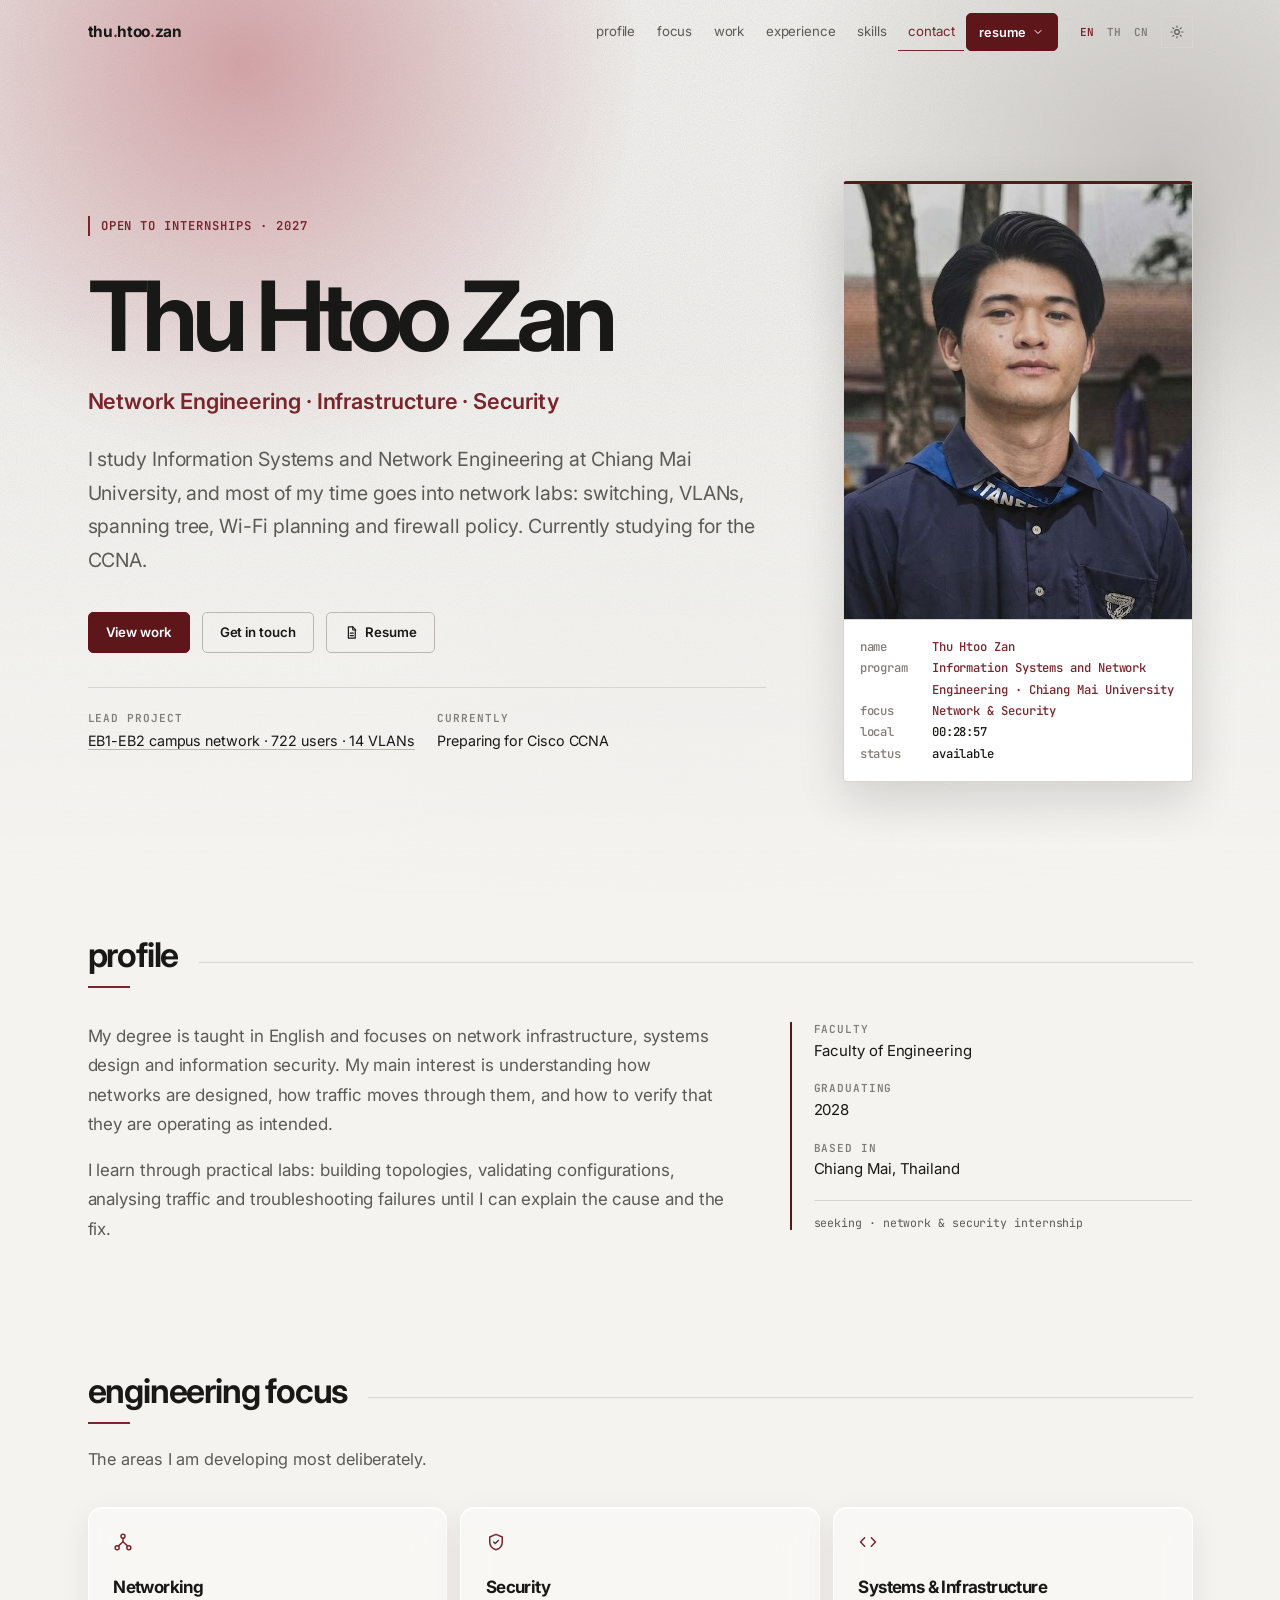
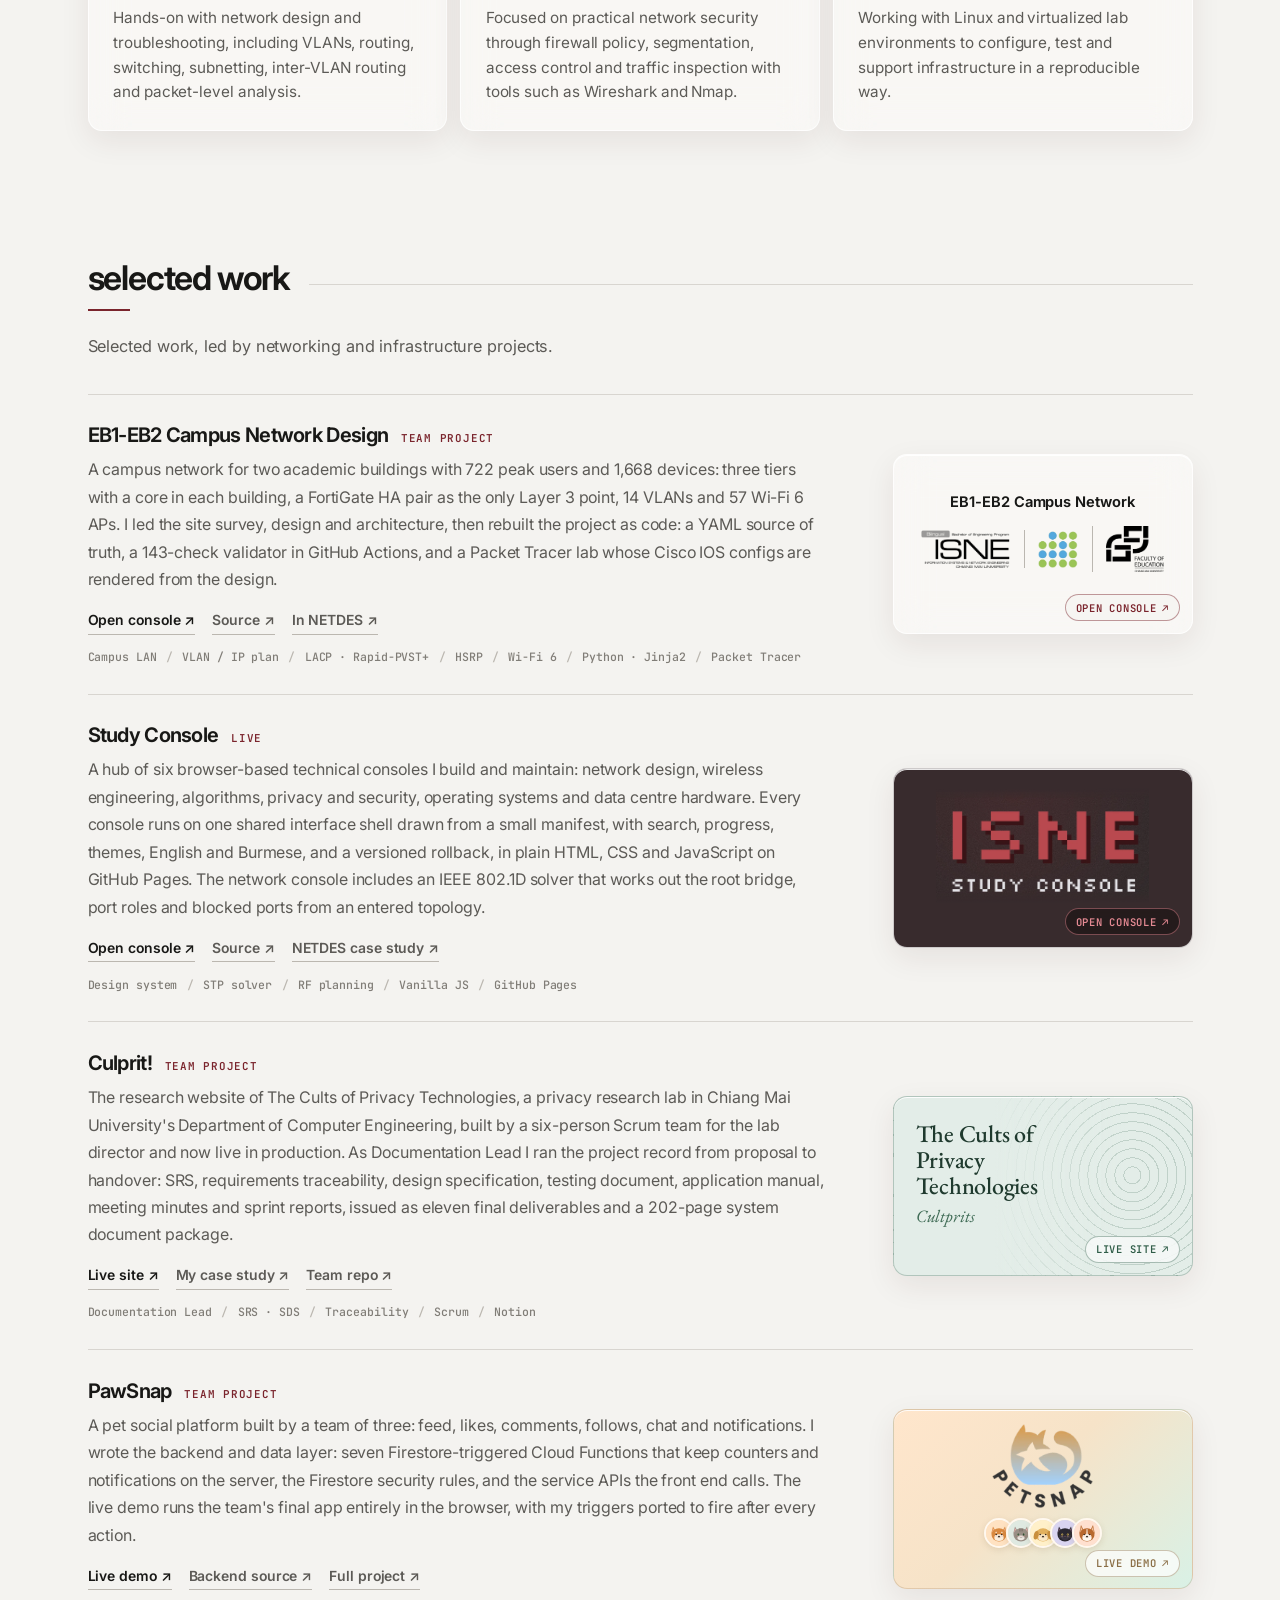
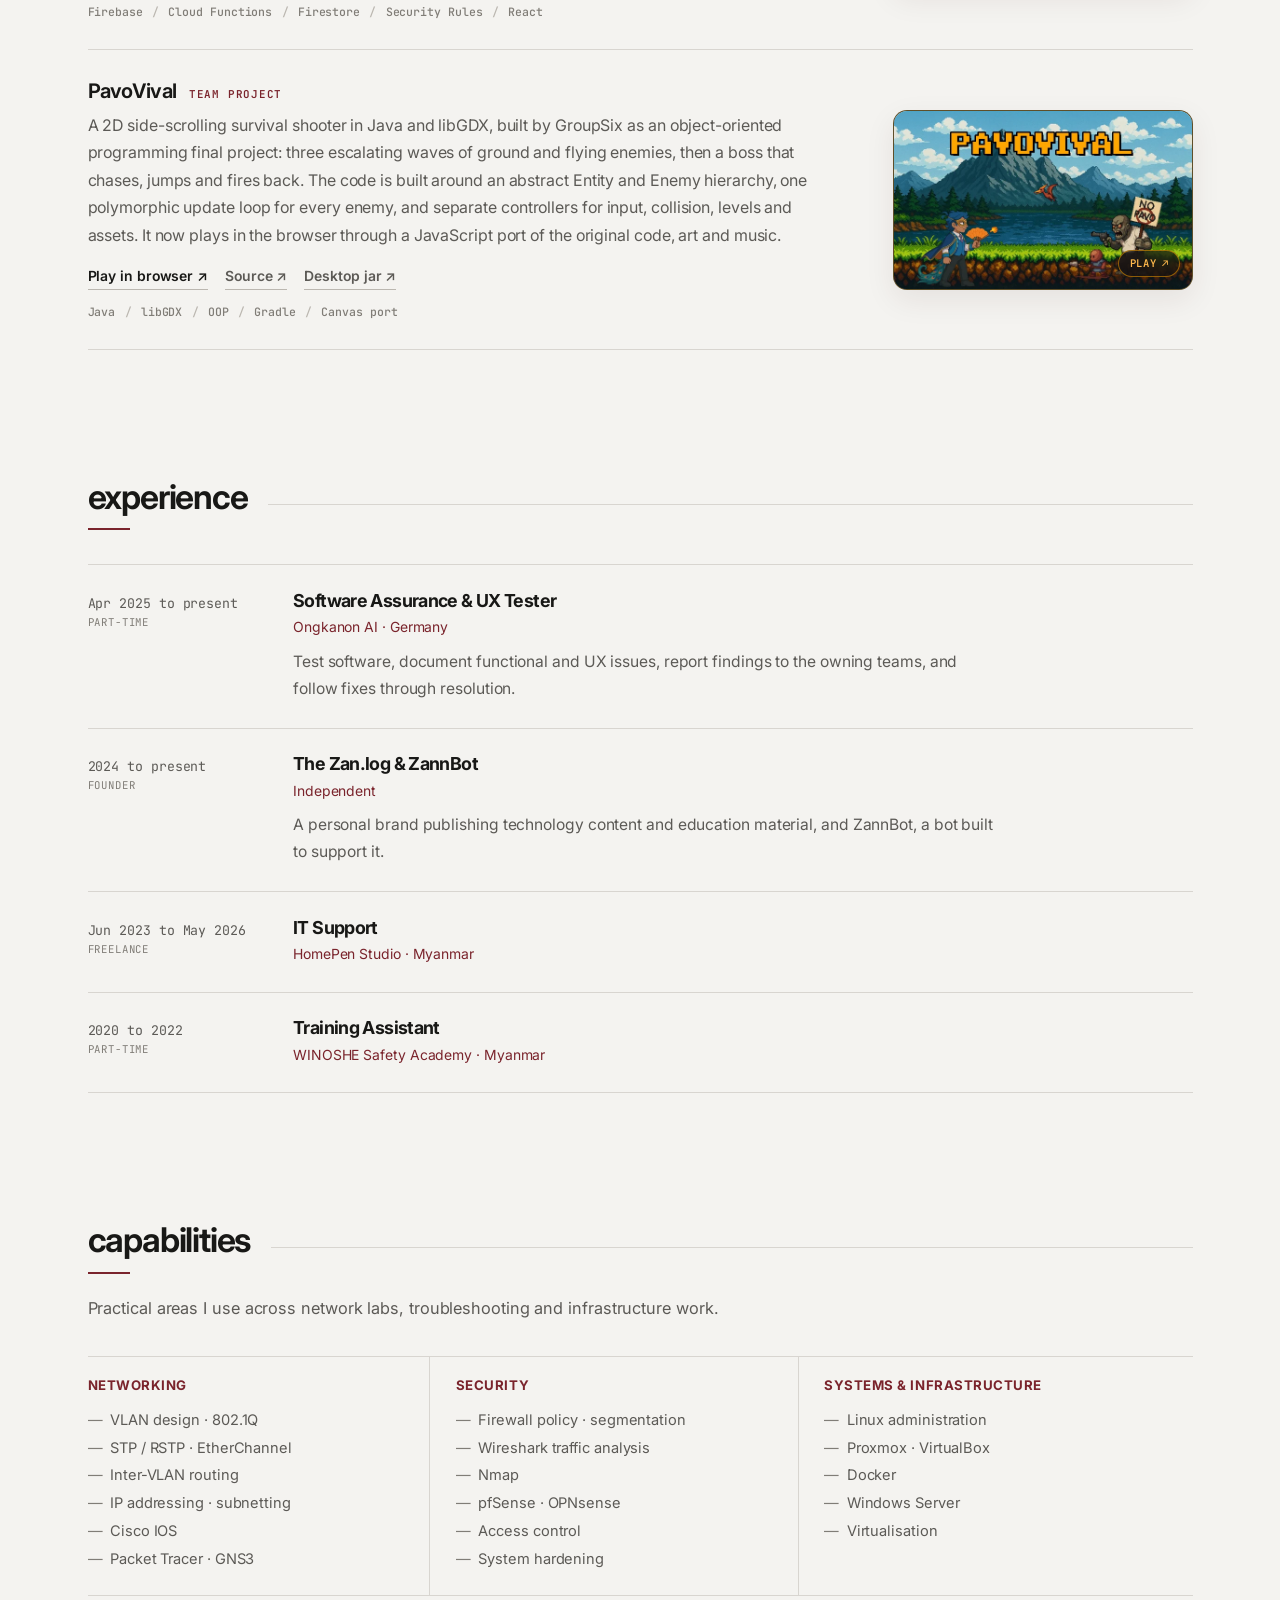
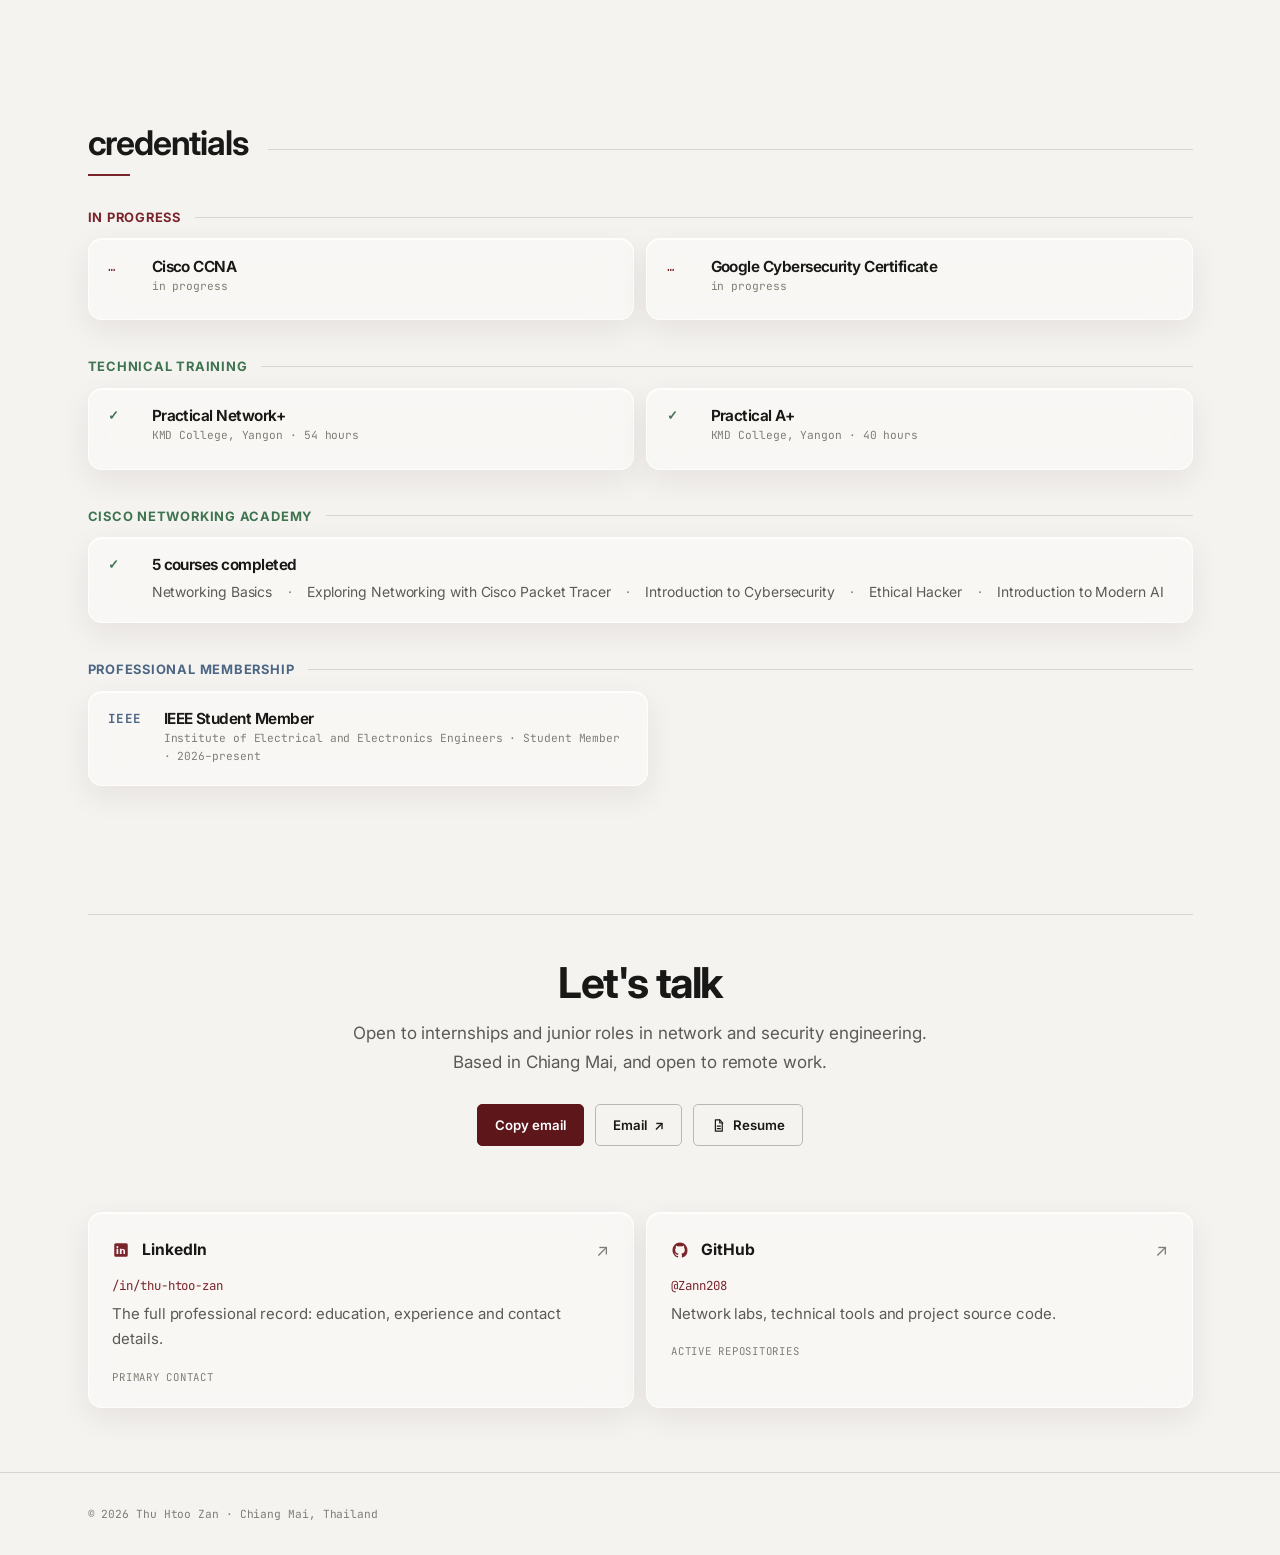
<file: index.html>
<!DOCTYPE html>
<html lang="en" data-theme="dark">
<head>
<meta charset="utf-8">
<meta name="viewport" content="width=device-width, initial-scale=1, viewport-fit=cover">

<title>Thu Htoo Zan — Network Engineering &amp; Infrastructure</title>
<meta name="description" content="Thu Htoo Zan — Information Systems &amp; Network Engineering student at Chiang Mai University focused on network design, infrastructure, troubleshooting and security. Open to internships.">
<meta name="author" content="Thu Htoo Zan">
<meta name="theme-color" content="#080808">
<meta name="color-scheme" content="dark light">

<meta property="og:type" content="profile">
<meta property="og:title" content="Thu Htoo Zan — Network Engineering &amp; Infrastructure">
<meta property="og:description" content="Network engineering student at Chiang Mai University building and troubleshooting network, infrastructure and security projects.">
<meta property="og:url" content="https://zann208.github.io/">
<meta property="og:image" content="https://zann208.github.io/og-image.jpg">
<meta property="og:image:type" content="image/jpeg">
<meta property="og:image:width" content="1200">
<meta property="og:image:height" content="630">
<meta property="og:image:alt" content="thu.htoo.zan portfolio: Network Engineering, Infrastructure, Security">
<meta name="twitter:card" content="summary_large_image">
<meta name="twitter:image" content="https://zann208.github.io/og-image.jpg">

<link rel="canonical" href="https://zann208.github.io/">
<link rel="icon" href="data:image/svg+xml,<svg xmlns='http://www.w3.org/2000/svg' viewBox='0 0 100 100'><rect width='100' height='100' rx='20' fill='%23080808'/><text y='.87em' x='50%25' text-anchor='middle' font-size='58' font-family='monospace' font-weight='bold' fill='%23ffffff'>z</text></svg>">

<link rel="preconnect" href="https://fonts.googleapis.com">
<link rel="preconnect" href="https://fonts.gstatic.com" crossorigin>
<link href="https://fonts.googleapis.com/css2?family=JetBrains+Mono:wght@400;500;600;700&family=Inter:wght@400;450;500;600&family=Noto+Sans+Thai:wght@400;500;600&family=Noto+Sans+SC:wght@400;500&family=EB+Garamond:ital,wght@0,500;1,400&display=swap" rel="stylesheet">

<script type="application/ld+json">
{
  "@context":"https://schema.org","@type":"Person",
  "name":"Thu Htoo Zan","url":"https://zann208.github.io/",
  "email":"mailto:thuhtoozan_1@cmu.ac.th",
  "jobTitle":"Information Systems & Network Engineering Student",
  "alumniOf":{"@type":"CollegeOrUniversity","name":"Chiang Mai University",
    "department":"Chiang Mai International Engineering School — Information Systems and Network Engineering"},
  "address":{"@type":"PostalAddress","addressLocality":"Chiang Mai","addressCountry":"TH"},
  "knowsAbout":["Network Engineering","Computer Networking","Routing and Switching","VLAN Segmentation","Spanning Tree Protocol","Wireless Networking","Network Troubleshooting","Network Security","Traffic Analysis","Firewall Configuration","Linux Systems Administration","Virtualization"],
  "memberOf":{"@type":"Organization","name":"IEEE — Institute of Electrical and Electronics Engineers"},
  "sameAs":["https://github.com/Zann208","https://www.linkedin.com/in/thu-htoo-zan-8866ab377/","https://www.instagram.com/the_zan.log/"]
}
</script>

<style>
/* PORTFOLIO_SYSTEM_V3 — Infrastructure Dossier */
:root{
  --bg:#080808;--surface:#0d0d0d;--surface-2:#131313;
  --line:#242424;--line-strong:#3a3a3a;
  --text:#f2f2f0;--muted:#b0b0ad;--quiet:#777773;
  --accent:#b34d56;--accent-strong:#7a242c;--accent-soft:rgba(179,77,86,.10);
  --hover:rgba(179,77,86,.075);--success:#86a28d;--progress:#cf6972;--planned:#b9a06a;--member:#8da3bd;
  --mono:"JetBrains Mono",ui-monospace,"SFMono-Regular",Menlo,Consolas,monospace;
  --sans:"Inter","Noto Sans Thai","Noto Sans SC",system-ui,-apple-system,"Segoe UI",Roboto,sans-serif;
  --max:1120px;--radius:5px;--ease:cubic-bezier(.22,1,.36,1);
}
[data-theme="light"]{
  --bg:#f4f3f0;--surface:#fff;--surface-2:#eceae6;
  --line:#d8d5d0;--line-strong:#bbb7b0;
  --text:#181816;--muted:#5c5a56;--quiet:#807d77;
  --accent:#7a242c;--accent-strong:#5d171b;--accent-soft:rgba(122,36,44,.07);
  --hover:rgba(122,36,44,.055);--success:#3f7450;--progress:#7a242c;--planned:#7b6129;--member:#4d6684;
}
*,*::before,*::after{box-sizing:border-box}
html{scroll-behavior:smooth;-webkit-text-size-adjust:100%}
body{margin:0;background:var(--bg);color:var(--text);font-family:var(--sans);font-size:1rem;line-height:1.72;letter-spacing:-.005em;-webkit-font-smoothing:antialiased;overflow-x:hidden}
a{color:inherit;text-decoration:none}
:focus-visible{outline:2px solid var(--accent);outline-offset:3px}
::selection{background:var(--accent);color:#fff}
h1,h2,h3,h4{margin:0;font-family:var(--sans);line-height:1.13;letter-spacing:-.035em}
p{margin:0 0 1rem}p:last-child{margin-bottom:0}
img,svg{max-width:100%}main,section,.wrap,.hero-grid,.hero-grid>*,.two>*,.pillars>*,.projects>*,.proj>*,.xp>*,.stack>*,.certs>*,.links>*{min-width:0}a,button{-webkit-tap-highlight-color:transparent}.mono{font-family:var(--mono)}
.wrap{max-width:var(--max);margin-inline:auto;padding-inline:clamp(1.25rem,4vw,2.5rem)}
.skip{position:absolute;left:-9999px;top:0;background:var(--accent-strong);color:#fff;padding:.7rem 1rem;z-index:200}.skip:focus{left:0}
.lbl{font:600 .68rem/1.4 var(--mono);letter-spacing:.11em;text-transform:uppercase;color:var(--quiet)}

nav{position:sticky;top:0;z-index:60;background:var(--bg);background:color-mix(in srgb,var(--bg) 92%,transparent);border-bottom:1px solid var(--line);backdrop-filter:blur(12px);-webkit-backdrop-filter:blur(12px)}
.nav-in{max-width:var(--max);margin:auto;padding:.78rem clamp(1.25rem,4vw,2.5rem);display:flex;align-items:center;gap:clamp(.6rem,1.6vw,1.25rem);min-width:0}
.brand{font-size:.91rem;font-weight:700;letter-spacing:-.02em;white-space:nowrap}.brand span{color:var(--accent)}
.nav-links{display:flex;align-items:center;gap:.1rem;margin-left:auto;min-width:0}
.nav-links a{font-size:.78rem;color:var(--muted);padding:.4rem .58rem;border-bottom:1px solid transparent;transition:color .18s,border-color .18s}
.nav-links a.on{color:var(--accent);border-bottom-color:var(--accent)}
.lang{display:flex;border-left:1px solid var(--line);margin-left:.3rem;padding-left:.5rem}
.lang button{border:0;background:none;color:var(--quiet);font:600 .65rem var(--mono);padding:.38rem .38rem;cursor:pointer}.lang button[aria-pressed="true"]{color:var(--accent)}
.tog{border:1px solid var(--line);background:transparent;color:var(--muted);width:32px;height:32px;display:grid;place-items:center;cursor:pointer;margin-left:.25rem;transition:border-color .18s,color .18s,background .18s}.tog svg{width:14px;height:14px}

section{padding:clamp(4rem,8vw,6.5rem) 0;scroll-margin-top:64px}
.shead{display:grid;grid-template-columns:auto 1fr;align-items:center;gap:1.2rem;margin-bottom:2rem}
.shead h2{font-size:clamp(1.45rem,3vw,2rem);font-weight:650;justify-self:start;transition:color .22s var(--ease)}.shead h2::after{content:"";display:block;width:42px;max-width:100%;height:2px;background:var(--accent);margin-top:.7rem;transition:width .24s var(--ease)}
.shead .rule{height:1px;background:var(--line)}.shead .n{display:none}
.sub{color:var(--muted);font-size:.96rem;max-width:66ch;margin:-.8rem 0 2rem}

.hero{padding-top:clamp(4.4rem,9vw,7rem);padding-bottom:clamp(3.5rem,7vw,5.5rem)}
.hero-grid{display:grid;grid-template-columns:minmax(0,1fr) 350px;gap:clamp(2.4rem,6vw,5rem);align-items:center}
.availability,.pill{display:inline-block;color:var(--accent);font:600 .72rem var(--mono);letter-spacing:.08em;text-transform:uppercase;border-left:2px solid var(--accent);padding:.12rem 0 .12rem .65rem;margin-bottom:1.5rem;background:none!important;border-radius:0!important}
.dot{display:none}.hero h1{font-size:clamp(3rem,8vw,5.7rem);font-weight:650;letter-spacing:-.065em;margin-bottom:.7rem}
.role{font-size:clamp(1.05rem,2.3vw,1.28rem);color:var(--accent);margin-bottom:1.35rem;font-weight:600;min-height:0;font-family:var(--sans)}
.role::after{content:"";display:inline-block;width:.52em;height:.84em;margin-left:.2em;background:var(--accent);vertical-align:-.07em;animation:roleCursor 1.1s steps(1,end) infinite}
@keyframes roleCursor{0%,48%{opacity:1}49%,100%{opacity:0}}
.role .cur{display:none}.lede{font-size:clamp(1.03rem,1.8vw,1.15rem);color:var(--muted);max-width:60ch;margin-bottom:2rem}.lede strong{color:var(--text)}
.cta{display:flex;gap:.7rem;flex-wrap:wrap;margin-bottom:2rem}.btn{font:600 .78rem var(--sans);padding:.7rem 1rem;border:1px solid var(--line-strong);color:var(--text);background:transparent;cursor:pointer;display:inline-flex;align-items:center;gap:.4rem;border-radius:var(--radius);transition:background .18s,border-color .18s,color .18s,transform .18s}.btn.pri{background:var(--accent-strong);border-color:var(--accent-strong);color:#fff}
.now{display:grid;grid-template-columns:repeat(2,minmax(0,1fr));gap:1.25rem;padding-top:1.35rem;border-top:1px solid var(--line)}.now div{display:flex;flex-direction:column;gap:.2rem}.now b{font:600 .65rem var(--mono);letter-spacing:.09em;text-transform:uppercase;color:var(--quiet)}.now em{font-style:normal;font-size:.84rem;color:var(--text)}
.badge{margin:0;border:1px solid var(--line);border-top:3px solid var(--accent-strong);background:var(--surface);border-radius:4px;overflow:hidden;box-shadow:0 18px 48px rgba(0,0,0,.14);transition:border-color .24s,transform .24s,box-shadow .24s}.b-photo{position:relative;aspect-ratio:4/5;overflow:hidden;background:var(--surface-2)}.b-photo img{width:100%;height:100%;object-fit:cover;display:block;transition:transform .24s var(--ease)}.b-photo::after,.scan,.ret{display:none!important}.b-meta{padding:1rem .95rem .95rem;font:500 .72rem/1.75 var(--mono);color:var(--muted);border-top:1px solid var(--line)}.b-meta div{display:grid;grid-template-columns:62px minmax(0,1fr);gap:.6rem;align-items:start}.b-meta b{color:var(--quiet);font-weight:500}.b-meta em{font-style:normal;color:var(--text);overflow-wrap:anywhere}.b-meta div:nth-child(-n+3) em{color:var(--accent)}.b-meta .ok{color:var(--text)}

.two{display:grid;grid-template-columns:1.35fr .85fr;gap:clamp(2rem,5vw,4rem);align-items:start}.two p{color:var(--muted)}
.card,.facts{background:transparent;border:0;border-left:2px solid var(--accent-strong);border-radius:0;padding:0 0 0 1.25rem}.facts dl{margin:0;font-size:.88rem}.facts dt{font:600 .65rem var(--mono);letter-spacing:.08em;text-transform:uppercase;color:var(--quiet);margin-top:1rem}.facts dt:first-child{margin-top:0}.facts dd{margin:.15rem 0 0;color:var(--text)}.facts .foot{font:.68rem var(--mono);color:var(--muted);margin:1rem 0 0;padding-top:.8rem;border-top:1px solid var(--line)}

.pillars{display:grid;grid-template-columns:repeat(3,1fr);gap:1px;background:var(--line);border:1px solid var(--line)}.pil{background:var(--surface);border:0;border-radius:0;padding:1.45rem;margin:0;position:relative;transition:background .2s,color .2s}.pil::after{content:"";position:absolute;left:0;top:0;bottom:0;width:2px;background:var(--accent);transform:scaleY(0);transform-origin:bottom;transition:transform .24s var(--ease)}.pil:last-child{margin:0}.pil .ic{color:var(--accent);display:block;margin-bottom:1rem;transition:transform .24s var(--ease)}.pil .ic svg{width:20px;height:20px}.pil h3{font-size:1rem;margin-bottom:.5rem;transition:color .18s}.pil p{font-size:.9rem;color:var(--muted);line-height:1.62}

.projects{display:flex;flex-direction:column}.proj{display:grid;grid-template-columns:minmax(0,1fr);padding:1.75rem 0;border-top:1px solid var(--line);transition:background .2s,padding-left .24s var(--ease)}.proj:last-child{border-bottom:1px solid var(--line)}.proj .idx{display:none}.proj-top{display:flex;align-items:baseline;gap:.75rem;flex-wrap:wrap;margin-bottom:.55rem}.proj-top h3{font-size:1.18rem;font-weight:650}.proj p{font-size:.94rem;color:var(--muted);max-width:74ch;margin-bottom:.85rem}.badge-s{font:600 .64rem var(--mono);text-transform:uppercase;letter-spacing:.07em;color:var(--quiet);padding:0;border:0;background:none!important}.badge-s.live{color:var(--accent)}.plinks{display:flex;gap:1rem;flex-wrap:wrap;margin:.3rem 0 .85rem}.plinks a{font-size:.82rem;font-weight:600;color:var(--text);border-bottom:1px solid var(--line-strong);padding-bottom:.08rem}.plinks a.src{color:var(--muted)}.tags{display:flex;flex-wrap:wrap;gap:.55rem}.tag{font:500 .68rem var(--mono);color:var(--quiet);padding:0;border:0}.tag+.tag::before{content:"/";margin-right:.55rem;color:var(--line-strong)}

.exp{display:flex;flex-direction:column}.xp{display:grid;grid-template-columns:180px minmax(0,1fr);gap:1.5rem;padding:1.5rem 0;border-top:1px solid var(--line);transition:background .2s,padding-left .24s var(--ease)}.xp:last-child{border-bottom:1px solid var(--line)}.xp .when{font:.78rem var(--mono);color:var(--muted);padding-top:.15rem}.xp .when i{display:block;font-style:normal;font-size:.63rem;color:var(--quiet);text-transform:uppercase;letter-spacing:.08em;margin-top:.2rem}.xp h3{font-size:1.05rem}.xp .org{font-size:.82rem;color:var(--accent);margin-top:.25rem;display:block}.xp p{font-size:.92rem;color:var(--muted);margin:.55rem 0 0;max-width:70ch}
.stack{display:grid;grid-template-columns:repeat(3,1fr);border-top:1px solid var(--line);border-bottom:1px solid var(--line)}.st{background:transparent;border:0;border-right:1px solid var(--line);border-radius:0;padding:1.25rem 1.5rem 1.25rem 0;margin-right:1.5rem;transition:background .2s}.st:last-child{border-right:0;margin-right:0}.st h3{font-size:.78rem;color:var(--accent);margin-bottom:.8rem;letter-spacing:.04em;text-transform:uppercase;transition:color .18s}.st ul{list-style:none;margin:0;padding:0;font-size:.86rem;color:var(--muted);line-height:1.9}.st li{display:block}.st li::before{content:"—";color:var(--quiet);margin-right:.45rem}.note{font-size:.88rem;color:var(--quiet);margin-top:1.4rem;border-left:2px solid var(--line-strong);padding-left:1rem}
.cred-groups{display:grid;gap:2.3rem}.cred-group-head{display:flex;align-items:center;gap:.8rem;margin-bottom:.8rem}.cred-group-head::after{content:"";height:1px;flex:1;background:var(--line)}.cred-group-head h3{font-size:.76rem;letter-spacing:.06em;text-transform:uppercase;color:var(--muted);white-space:nowrap}.cred-group:not(.path):not(.membership) .cred-group-head h3{color:var(--success)}.cred-group.path .cred-group-head h3{color:var(--progress)}.cred-group.membership .cred-group-head h3{color:var(--member)}.certs{display:grid;grid-template-columns:repeat(auto-fit,minmax(240px,1fr));gap:1px;background:transparent;border:0}.cert{display:flex;align-items:flex-start;gap:.8rem;padding:1rem;background:var(--surface);border:1px solid var(--line);min-height:82px;transition:background .2s}.cert .mk{font:700 .74rem var(--mono);color:var(--quiet);min-width:30px;transition:color .18s,transform .2s}.cert.done.course .mk,.cert.done.training .mk{color:var(--success)}.cert.prog .mk{color:var(--progress)}.cert.todo .mk{color:var(--planned)}.cert.membership .mk{color:var(--member)}.cert h4{font-size:.9rem;font-weight:650;margin-bottom:.15rem;transition:color .18s}.cert span:not(.mk){font:.66rem var(--mono);color:var(--quiet)}.cert .ieee-mark{min-width:42px;letter-spacing:.025em}.cred-group.membership .certs{grid-template-columns:minmax(280px,560px);justify-content:start}

.links{display:grid;grid-template-columns:1fr 1fr;gap:1px;background:var(--line);border:1px solid var(--line)}.lnk{display:block;background:var(--surface);padding:1.35rem;color:var(--text);position:relative;transition:background .2s}.lnk::before{display:none}.lnk-top{display:flex;align-items:center;gap:.7rem;margin-bottom:.7rem}.lnk-top svg.pf{width:18px;height:18px;color:var(--accent)}.lnk-top b{font-size:.92rem;transition:color .18s}.lnk-top .ar{margin-left:auto;color:var(--quiet);transition:color .18s,transform .2s}.lnk .h{font:.73rem var(--mono);color:var(--accent);display:block;margin-bottom:.45rem}.lnk .d{font-size:.88rem;color:var(--muted)}.lnk .st8{font:.63rem var(--mono);text-transform:uppercase;letter-spacing:.07em;color:var(--quiet);margin-top:.7rem;display:block}.contact{border-top:1px solid var(--line);border-bottom:1px solid var(--line);padding:2.6rem 0;text-align:center}.contact::before{display:none}.contact h2{font-size:clamp(1.6rem,4vw,2.5rem);margin-bottom:.7rem}.contact p{color:var(--muted);max-width:56ch;margin:0 auto 1.6rem}.soc{display:flex;justify-content:center;gap:.65rem;flex-wrap:wrap}.contact #copied{font:.72rem var(--mono);color:var(--accent);margin:1rem auto 0;height:1.2em;opacity:0}.contact #copied.show{opacity:1}
footer{border-top:1px solid var(--line);padding:2rem 0}.foot{display:flex;justify-content:space-between;gap:1rem;flex-wrap:wrap;font:.66rem var(--mono);color:var(--quiet)}
.rev{opacity:1;transform:none}.resume-nav-btn{position:relative;height:38px;background:var(--accent-strong);border:1px solid var(--accent-strong);color:#fff;font:600 .75rem var(--sans);padding:0 .72rem;border-radius:var(--radius);box-shadow:none;display:inline-flex;align-items:center;justify-content:center;gap:.35rem;cursor:pointer;white-space:nowrap;transition:background .18s,border-color .18s,transform .18s}.resume-nav-btn svg{width:12px;height:12px;flex:none;transition:transform .2s var(--ease)}.resume-nav-btn[aria-expanded="true"]{background:var(--accent);border-color:var(--accent);color:#fff}.resume-nav-btn[aria-expanded="true"] svg{transform:rotate(180deg)}.resume-hero-btn{color:var(--text);border-color:var(--line-strong);background:transparent}

/* RESPONSIVE_V4 — adaptive layout + input capability refinement */
@media (hover:hover) and (pointer:fine){
  .nav-links a:hover{color:var(--accent);border-bottom-color:var(--accent)}
  .tog:hover{border-color:var(--accent);color:var(--accent);background:var(--hover)}
  .btn:hover{border-color:var(--accent);background:var(--hover);color:var(--accent);transform:translateY(-1px)}
  .btn.pri:hover{background:var(--accent);border-color:var(--accent);color:#fff}
  .badge:hover{border-color:var(--accent);transform:translateY(-2px);box-shadow:0 22px 54px rgba(0,0,0,.19)}
  .badge:hover .b-photo img{transform:scale(1.018)}
  .shead h2:hover{color:var(--accent)}.shead h2:hover::after{width:100%}
  .pil:hover{background:var(--surface);background:color-mix(in srgb,var(--surface) 94%,var(--accent) 6%)}.pil:hover::after{transform:scaleY(1)}.pil:hover .ic{transform:translateY(-2px)}.pil:hover h3{color:var(--accent)}
  .proj:hover{background:var(--hover);padding-left:.45rem}.proj:hover h3{color:var(--accent)}
  .plinks a:hover{color:var(--accent);border-bottom-color:var(--accent)}
  .xp:hover{background:var(--hover);padding-left:.45rem}.xp:hover h3{color:var(--accent)}
  .st:hover{background:var(--surface);background:color-mix(in srgb,var(--surface) 94%,var(--accent) 6%)}.st:hover h3{color:var(--progress)}
  .cert:hover{background:var(--surface);background:color-mix(in srgb,var(--surface) 94%,var(--accent) 6%)}.cert:hover .mk{transform:translateX(2px)}.cert:hover h4{color:var(--accent)}
  .lnk:hover{background:var(--surface);background:color-mix(in srgb,var(--surface) 94%,var(--accent) 6%)}.lnk:hover .lnk-top b,.lnk:hover .ar{color:var(--accent)}.lnk:hover .ar{transform:translate(2px,-2px)}
  .resume-nav-btn:hover{background:var(--accent);border-color:var(--accent);color:#fff;transform:translateY(-1px)}
  .resume-hero-btn:hover,.resume-action:hover{border-color:var(--accent);background:var(--hover);color:var(--accent)}
}
@media (hover:none),(pointer:coarse){
  .nav-links a:active,.tog:active,.btn:active,.resume-action:active{background:var(--hover);color:var(--accent);border-color:var(--accent)}
  .btn.pri:active,.resume-nav-btn:active{background:var(--accent);border-color:var(--accent);color:#fff}
  .resume-nav-btn::before{content:"";position:absolute;inset:-3px -2px}
  .tog,.lang button{min-height:44px}
  .plinks a{min-height:44px;display:inline-flex;align-items:center}
  .lnk{min-height:44px}
  .proj:active,.xp:active{background:var(--hover)}.pil:active,.st:active,.cert:active,.lnk:active{background:var(--surface);background:color-mix(in srgb,var(--surface) 94%,var(--accent) 6%)}
  .proj:active h3,.xp:active h3,.pil:active h3,.cert:active h4,.lnk:active .lnk-top b,.lnk:active .ar{color:var(--accent)}
  .pil:active::after{transform:scaleY(1)}.pil:active .ic,.cert:active .mk{transform:translateX(2px)}
  .lnk:active .ar{transform:translate(2px,-2px)}
  .badge:active{border-color:var(--accent);transform:translateY(-1px)}
  .badge:active .b-photo img{transform:scale(1.006)}
  .shead h2:active{color:var(--accent)}.shead h2:active::after{width:100%}
}
@media (max-width:1080px){
  .nav-links a[href="#about"],.nav-links a[href="#focus"],.nav-links a[href="#stack"]{display:none}
}
@media (max-width:900px){
  .nav-links a:not(.keep){display:none}
  .hero-grid{grid-template-columns:1fr;gap:2.5rem}
  .badge{width:min(330px,100%);justify-self:center}
  .two{grid-template-columns:1fr}
  .certs{grid-template-columns:repeat(auto-fit,minmax(min(240px,100%),1fr))}
}
@media (max-width:760px){
  .wrap,.nav-in{padding-inline:clamp(1rem,4.5vw,1.5rem)}
  section{padding:clamp(3rem,9vw,4rem) 0}
  .hero{padding-top:clamp(3.25rem,10vw,4.5rem);padding-bottom:3.5rem}
  .hero h1{font-size:clamp(2.65rem,13vw,4.4rem)}
  .lede{font-size:clamp(1rem,3.9vw,1.08rem)}
  .pillars{grid-template-columns:1fr}.pil{border:0;margin:0;padding:1.2rem}
  .xp{grid-template-columns:1fr;gap:.35rem;padding:1.25rem 0}
  .stack{grid-template-columns:1fr}.st{border-right:0;border-bottom:1px solid var(--line);margin:0;padding:1.1rem 0}.st:last-child{border-bottom:0}
  .links{grid-template-columns:1fr}
  .proj{padding:1.35rem 0}.proj-top{align-items:flex-start}.proj-top h3{overflow-wrap:anywhere}
  .plinks{gap:.25rem 1rem}.tags{gap:.35rem .5rem}
  .nav-in{gap:.45rem}.nav-links{gap:.08rem}.nav-links a.keep[href="#contact"]{display:none}
  .resume-nav-btn{height:38px;padding:0 .6rem}
  .lang{margin-left:.1rem;padding-left:.3rem}.lang button{padding:.38rem .34rem}
  .tog{width:38px;height:38px;margin-left:.1rem}
  .contact{padding:2.25rem 0}
  .resume-backdrop{padding:.5rem;overflow:hidden}.resume-shell{height:calc(100dvh - 1rem);max-height:none;overflow:hidden;border-radius:5px;display:flex;flex-direction:column}
  .resume-toolbar{flex:0 0 auto;gap:.5rem;padding:.65rem .7rem}.resume-action{min-height:40px}.resume-action .action-word{display:none}
  .resume-stage{flex:1 1 auto;min-height:0;overflow-y:auto;-webkit-overflow-scrolling:touch;overscroll-behavior:contain;padding:.45rem}
}
@media (max-width:620px){
  .now{grid-template-columns:1fr;gap:.8rem}
  .shead{gap:.8rem;margin-bottom:1.6rem}.sub{margin-bottom:1.6rem}
  .badge{width:min(310px,100%)}
  .certs,.cred-group.membership .certs{grid-template-columns:minmax(0,1fr)}
  .cert{min-height:0}
}
@media (max-width:430px){
  .nav-in{padding-inline:.8rem;gap:.3rem}
  .brand{font-size:.82rem}
  .nav-links{gap:0}.resume-nav-btn{height:36px;font-size:.7rem;padding:0 .5rem;gap:.25rem}
  .resume-nav-btn svg{width:10px;height:10px}
  .lang{padding-left:.22rem;margin-left:0}.lang button{font-size:.6rem;padding:.25rem .28rem;min-width:29px}
  .tog{width:36px;height:36px;margin-left:.05rem}
  .cta{gap:.55rem}.btn{min-height:42px;padding:.66rem .85rem}
  .b-meta{font-size:.7rem;line-height:1.62}
  .contact p{padding-inline:.25rem}
  .resume-toolbar-copy b{font-size:.74rem}
}
@media (max-width:360px){
  .nav-in{padding-inline:.65rem}.brand{font-size:.78rem}
  .resume-nav-btn{padding-inline:.42rem}
  .lang button{min-width:27px;padding-inline:.2rem}
  .b-meta div{grid-template-columns:1fr;gap:.05rem;padding:.18rem 0}
  .b-meta b{font-size:.64rem;letter-spacing:.04em}
  .soc .btn{width:100%;justify-content:center}
}

@media(prefers-reduced-motion:reduce){html{scroll-behavior:auto}*,*::before,*::after{animation:none!important;transition:none!important}}
@media print{nav,.cta{display:none!important}}


/* TOUCH_INTERACTION_V5 — persistent touch feedback for mobile/WebViews */
@media (hover:none),(pointer:coarse){
  .touch-hit{background:var(--hover)!important}
  .touch-hit.proj,.touch-hit.xp{padding-left:.35rem}
  .touch-hit.proj h3,.touch-hit.xp h3,.touch-hit.pil h3,.touch-hit.cert h4,.touch-hit.lnk .lnk-top b,.touch-hit.lnk .ar{color:var(--accent)!important}
  .touch-hit.pil::after{transform:scaleY(1)!important}
  .touch-hit.pil .ic{transform:translateY(-2px)!important}
  .touch-hit.cert .mk{transform:translateX(2px)!important}
  .touch-hit.lnk .ar{transform:translate(2px,-2px)!important}
  .touch-hit.badge{border-color:var(--accent)!important;transform:translateY(-1px)}
  .touch-hit.badge .b-photo img{transform:scale(1.006)!important}
  .touch-hit.shead h2{color:var(--accent)!important}
  .touch-hit.shead h2::after{width:100%!important}
  .touch-hit.btn,.touch-hit.resume-action,.touch-hit.tog,.touch-hit.resume-nav-btn{border-color:var(--accent)!important;color:var(--accent)!important;background:var(--hover)!important}
  .touch-hit.btn.pri,.touch-hit.resume-nav-btn{background:var(--accent)!important;color:#fff!important}
}
/* /TOUCH_INTERACTION_V5 */

/* /PORTFOLIO_SYSTEM_V3 */

/* RESUME_PORTAL_V3 */
.resume-backdrop{position:fixed;inset:0;z-index:120;background:rgba(0,0,0,.72);backdrop-filter:blur(9px);-webkit-backdrop-filter:blur(9px);display:none;align-items:flex-start;justify-content:center;padding:clamp(1rem,4vw,3rem);overflow:auto}
.resume-backdrop.open{display:flex}
.resume-shell{width:min(940px,100%);background:var(--surface);border:1px solid var(--line-strong);border-radius:7px;box-shadow:0 28px 90px rgba(0,0,0,.38);overflow:hidden;animation:resumeIn .24s var(--ease)}
@keyframes resumeIn{from{opacity:0;transform:translateY(10px) scale(.995)}to{opacity:1;transform:none}}
.resume-toolbar{display:flex;align-items:center;gap:1rem;padding:.78rem 1rem;border-bottom:1px solid var(--line);background:var(--surface);position:sticky;top:0;z-index:2}
.resume-toolbar-copy{min-width:0;flex:1}.resume-toolbar-copy b{display:block;font:650 .79rem var(--sans);color:var(--text)}
.resume-actions{display:flex;gap:.45rem;align-items:center}.resume-action{font:600 .72rem var(--sans);padding:.48rem .7rem;border-radius:4px;border:1px solid var(--line-strong);background:transparent;color:var(--muted);cursor:pointer;display:inline-flex;align-items:center;gap:.35rem;transition:color .18s,border-color .18s,background .18s}
.resume-close{width:32px;height:32px;padding:0;display:grid;place-items:center;font-size:1rem}.resume-stage{padding:clamp(.75rem,2vw,1.5rem);background:#d6d6d6}
@media print{body.resume-printing>*:not(#resumePortal){display:none!important}body.resume-printing #resumePortal{position:static!important;display:block!important;background:none!important;padding:0!important;overflow:visible!important}body.resume-printing .resume-shell{width:auto!important;border:0!important;box-shadow:none!important;border-radius:0!important}body.resume-printing .resume-toolbar{display:none!important}body.resume-printing .resume-stage{padding:0!important;background:#fff!important}@page{size:A4;margin:0}}
/* /RESUME_PORTAL_V3 */

/* RESUME_CLEAN_LAYOUT_V1 */
.resume-stage{background:#d6d6d6;overflow-x:hidden}
.resume-paper{width:min(794px,100%);max-width:100%;min-width:0;margin:0 auto;background:#fff;color:#171717;box-shadow:0 10px 32px rgba(0,0,0,.16);padding:38px 46px 34px;font-family:Arial,Helvetica,sans-serif;font-size:11.4px;line-height:1.31;min-height:1123px;overflow:hidden}
.resume-paper,.resume-paper *{box-sizing:border-box;min-width:0}
.resume-paper .resume-sec{padding:0;scroll-margin-top:0;margin-top:14px}
.resume-paper p{margin:0}
.resume-paper a{color:#222;text-decoration:none;border-bottom:1px solid #aaa}
.resume-paper a:hover{color:#000;border-bottom-color:#222}
.resume-head{text-align:center}
.resume-name{margin:0;color:#111;font-size:25px;line-height:1;font-weight:700;letter-spacing:.025em}
.resume-title{margin:7px 0 0;color:#252525;font-size:12.3px;line-height:1.23;font-weight:700}
.resume-contact-line{margin-top:8px;display:flex;align-items:center;justify-content:center;gap:.32rem .48rem;flex-wrap:wrap;color:#555;font-size:10.3px;line-height:1.25}
.resume-contact-line .sep{color:#aaa}
.resume-rule{height:1.5px;background:#171717;margin:13px 0 0}
.resume-sec h3{margin:0 0 6px;padding:0 0 4px;border-bottom:1px solid #9c9c9c;color:#171717;font-size:10.7px;line-height:1.2;font-weight:700;letter-spacing:.09em;text-transform:uppercase}
.resume-profile{color:#282828;line-height:1.34}
.resume-item,.resume-project{margin-top:7px}
.resume-item:first-of-type,.resume-project:first-of-type{margin-top:0}
.resume-item-top{display:grid;grid-template-columns:minmax(0,1fr) auto;gap:12px;align-items:baseline}
.resume-item-title{font-size:11.5px;line-height:1.24;color:#171717}
.resume-item-title strong{font-weight:700}
.resume-place{color:#555;font-weight:400}
.resume-date{white-space:nowrap;color:#333;font-size:10.6px;font-weight:700;text-align:right}
.resume-meta{margin-top:2px!important;color:#555;font-size:10.5px;line-height:1.26}
.resume-skill-grid{display:grid;gap:3px}
.resume-skill-row{display:grid;grid-template-columns:136px minmax(0,1fr);gap:8px;align-items:start}
.resume-skill-row b{font-weight:700;color:#1b1b1b}
.resume-skill-row span{color:#333;overflow-wrap:anywhere}
.resume-bullets{margin:3px 0 0;padding-left:16px}
.resume-bullets li{margin:1.5px 0;line-height:1.28;color:#2d2d2d;padding-left:1px}
.resume-project-top{display:grid;grid-template-columns:minmax(0,1fr) auto;gap:12px;align-items:baseline}
.resume-project-name{font-size:11.5px;font-weight:700;color:#171717;overflow-wrap:anywhere}
.resume-project-links{display:flex;gap:6px;white-space:nowrap;font-size:10px}
.resume-project-links a{font-weight:600}

/* Credentials: no separator chains and no fixed text column. */
.resume-cred-stack{display:grid;gap:8px}
.resume-cred-group{display:grid;grid-template-columns:124px minmax(0,1fr);gap:10px;align-items:start;padding-bottom:6px;border-bottom:1px solid #e2e2e2}
.resume-cred-group:last-child{border-bottom:0;padding-bottom:0}
.resume-cred-label{font-size:10.5px;line-height:1.25;font-weight:700;color:#1c1c1c}
.resume-cred-items{display:grid;grid-template-columns:repeat(2,minmax(0,1fr));gap:3px 14px}
.resume-cred-items.one{grid-template-columns:1fr}
.resume-cred-item{position:relative;padding-left:9px;color:#333;line-height:1.27;overflow-wrap:anywhere}
.resume-cred-item::before{content:"";position:absolute;left:0;top:.54em;width:3px;height:3px;border-radius:50%;background:#555}
.resume-cred-item strong{color:#222;font-weight:700}
.resume-cred-item small{display:block;margin-top:1px;color:#686868;font-size:9.7px;line-height:1.2}

@media(max-width:680px){
  .resume-paper{padding:27px 22px 25px;font-size:10.9px;min-height:auto}
  .resume-name{font-size:22px}.resume-title{font-size:11.4px}
  .resume-contact-line{font-size:9.6px}
  .resume-item-top,.resume-project-top{grid-template-columns:1fr;gap:2px}
  .resume-date{text-align:left;color:#555}
  .resume-project-links{white-space:normal;flex-wrap:wrap}
  .resume-skill-row{grid-template-columns:1fr;gap:1px}
  .resume-skill-row b{margin-top:2px}
  .resume-cred-group{grid-template-columns:1fr;gap:4px}
  .resume-cred-items{grid-template-columns:1fr}
  .resume-cred-label{font-size:10.3px}
}
@media(max-width:470px){
  .resume-stage{padding:.35rem!important}
  .resume-paper{padding:22px 16px 23px}
  .resume-contact-line{gap:.25rem .38rem}
  .resume-contact-line .sep{display:none}
  .resume-project-links{gap:5px}
}
@media print{
  body.resume-printing .resume-paper{padding:.36in .44in!important;font-size:8.65pt!important;line-height:1.25!important;color:#111!important;overflow:visible!important}
  body.resume-printing .resume-name{font-size:18.5pt!important}
  body.resume-printing .resume-title{font-size:9.4pt!important}
  body.resume-printing .resume-contact-line{font-size:7.8pt!important;margin-top:4.5pt!important}
  body.resume-printing .resume-rule{margin-top:8pt!important}
  body.resume-printing .resume-sec{margin-top:7.5pt!important}
  body.resume-printing .resume-sec h3{font-size:8.5pt!important;margin-bottom:4pt!important;padding-bottom:2.3pt!important}
  body.resume-printing .resume-item-title,body.resume-printing .resume-project-name{font-size:8.8pt!important}
  body.resume-printing .resume-date,body.resume-printing .resume-meta{font-size:7.9pt!important}
  body.resume-printing .resume-project-links{font-size:7.5pt!important}
  body.resume-printing .resume-bullets{margin-top:2pt!important}
  body.resume-printing .resume-bullets li{margin:.8pt 0!important}
  body.resume-printing .resume-skill-row{grid-template-columns:1.22in minmax(0,1fr)!important}
  body.resume-printing .resume-cred-stack{gap:4.5pt!important}
  body.resume-printing .resume-cred-group{grid-template-columns:1.12in minmax(0,1fr)!important;gap:6pt!important;padding-bottom:3.5pt!important}
  body.resume-printing .resume-cred-label{font-size:7.9pt!important}
  body.resume-printing .resume-cred-items{gap:1.5pt 8pt!important}
  body.resume-printing .resume-cred-item{font-size:7.9pt!important;line-height:1.2!important;padding-left:7pt!important}
  body.resume-printing .resume-cred-item small{font-size:7.1pt!important}
}
/* /RESUME_CLEAN_LAYOUT_V1 */

/* RESUME_ACCENT_V2 */
.resume-paper .resume-rule{background:#7a242c!important}
.resume-paper .resume-sec h3{color:#7a242c!important;border-bottom-color:#d8b9bb!important}
.resume-paper a,.resume-paper .resume-cred-label,.resume-paper .resume-project-links a{color:#7a242c!important}
.resume-paper .resume-cred-item::before{background:#7a242c!important}
.resume-toolbar{border-bottom-color:rgba(179,77,86,.35)!important}
@media print{body.resume-printing .resume-paper .resume-rule{background:#7a242c!important}body.resume-printing .resume-paper .resume-sec h3,body.resume-printing .resume-paper a,body.resume-printing .resume-paper .resume-cred-label{color:#7a242c!important}}
/* /RESUME_ACCENT_V2 */

/* STUDY_FIELD_V1: the Study Console hub's gradient field and film grain, with a pointer light.
   Fixed behind the page, transform-only animation, still under reduced motion. */
:root{--glow-1:#7a242c;--glow-2:#3b3638;--glow-3:#262224;--field-a:.32;--field-b:.38;--field-c:.26}
[data-theme="light"]{--glow-1:#a8424d;--glow-2:#a39d97;--glow-3:#c9c4be;--field-a:.44;--field-b:.55;--field-c:.42}
.pf-field{position:fixed;inset:0;z-index:-1;overflow:hidden;pointer-events:none;animation:pf-field-in 1.4s cubic-bezier(.2,.7,.2,1) both}
.pf-field i{position:absolute;width:62vmax;height:62vmax;border-radius:50%;will-change:transform}
.pf-field-a{top:-26vmax;left:-12vmax;opacity:var(--field-a);background:radial-gradient(closest-side,var(--glow-1),transparent);animation:pf-drift-a 34s ease-in-out infinite alternate}
.pf-field-b{top:-18vmax;right:-22vmax;opacity:var(--field-b);background:radial-gradient(closest-side,var(--glow-2),transparent);animation:pf-drift-b 41s ease-in-out infinite alternate}
.pf-field-c{bottom:-34vmax;left:22%;opacity:var(--field-c);background:radial-gradient(closest-side,var(--glow-3),transparent);animation:pf-drift-c 47s ease-in-out infinite alternate}
.pf-field::before{content:"";position:absolute;inset:0;z-index:1;opacity:.34;mix-blend-mode:soft-light;
  background-image:url("data:image/svg+xml,%3Csvg xmlns='http://www.w3.org/2000/svg' width='180' height='180'%3E%3Cfilter id='n'%3E%3CfeTurbulence type='fractalNoise' baseFrequency='.9' numOctaves='3' stitchTiles='stitch'/%3E%3CfeColorMatrix values='0 0 0 0 .5 0 0 0 0 .5 0 0 0 0 .5 0 0 0 1 0'/%3E%3C/filter%3E%3Crect width='100%25' height='100%25' filter='url(%23n)'/%3E%3C/svg%3E");
  background-size:180px 180px}
[data-theme="light"] .pf-field::before{mix-blend-mode:overlay}
.pf-field::after{content:"";position:absolute;inset:0;z-index:2;background:linear-gradient(180deg,transparent 0%,transparent 35%,color-mix(in srgb,var(--bg) 70%,transparent) 75%,var(--bg) 100%)}
.pf-spot{position:absolute;left:0;top:0;width:560px;height:560px;margin:-280px 0 0 -280px;border-radius:50%;pointer-events:none;z-index:1;
  background:radial-gradient(closest-side,color-mix(in srgb,var(--glow-1) 45%,transparent),transparent);opacity:0;transition:opacity .6s cubic-bezier(.2,.7,.2,1);will-change:transform}
[data-theme="light"] .pf-spot{background:radial-gradient(closest-side,color-mix(in srgb,var(--glow-1) 30%,transparent),transparent)}
.pf-spot.is-on{opacity:.7}
@keyframes pf-field-in{from{opacity:0}}
@keyframes pf-drift-a{to{transform:translate3d(14vmax,8vmax,0) scale(1.12)}}
@keyframes pf-drift-b{to{transform:translate3d(-12vmax,12vmax,0) scale(.9)}}
@keyframes pf-drift-c{to{transform:translate3d(-10vmax,-10vmax,0) scale(1.15)}}
@media(prefers-reduced-motion:reduce){.pf-field,.pf-field i{animation:none}}
@media print{.pf-field{display:none}}
/* FIELD_OG: dark theme reproduces the share image. Glow positions are the thumbnail's,
   mapped to the viewport (x and size in vw, y in vh), with only a slight drift. */
:root:not([data-theme="light"]){--field-a:.62;--field-b:.75;--field-c:.6}
:root:not([data-theme="light"]) .pf-field-a{width:81.7vw;height:81.7vw;left:-25vw;top:calc(11.1vh - 40.85vw);right:auto;bottom:auto;animation:pf-og-a 40s ease-in-out infinite alternate}
:root:not([data-theme="light"]) .pf-field-b{width:75vw;height:75vw;left:52.5vw;top:calc(103vh - 37.5vw);right:auto;bottom:auto;animation:pf-og-b 46s ease-in-out infinite alternate}
:root:not([data-theme="light"]) .pf-field-c{width:58.4vw;height:58.4vw;left:35.8vw;top:calc(74.6vh - 29.2vw);right:auto;bottom:auto;animation:pf-og-c 52s ease-in-out infinite alternate}
:root:not([data-theme="light"]) .pf-field{background:#080808}
:root:not([data-theme="light"]) .pf-field::before{opacity:.36}
:root:not([data-theme="light"]) .pf-field::after{background:linear-gradient(180deg,transparent 45%,rgba(8,8,8,.55) 100%)}
:root:not([data-theme="light"]) .pf-spot.is-on{opacity:.35}
@keyframes pf-og-a{to{transform:translate3d(2.5vw,1.5vh,0) scale(1.04)}}
@keyframes pf-og-b{to{transform:translate3d(-2vw,-1.5vh,0) scale(.97)}}
@keyframes pf-og-c{to{transform:translate3d(-1.5vw,1vh,0) scale(1.03)}}
/* portrait phones: same corners, sized to the long side so the glow is still visible */
@media (max-aspect-ratio:1/1){
  :root:not([data-theme="light"]) .pf-field-a{width:110vmax;height:110vmax;left:-62vmax;top:-66vmax}
  :root:not([data-theme="light"]) .pf-field-b{width:95vmax;height:95vmax;left:auto;right:-55vmax;top:auto;bottom:-55vmax}
  :root:not([data-theme="light"]) .pf-field-c{width:70vmax;height:70vmax;left:-5vmax;top:45vmax}
}
/* SCALE_V1: slightly larger at desktop sizes (about 6%). Phones keep the default. */
@media (min-width:900px){
  html{font-size:106.25%}
  :root{--max:1190px}
  .proj.feat{grid-template-columns:minmax(0,1fr) 320px}
}
/* NAV_V2: clear over the hero, frosted glass once scrolled; reaches under the status bar. */
nav{padding-top:env(safe-area-inset-top,0px);background:transparent;border-bottom:1px solid transparent;-webkit-backdrop-filter:none;backdrop-filter:none;transition:background .25s,border-color .25s,box-shadow .25s}
nav.scrolled{background:color-mix(in srgb,var(--bg) 58%,transparent);-webkit-backdrop-filter:blur(18px) saturate(150%);backdrop-filter:blur(18px) saturate(150%);border-bottom-color:color-mix(in srgb,var(--line) 80%,transparent);box-shadow:0 10px 30px rgba(0,0,0,.18)}
[data-theme="light"] nav.scrolled{box-shadow:0 8px 24px rgba(60,30,30,.07)}
@supports not ((backdrop-filter:blur(1px)) or (-webkit-backdrop-filter:blur(1px))){nav.scrolled{background:var(--bg)}}
@media print{nav{position:static}}
/* GLASS_V1: credential and connect entries as low-opacity frosted glass over the field. */
:root{--glass:rgba(255,255,255,.035);--glass-hi:rgba(255,255,255,.06);--glass-line:rgba(255,255,255,.08);--glass-edge:rgba(255,255,255,.07);--glass-shadow:0 10px 30px rgba(0,0,0,.22)}
[data-theme="light"]{--glass:rgba(255,255,255,.38);--glass-hi:rgba(255,255,255,.55);--glass-line:rgba(255,255,255,.75);--glass-edge:rgba(255,255,255,.9);--glass-shadow:0 10px 30px rgba(60,30,30,.08)}
.certs,.links{gap:.75rem;background:transparent;border:0}
.cert,.lnk{background:var(--glass);border:1px solid var(--glass-line);border-radius:14px;margin:0;
  -webkit-backdrop-filter:blur(18px) saturate(160%);backdrop-filter:blur(18px) saturate(160%);
  box-shadow:inset 0 1px 0 var(--glass-edge),var(--glass-shadow);
  transition:background .25s,border-color .25s,transform .25s var(--ease),box-shadow .25s}
.cert{padding:1.1rem 1.15rem}
.lnk{padding:1.35rem 1.4rem}
.cert span:not(.mk){display:block;line-height:1.6}
.st{transition:background .2s,padding-left .24s var(--ease)}
@media (hover:hover) and (pointer:fine){
  .st:hover{background:var(--hover);padding-left:.45rem}
  .cert:hover,.lnk:hover{background:var(--glass-hi);border-color:color-mix(in srgb,var(--accent) 38%,var(--glass-line));transform:translateY(-2px);padding-left:inherit}
  .cert:hover{padding-left:1.15rem}.lnk:hover{padding-left:1.4rem}
}
.st:active{background:var(--hover)}.cert:active,.lnk:active{background:var(--glass-hi)}
@media (prefers-reduced-motion:reduce){.cert:hover,.lnk:hover{transform:none}}
@supports not ((backdrop-filter:blur(1px)) or (-webkit-backdrop-filter:blur(1px))){.cert,.lnk{background:color-mix(in srgb,var(--surface) 82%,transparent)}}
@media print{.cert,.lnk{background:none;box-shadow:none;backdrop-filter:none}}
/* LAYOUT_V5: one card language (glass cards, open-row lists), project visuals, tighter rhythm. */
section{padding:clamp(2.75rem,5vw,4rem) 0}
.role::after{display:none}
.now a{color:var(--text);border-bottom:1px solid var(--line-strong)}
.now a:hover{color:var(--accent);border-color:var(--accent)}
/* focus pillars join the glass system */
.pillars{gap:.75rem;background:transparent;border:0}
.pil{background:var(--glass);border:1px solid var(--glass-line);border-radius:14px;
  -webkit-backdrop-filter:blur(18px) saturate(160%);backdrop-filter:blur(18px) saturate(160%);
  box-shadow:inset 0 1px 0 var(--glass-edge),var(--glass-shadow);transition:background .25s,border-color .25s,transform .25s var(--ease)}
.pil::after{display:none}
/* featured projects with a visual */
.proj.feat{grid-template-columns:minmax(0,1fr) minmax(0,.82fr);gap:clamp(1.5rem,3.5vw,2.75rem);align-items:center}
.proj.feat{grid-template-columns:minmax(0,1fr) 300px}
.thumb{position:relative;display:flex;flex-direction:column;align-items:center;justify-content:center;gap:.9rem;aspect-ratio:16/9.6;padding:1rem 1rem 2.4rem;
  border-radius:14px;overflow:hidden;color:var(--text);background:var(--glass);border:1px solid var(--glass-line);cursor:pointer;
  -webkit-backdrop-filter:blur(18px) saturate(160%);backdrop-filter:blur(18px) saturate(160%);
  box-shadow:inset 0 1px 0 var(--glass-edge),var(--glass-shadow);transition:transform .3s var(--ease),border-color .25s,box-shadow .3s}
.thumb-title{font:650 .86rem var(--sans);letter-spacing:-.005em;color:var(--text)}
.thumb-logos{display:flex;align-items:center;justify-content:center;gap:.8rem}
.thumb-logos img{display:block;width:auto;height:38px}
.thumb-logos .dots{height:38px}.thumb-logos .edu{height:46px}
.thumb-logos img+img{padding-left:.8rem;border-left:1px solid var(--line-strong)}
:root:not([data-theme="light"]) .thumb .ink{filter:invert(1) brightness(.92)}
.thumb.sc{padding:1.1rem 1.4rem 2.6rem;background:#382b2d}
.thumb.sc .sc-img{display:block;width:100%;height:100%;min-height:0;object-fit:contain;transition:transform .4s var(--ease);-webkit-mask-image:linear-gradient(90deg,transparent,#000 7%,#000 93%,transparent),linear-gradient(180deg,transparent,#000 10%,#000 90%,transparent);-webkit-mask-composite:source-in;mask-image:linear-gradient(90deg,transparent,#000 7%,#000 93%,transparent),linear-gradient(180deg,transparent,#000 10%,#000 90%,transparent);mask-composite:intersect}
.thumb.sc .thumb-cta{background:rgba(22,15,16,.55);color:#e58a93;border-color:rgba(229,138,147,.45)}
.thumb-cta{position:absolute;right:.7rem;bottom:.7rem;z-index:1;display:inline-flex;align-items:center;gap:.3rem;font:600 .62rem var(--mono);letter-spacing:.07em;text-transform:uppercase;
  padding:.32rem .6rem;border-radius:999px;color:var(--accent);background:color-mix(in srgb,var(--bg) 70%,transparent);border:1px solid color-mix(in srgb,var(--accent) 45%,transparent);
  -webkit-backdrop-filter:blur(8px);backdrop-filter:blur(8px);transition:background .2s,color .2s,border-color .2s}
.thumb-cta .ar{transition:transform .2s}
.thumb:focus-visible{outline:2px solid var(--accent);outline-offset:3px}
@media (hover:hover) and (pointer:fine){
  .thumb:hover{transform:translateY(-3px);border-color:color-mix(in srgb,var(--accent) 45%,var(--glass-line));box-shadow:inset 0 1px 0 var(--glass-edge),0 16px 40px rgba(0,0,0,.28)}
  .thumb:hover .thumb-cta{background:var(--accent-strong);border-color:var(--accent-strong);color:#fff}
  .thumb:hover .thumb-cta .ar{transform:translate(2px,-2px)}
  .thumb.sc:hover .sc-img{transform:scale(1.03)}
}
.thumb:active .thumb-cta{background:var(--accent-strong);color:#fff}
/* PavoVival thumbnail: the game's own pixel art */
.thumb.pv{padding:0;background:#1a2a3a;border-color:rgba(255,165,0,.3)}
.thumb.pv .pv-img{position:absolute;inset:0;width:100%;height:100%;object-fit:cover;image-rendering:auto;transition:transform .4s var(--ease)}
.thumb.pv .thumb-cta{color:#ffb84d;background:rgba(10,12,18,.62);border-color:rgba(255,165,0,.5)}
@media (hover:hover) and (pointer:fine){
  .thumb.pv:hover{border-color:rgba(255,165,0,.7)}
  .thumb.pv:hover .pv-img{transform:scale(1.04)}
  .thumb.pv:hover .thumb-cta{background:#ffa500;border-color:#ffa500;color:#111}
}
.thumb.pv:active .thumb-cta{background:#ffa500;color:#111}
/* PawSnap thumbnail in the app's own peach and mint */
.thumb.ps{gap:.55rem;padding:.9rem 1rem 2.5rem;border-color:rgba(139,111,71,.25);background:linear-gradient(135deg,#ffe6cc 0%,#f6e3c8 45%,#d9f1e6 100%)}
.ps-logo{display:block;width:auto;height:84px}
.ps-pets{display:flex}
.ps-pets img{width:30px;height:30px;border-radius:50%;border:2px solid #fff8ef;box-shadow:0 2px 6px rgba(139,111,71,.18)}
.ps-pets img+img{margin-left:-8px}
.thumb.ps .thumb-cta{color:#8b6f47;background:rgba(255,255,255,.7);border-color:rgba(139,111,71,.4)}
@media (hover:hover) and (pointer:fine){
  .thumb.ps:hover{border-color:rgba(139,111,71,.6)}
  .thumb.ps:hover .thumb-cta{background:#8b6f47;border-color:#8b6f47;color:#fff}
}
.thumb.ps:active .thumb-cta{background:#8b6f47;color:#fff}
/* Culprit thumbnail in the lab site's own style */
#work .minis{grid-template-columns:repeat(2,minmax(0,1fr))}
.thumb.cp{align-items:flex-start;justify-content:center;gap:.35rem;padding:1.2rem 1.3rem 2.6rem;color:#1f3a2e;border-color:rgba(47,93,72,.28);
  background:linear-gradient(90deg,#e3ede8 34%,rgba(227,237,232,0) 78%),repeating-radial-gradient(circle at 80% 44%,transparent 0 8px,rgba(47,93,72,.2) 8px 9px),#e3ede8}
.cp-title{font:500 1.42rem/1.08 "EB Garamond",Garamond,Georgia,serif;letter-spacing:-.01em;max-width:13ch}
.cp-sub{font:italic 400 1.02rem "EB Garamond",Garamond,Georgia,serif;color:#3f6b55}
.thumb.cp .thumb-cta{color:#2f5d48;background:rgba(255,255,255,.62);border-color:rgba(47,93,72,.38)}
@media (hover:hover) and (pointer:fine){
  .thumb.cp:hover{border-color:rgba(47,93,72,.55)}
  .thumb.cp:hover .thumb-cta{background:#2f5d48;border-color:#2f5d48;color:#fff}
}
.thumb.cp:active .thumb-cta{background:#2f5d48;color:#fff}
@media (max-width:900px){#work .minis{grid-template-columns:minmax(0,1fr)}}
/* other projects as compact glass cards */
.others-h{font:600 .76rem var(--sans);letter-spacing:.06em;text-transform:uppercase;color:var(--muted);margin:2.6rem 0 .9rem;display:flex;align-items:center;gap:.8rem}
.others-h::after{content:"";height:1px;flex:1;background:var(--line)}
.minis{display:grid;grid-template-columns:repeat(3,minmax(0,1fr));gap:.75rem}
.proj.mini{border:1px solid var(--glass-line)!important;border-radius:14px;padding:1.2rem 1.25rem;background:var(--glass);
  -webkit-backdrop-filter:blur(18px) saturate(160%);backdrop-filter:blur(18px) saturate(160%);
  box-shadow:inset 0 1px 0 var(--glass-edge),var(--glass-shadow);transition:background .25s,border-color .25s,transform .25s var(--ease)}
.proj.mini .proj-top h3{font-size:1rem}.proj.mini p{font-size:.84rem;line-height:1.6}.proj.mini .plinks{gap:.8rem}.proj.mini .plinks a{font-size:.76rem}
/* credentials */
.certs.one{grid-template-columns:minmax(0,1fr)}
.clist{list-style:none;margin:.35rem 0 0;padding:0;display:flex;flex-wrap:wrap;gap:.2rem .9rem;font-size:.82rem;color:var(--muted)}
.clist li+li::before{content:"·";margin-right:.9rem;color:var(--quiet)}
/* contact + links as one closing section */
#contact .contact{border-bottom:0;padding-bottom:1.6rem}
#contact .links{margin-top:.4rem}
@media (hover:hover) and (pointer:fine){
  .pil:hover,.proj.mini:hover{background:var(--glass-hi);border-color:color-mix(in srgb,var(--accent) 38%,var(--glass-line))!important;transform:translateY(-2px)}
  .proj.mini:hover{padding-left:1.25rem}
  .proj.feat:hover{background:transparent;padding-left:0}
}
.proj.feat:active{background:transparent}
@media (max-width:900px){.minis{grid-template-columns:minmax(0,1fr)}.proj.feat{grid-template-columns:minmax(0,1fr)}.thumb{order:-1;width:min(100%,340px)}}
@media (prefers-reduced-motion:reduce){.pil:hover,.proj.mini:hover,.thumb:hover{transform:none}}
@media print{.pil,.proj.mini,.thumb{background:none;box-shadow:none;backdrop-filter:none}}
</style>
</head>
<body>
<div class="pf-field" aria-hidden="true"><i class="pf-field-a"></i><i class="pf-field-b"></i><i class="pf-field-c"></i></div>
<a class="skip" href="#main">Skip to content</a>

<nav>
  <div class="nav-in">
    <a class="brand" href="#top">thu<span>.</span>htoo<span>.</span>zan</a>
    <div class="nav-links">
      <a href="#about" data-sc>profile</a>
      <a href="#focus" data-sc>focus</a>
      <a href="#work" data-sc>work</a>
      <a href="#experience" data-sc>experience</a>
      <a href="#stack" data-sc>skills</a>
      <a href="#contact" class="keep" data-sc>contact</a>
      <button class="resume-nav-btn keep" id="resumeOpen" type="button" aria-haspopup="dialog" aria-expanded="false" aria-controls="resumePortal" title="Preview resume">
        <span class="resume-word">resume</span>
        <svg viewBox="0 0 24 24" fill="none" stroke="currentColor" stroke-width="2" stroke-linecap="round" stroke-linejoin="round" aria-hidden="true"><path d="m6 9 6 6 6-6"/></svg>
      </button>
      <div class="lang" id="lang" role="group" aria-label="Site language">
        <button type="button" data-lang="en" aria-pressed="true">EN</button>
        <button type="button" data-lang="th" aria-pressed="false">TH</button>
        <button type="button" data-lang="zh" aria-pressed="false">CN</button>
      </div>
      <button class="tog" id="tog" aria-label="Toggle colour theme" title="Toggle theme">
        <svg viewBox="0 0 24 24" fill="none" stroke="currentColor" stroke-width="2" stroke-linecap="round">
          <circle cx="12" cy="12" r="4"/><path d="M12 2v2M12 20v2M2 12h2M20 12h2M4.9 4.9l1.4 1.4M17.7 17.7l1.4 1.4M4.9 19.1l1.4-1.4M17.7 6.3l1.4-1.4"/>
        </svg>
      </button>
    </div>
  </div>
</nav>

<main id="main">
<div id="top"></div>

<!-- ═══ HERO ═══ -->
<header class="hero wrap">
 <div class="hero-grid">
  <div>
    <span class="availability" data-i="pill">Open to internships · 2027</span>
    <h1>Thu Htoo Zan</h1>
    <p class="role" id="role">Network Engineering · Infrastructure · Security</p>
    <p class="lede" data-i="lede">
      I study Information Systems and Network Engineering at Chiang Mai University, and most of my time goes into network labs: switching, VLANs, spanning tree, Wi-Fi planning and firewall policy. Currently studying for the CCNA.
    </p>
    <div class="cta">
      <a class="btn pri" href="#work" data-i="cta1">View work</a>
      <a class="btn" href="#contact" data-i="cta2">Get in touch</a>
      <button class="btn resume-hero-btn" id="resumeHero" type="button" aria-haspopup="dialog" aria-controls="resumePortal">
        <svg viewBox="0 0 24 24" fill="none" stroke="currentColor" stroke-width="1.9" stroke-linecap="round" stroke-linejoin="round" aria-hidden="true" style="width:15px;height:15px"><path d="M7 3h7l4 4v14H7z"/><path d="M14 3v5h5"/><path d="M10 13h5M10 17h5"/></svg>
        Resume
      </button>
    </div>
    <div class="now">
      <div><b data-i="n3">lead project</b><em><a href="#work" data-i="n3v">EB1-EB2 campus network · 722 users · 14 VLANs</a></em></div>
      <div><b data-i="n2">currently</b><em data-i="n2v">Preparing for Cisco CCNA</em></div>
    </div>
  </div>

  <figure class="badge">
    <div class="b-photo">
      <img src="[data-uri]" width="600" height="750" alt="Thu Htoo Zan in Chiang Mai University uniform" decoding="async">
      
      <b class="ret tl" aria-hidden="true"></b><b class="ret tr" aria-hidden="true"></b>
      <b class="ret bl" aria-hidden="true"></b><b class="ret br" aria-hidden="true"></b>
    </div>
    <figcaption class="b-meta">
      <div><b data-i="b1">name</b><em>Thu Htoo Zan</em></div>
      <div><b data-i="b2">program</b><em data-i="b2v">Information Systems and Network Engineering · Chiang Mai University</em></div>
      <div><b data-i="b3">focus</b><em data-i="ns">Network &amp; Security</em></div>
      <div><b data-i="b4">local</b><em class="ok" id="clock">--:--:--</em></div>
      <div><b data-i="b5">status</b><em class="ok" data-i="avail">available</em></div>
    </figcaption>
  </figure>
 </div>
</header>

<!-- ═══ ABOUT ═══ -->
<section id="about" class="wrap rev">
  <div class="shead"><h2 data-sc>profile</h2><span class="rule"></span></div>
  <div class="two">
    <div>
      <p data-i="a1">
        My degree is taught in English and focuses on network infrastructure, systems design and
        information security. My main interest is understanding how networks are designed, how traffic
        moves through them, and how to verify that they are operating as intended.
      </p>
      <p data-i="a2">
        I learn through practical labs: building topologies, validating configurations, analysing
        traffic and troubleshooting failures until I can explain the cause and the fix.
      </p>
    </div>
    <aside class="card facts">
      <dl>
        <dt data-i="f2">faculty</dt><dd data-i="f2v">Faculty of Engineering</dd>
        <dt data-i="f3">graduating</dt><dd>2028</dd>
        <dt data-i="f4">based in</dt><dd data-i="f4v">Chiang Mai, Thailand</dd>
      </dl>
      <p class="foot" data-i="seek">seeking · network &amp; security internship</p>
    </aside>
  </div>
</section>

<!-- ═══ FOCUS ═══ -->
<section id="focus" class="wrap rev">
  <div class="shead"><h2 data-sc>engineering focus</h2><span class="rule"></span></div>
  <p class="sub" data-i="fsub">The areas I am developing most deliberately.</p>
  <div class="pillars">
    <article class="pil">
      <span class="ic"><svg viewBox="0 0 24 24" fill="none" stroke="currentColor" stroke-width="1.8" stroke-linecap="round" stroke-linejoin="round"><circle cx="12" cy="5" r="2.4"/><circle cx="5" cy="19" r="2.4"/><circle cx="19" cy="19" r="2.4"/><path d="M12 7.4v4.3M12 11.7 6.3 16.9M12 11.7l5.7 5.2"/></svg></span>
      <h3 data-i="p1t">Networking</h3>
      <p data-i="p1d">Hands-on with network design and troubleshooting, including VLANs, routing, switching, subnetting, inter-VLAN routing and packet-level analysis.</p>
    </article>
    <article class="pil">
      <span class="ic"><svg viewBox="0 0 24 24" fill="none" stroke="currentColor" stroke-width="1.8" stroke-linecap="round" stroke-linejoin="round"><path d="M12 2.8 4.5 6v6c0 4.6 3.2 8.1 7.5 9.2 4.3-1.1 7.5-4.6 7.5-9.2V6Z"/><path d="m9.2 12 1.9 1.9 3.7-3.8"/></svg></span>
      <h3 data-i="p2t">Security</h3>
      <p data-i="p2d">Focused on practical network security through firewall policy, segmentation, access control and traffic inspection with tools such as Wireshark and Nmap.</p>
    </article>
    <article class="pil">
      <span class="ic"><svg viewBox="0 0 24 24" fill="none" stroke="currentColor" stroke-width="1.8" stroke-linecap="round" stroke-linejoin="round"><path d="m8 17-5-5 5-5M16 7l5 5-5 5"/></svg></span>
      <h3 data-i="p3t">Systems &amp; Infrastructure</h3>
      <p data-i="p3d">Working with Linux and virtualized lab environments to configure, test and support infrastructure in a reproducible way.</p>
    </article>
  </div>
</section>

<!-- ═══ WORK ═══ -->
<section id="work" class="wrap rev">
  <div class="shead"><h2 data-sc>selected work</h2><span class="rule"></span></div>
  <p class="sub" data-i="wsub">Selected work, led by networking and infrastructure projects.</p>
  <div class="projects">

    <article class="proj feat">
      <div>
        <div class="proj-top"><h3>EB1-EB2 Campus Network Design</h3><span class="badge-s live" data-i="stTeam">team project</span></div>
        <p data-i="wEB">A campus network for two academic buildings with 722 peak users and 1,668 devices: three tiers with a core in each building, a FortiGate HA pair as the only Layer 3 point, 14 VLANs and 57 Wi-Fi 6 APs. I led the site survey, design and architecture, then rebuilt the project as code: a YAML source of truth, a 143-check validator in GitHub Actions, and a Packet Tracer lab whose Cisco IOS configs are rendered from the design.</p>
        <div class="plinks">
          <a href="https://zann208.github.io/NETDES-EB1-EB2-Campus-Design/" target="_blank" rel="noopener" data-i="lnLive">Open console <span class="ar">↗</span></a>
          <a class="src" href="https://github.com/Zann208/NETDES-EB1-EB2-Campus-Design" target="_blank" rel="noopener" data-i="lnSrc">Source <span class="ar">↗</span></a>
          <a class="src" href="https://zann208.github.io/netdes/#/project" target="_blank" rel="noopener" data-i="lnInNetdes">In NETDES <span class="ar">↗</span></a>
        </div>
        <div class="tags"><span class="tag">Campus LAN</span><span class="tag">VLAN / IP plan</span><span class="tag">LACP · Rapid-PVST+</span><span class="tag">HSRP</span><span class="tag">Wi-Fi 6</span><span class="tag">Python · Jinja2</span><span class="tag">Packet Tracer</span></div>
      </div>
      <a class="thumb" href="https://zann208.github.io/NETDES-EB1-EB2-Campus-Design/" target="_blank" rel="noopener" aria-label="Open the EB1-EB2 project console">
      <span class="thumb-title">EB1-EB2 Campus Network</span>
      <span class="thumb-logos">
        <img class="ink" src="projects/eb1-eb2/logo-isne.png" width="440" height="187" alt="ISNE, Chiang Mai University">
        <img class="dots" src="projects/eb1-eb2/logo-dots.webp" width="240" height="229" alt="">
        <img class="ink edu" src="projects/eb1-eb2/logo-edu.png" width="300" height="239" alt="Faculty of Education, Chiang Mai University">
      </span>
      <span class="thumb-cta" data-i="lnLive">Open console <span class="ar">↗</span></span>
    </a>
    </article>

    <article class="proj feat">
      <div>
        <div class="proj-top"><h3>Study Console</h3><span class="badge-s live" data-i="stLive">live</span></div>
        <p data-i="wSC">A hub of six browser-based technical consoles I build and maintain: network design, wireless engineering, algorithms, privacy and security, operating systems and data centre hardware. Every console runs on one shared interface shell drawn from a small manifest, with search, progress, themes, English and Burmese, and a versioned rollback, in plain HTML, CSS and JavaScript on GitHub Pages. The network console includes an IEEE 802.1D solver that works out the root bridge, port roles and blocked ports from an entered topology.</p>
        <div class="plinks">
          <a href="https://zann208.github.io/study/" target="_blank" rel="noopener" data-i="lnLive">Open console <span class="ar">↗</span></a>
          <a class="src" href="https://github.com/Zann208/study" target="_blank" rel="noopener" data-i="lnSrc">Source <span class="ar">↗</span></a>
          <a class="src" href="/projects/netdes/" data-i="lnNetCase">NETDES case study <span class="ar">↗</span></a>
        </div>
        <div class="tags"><span class="tag">Design system</span><span class="tag">STP solver</span><span class="tag">RF planning</span><span class="tag">Vanilla JS</span><span class="tag">GitHub Pages</span></div>
      </div>
      <a class="thumb sc" href="https://zann208.github.io/study/" target="_blank" rel="noopener" aria-label="Open Study Console">
      <img class="sc-img" src="projects/study/thumb.webp" width="916" height="494" alt="ISNE Study Console">
      <span class="thumb-cta" data-i="lnLive">Open console <span class="ar">↗</span></span>
    </a>
    </article>

    <article class="proj feat">
      <div>
        <div class="proj-top"><h3>Culprit!</h3><span class="badge-s live" data-i="stTeam">team project</span></div>
        <p data-i="wCulprit">The research website of The Cults of Privacy Technologies, a privacy research lab in Chiang Mai University's Department of Computer Engineering, built by a six-person Scrum team for the lab director and now live in production. As Documentation Lead I ran the project record from proposal to handover: SRS, requirements traceability, design specification, testing document, application manual, meeting minutes and sprint reports, issued as eleven final deliverables and a 202-page system document package.</p>
        <div class="plinks">
          <a href="https://www.culprits-mystery.party/" target="_blank" rel="noopener" data-i="lnLiveProd">Live site <span class="ar">↗</span></a>
          <a class="src" href="https://github.com/Zann208/Zann208/blob/main/projects/culprit.md" target="_blank" rel="noopener" data-i="lnCase">My case study <span class="ar">↗</span></a>
          <a class="src" href="https://github.com/Wyco68/CulpritWeb" target="_blank" rel="noopener" data-i="lnTeamRepo">Team repo <span class="ar">↗</span></a>
        </div>
        <div class="tags"><span class="tag">Documentation Lead</span><span class="tag">SRS · SDS</span><span class="tag">Traceability</span><span class="tag">Scrum</span><span class="tag">Notion</span></div>
      </div>
      <a class="thumb cp" href="https://www.culprits-mystery.party/" target="_blank" rel="noopener" aria-label="Open The Cults of Privacy Technologies website">
        <span class="cp-title">The Cults of Privacy Technologies</span>
        <span class="cp-sub">Cultprits</span>
        <span class="thumb-cta" data-i="lnLiveProd">Live site <span class="ar">↗</span></span>
      </a>
    </article>

    <article class="proj feat">
      <div>
        <div class="proj-top"><h3>PawSnap</h3><span class="badge-s live" data-i="stTeam">team project</span></div>
        <p data-i="wPaw">A pet social platform built by a team of three: feed, likes, comments, follows, chat and notifications. I wrote the backend and data layer: seven Firestore-triggered Cloud Functions that keep counters and notifications on the server, the Firestore security rules, and the service APIs the front end calls. The live demo runs the team's final app entirely in the browser, with my triggers ported to fire after every action.</p>
        <div class="plinks">
          <a href="pawsnap/" target="_blank" rel="noopener" data-i="lnDemo">Live demo <span class="ar">↗</span></a>
          <a class="src" href="https://github.com/Zann208/pawsnap-backend" target="_blank" rel="noopener" data-i="lnBackend">Backend source <span class="ar">↗</span></a>
          <a class="src" href="https://github.com/MawinSkalet/Petsnaps" target="_blank" rel="noopener" data-i="lnFullRepo">Full project <span class="ar">↗</span></a>
        </div>
        <div class="tags"><span class="tag">Firebase</span><span class="tag">Cloud Functions</span><span class="tag">Firestore</span><span class="tag">Security Rules</span><span class="tag">React</span></div>
      </div>
      <a class="thumb ps" href="pawsnap/" target="_blank" rel="noopener" aria-label="Open the PawSnap live demo">
        <img class="ps-logo" src="projects/pawsnap/logo.png" width="279" height="232" alt="PetSnap logo">
        <span class="ps-pets" aria-hidden="true"><img src="projects/pawsnap/mochi.svg" alt=""><img src="projects/pawsnap/pepper.svg" alt=""><img src="projects/pawsnap/biscuit.svg" alt=""><img src="projects/pawsnap/luna.svg" alt=""><img src="projects/pawsnap/nugget.svg" alt=""></span>
        <span class="thumb-cta" data-i="lnDemo">Live demo <span class="ar">↗</span></span>
      </a>
    </article>

    <article class="proj feat">
      <div>
        <div class="proj-top"><h3>PavoVival</h3><span class="badge-s live" data-i="stTeam">team project</span></div>
        <p data-i="w3d">A 2D side-scrolling survival shooter in Java and libGDX, built by GroupSix as an object-oriented programming final project: three escalating waves of ground and flying enemies, then a boss that chases, jumps and fires back. The code is built around an abstract Entity and Enemy hierarchy, one polymorphic update loop for every enemy, and separate controllers for input, collision, levels and assets. It now plays in the browser through a JavaScript port of the original code, art and music.</p>
        <div class="plinks">
          <a href="pavovival/" target="_blank" rel="noopener" data-i="lnPlay">Play in browser <span class="ar">↗</span></a>
          <a class="src" href="https://github.com/Zann208/pavovival" target="_blank" rel="noopener" data-i="lnSrc3">Source <span class="ar">↗</span></a>
          <a class="src" href="https://github.com/Zann208/pavovival/raw/main/lwjgl3/build/libs/PavoVival-1.0.0.jar" data-i="lnJar">Desktop jar <span class="ar">↗</span></a>
        </div>
        <div class="tags"><span class="tag">Java</span><span class="tag">libGDX</span><span class="tag">OOP</span><span class="tag">Gradle</span><span class="tag">Canvas port</span></div>
      </div>
      <a class="thumb pv" href="pavovival/" target="_blank" rel="noopener" aria-label="Play PavoVival in the browser">
        <img class="pv-img" src="projects/pavovival/thumb.webp" width="640" height="384" alt="PavoVival: Pavo facing a minion, a bird and the boss in front of a mountain lake">
        <span class="thumb-cta" data-i="lnPlay">Play <span class="ar">↗</span></span>
      </a>
    </article>

  </div>
</section>

<!-- ═══ EXPERIENCE ═══ -->
<section id="experience" class="wrap rev">
  <div class="shead"><h2 data-sc>experience</h2><span class="rule"></span></div>
  <div class="exp">

    <article class="xp">
      <div class="when">Apr 2025 <span data-i="xTo">to</span> <span data-i="xNow">present</span><i data-i="xPart">part-time</i></div>
      <div>
        <h3>Software Assurance &amp; UX Tester</h3>
        <span class="org">Ongkanon AI · Germany</span>
        <p data-i="x1d">Test software, document functional and UX issues, report findings to the owning teams, and follow fixes through resolution.</p>
      </div>
    </article>

    <article class="xp">
      <div class="when">2024 <span data-i="xTo2">to</span> <span data-i="xNow2">present</span><i data-i="xFound">founder</i></div>
      <div>
        <h3>The Zan.log &amp; ZannBot</h3>
        <span class="org" data-i="x2o">Independent</span>
        <p data-i="x2d">A personal brand publishing technology content and education material, and
          ZannBot, a bot built to support it.</p>
      </div>
    </article>

    <article class="xp">
      <div class="when">Jun 2023 <span data-i="xTo3">to</span> May 2026<i data-i="xFree">freelance</i></div>
      <div>
        <h3>IT Support</h3>
        <span class="org">HomePen Studio · Myanmar</span>
      </div>
    </article>

    <article class="xp">
      <div class="when">2020 <span data-i="xTo5">to</span> 2022<i data-i="xPart2">part-time</i></div>
      <div>
        <h3>Training Assistant</h3>
        <span class="org">WINOSHE Safety Academy · Myanmar</span>
      </div>
    </article>

  </div>
</section>

<!-- ═══ STACK ═══ -->
<section id="stack" class="wrap rev">
  <div class="shead"><h2 data-sc>capabilities</h2><span class="rule"></span></div>
  <p class="sub" data-i="ssub">Practical areas I use across network labs, troubleshooting and infrastructure work.</p>
  <div class="stack">
    <div class="st">
      <h3 data-i="p1t">Networking</h3>
      <ul><li>VLAN design · 802.1Q</li><li>STP / RSTP · EtherChannel</li><li>Inter-VLAN routing</li>
        <li>IP addressing · subnetting</li><li>Cisco IOS</li><li>Packet Tracer · GNS3</li></ul>
    </div>
    <div class="st">
      <h3 data-i="p2t">Security</h3>
      <ul><li>Firewall policy · segmentation</li><li>Wireshark traffic analysis</li><li>Nmap</li>
        <li>pfSense · OPNsense</li><li>Access control</li><li>System hardening</li></ul>
    </div>
    <div class="st">
      <h3 data-i="s3">Systems &amp; Infrastructure</h3>
      <ul><li>Linux administration</li><li>Proxmox · VirtualBox</li><li>Docker</li>
        <li>Windows Server</li><li>Virtualisation</li></ul>
    </div>
  </div>
</section>

<!-- ═══ CREDENTIALS ═══ -->
<section id="certs" class="wrap rev">
  <div class="shead"><h2 data-sc>credentials</h2><span class="rule"></span></div>
  <div class="cred-groups">

    <div class="cred-group path">
      <div class="cred-group-head"><h3 data-i="cgPath">In progress</h3></div>
      <div class="certs">
        <div class="cert prog"><span class="mk" aria-hidden="true">…</span><div><h4>Cisco CCNA</h4><span data-i="cProg">in progress</span></div></div>
        <div class="cert prog"><span class="mk" aria-hidden="true">…</span><div><h4>Google Cybersecurity Certificate</h4><span data-i="cProg2">in progress</span></div></div>
      </div>
    </div>

    <div class="cred-group">
      <div class="cred-group-head"><h3 data-i="cgTraining">Technical training</h3></div>
      <div class="certs">
        <div class="cert done training"><span class="mk" aria-hidden="true">✓</span><div><h4>Practical Network+</h4><span data-i="kNet">KMD College, Yangon · 54 hours</span></div></div>
        <div class="cert done training"><span class="mk" aria-hidden="true">✓</span><div><h4>Practical A+</h4><span data-i="kApl">KMD College, Yangon · 40 hours</span></div></div>
      </div>
    </div>

    <div class="cred-group">
      <div class="cred-group-head"><h3 data-i="cgCisco">Cisco Networking Academy</h3></div>
      <div class="certs one">
        <div class="cert done course"><span class="mk" aria-hidden="true">✓</span><div><h4 data-i="cAcadN">5 courses completed</h4><ul class="clist"><li>Networking Basics</li><li>Exploring Networking with Cisco Packet Tracer</li><li>Introduction to Cybersecurity</li><li>Ethical Hacker</li><li>Introduction to Modern AI</li></ul></div></div>
      </div>
    </div>

    <div class="cred-group membership">
      <div class="cred-group-head"><h3 data-i="cgMembership">Professional membership</h3></div>
      <div class="certs">
        <div class="cert done membership"><span class="mk ieee-mark" aria-hidden="true">IEEE</span><div><h4>IEEE Student Member</h4><span data-i="mIEEE">Institute of Electrical and Electronics Engineers · Student Member · 2026–present</span></div></div>
      </div>
    </div>

  </div>
</section>

<!-- ═══ CONTACT ═══ -->
<section id="contact" class="wrap rev">
  <div class="contact">
    <h2 data-i="ct">Let's talk</h2>
    <p data-i="cd">Open to internships and junior roles in network and security engineering. Based in Chiang Mai, and open to remote work.</p>
    <div class="soc">
      <button class="btn pri" id="copy" type="button" data-i="copy">Copy email</button>
      <a class="btn" href="mailto:thuhtoozan_1@cmu.ac.th">Email <span class="ar">↗</span></a>
            <button class="btn resume-hero-btn" id="resumeContact" type="button" aria-haspopup="dialog" aria-controls="resumePortal">
        <svg viewBox="0 0 24 24" fill="none" stroke="currentColor" stroke-width="1.9" stroke-linecap="round" stroke-linejoin="round" aria-hidden="true" style="width:15px;height:15px"><path d="M7 3h7l4 4v14H7z"/><path d="M14 3v5h5"/><path d="M10 13h5M10 17h5"/></svg>
        Resume
      </button>
    </div>
    <div id="copied" role="status" aria-live="polite"></div>
  </div>
  <div class="links">
    <a class="lnk" href="https://www.linkedin.com/in/thu-htoo-zan-8866ab377/" target="_blank" rel="noopener">
      <span class="lnk-top">
        <svg class="pf" viewBox="0 0 24 24" fill="currentColor"><path d="M19 3a2 2 0 0 1 2 2v14a2 2 0 0 1-2 2H5a2 2 0 0 1-2-2V5a2 2 0 0 1 2-2h14zM8.34 17.34V10.4H6.03v6.94h2.31zM7.19 9.4a1.34 1.34 0 1 0 0-2.68 1.34 1.34 0 0 0 0 2.68zm10.15 7.94v-3.8c0-2.03-1.08-2.97-2.53-2.97-1.17 0-1.69.64-1.98 1.09V10.4h-2.31c.03.65 0 6.94 0 6.94h2.31v-3.88c0-.2.02-.41.08-.56.16-.41.54-.84 1.18-.84.83 0 1.16.63 1.16 1.56v3.72h2.09z"/></svg>
        <b>LinkedIn</b><span class="ar">↗</span>
      </span>
      <span class="h">/in/thu-htoo-zan</span>
      <p class="d" data-i="l1">The full professional record: education, experience and contact details.</p>
      <span class="st8" data-i="l1s">primary contact</span>
    </a>
    <a class="lnk" href="https://github.com/Zann208" target="_blank" rel="noopener">
      <span class="lnk-top">
        <svg class="pf" viewBox="0 0 24 24" fill="currentColor"><path d="M12 2C6.48 2 2 6.58 2 12.25c0 4.53 2.87 8.37 6.84 9.73.5.1.68-.22.68-.49l-.01-1.72c-2.78.62-3.37-1.37-3.37-1.37-.46-1.18-1.11-1.5-1.11-1.5-.91-.64.07-.62.07-.62 1 .07 1.53 1.06 1.53 1.06.89 1.57 2.34 1.12 2.91.85.09-.66.35-1.12.63-1.37-2.22-.26-4.56-1.14-4.56-5.07 0-1.12.39-2.03 1.03-2.75-.1-.26-.45-1.3.1-2.71 0 0 .84-.28 2.75 1.05a9.3 9.3 0 0 1 5 0c1.91-1.33 2.75-1.05 2.75-1.05.55 1.41.2 2.45.1 2.71.64.72 1.03 1.63 1.03 2.75 0 3.94-2.34 4.81-4.57 5.06.36.32.68.94.68 1.9l-.01 2.82c0 .27.18.59.69.49A10.05 10.05 0 0 0 22 12.25C22 6.58 17.52 2 12 2z"/></svg>
        <b>GitHub</b><span class="ar">↗</span>
      </span>
      <span class="h">@Zann208</span>
      <p class="d" data-i="l2">Network labs, technical tools and project source code.</p>
      <span class="st8" data-i="l2s">active repositories</span>
    </a>
  </div>
</section>
</main>

<!-- RESUME_PORTAL_V1 -->
<div class="resume-backdrop" id="resumePortal" role="dialog" aria-modal="true" aria-labelledby="resumeDialogTitle" aria-hidden="true">
  <div class="resume-shell">
    <div class="resume-toolbar">
      <div class="resume-toolbar-copy">
        <b id="resumeDialogTitle">Network Engineering Resume</b>
      </div>
      <div class="resume-actions">
        <button class="resume-action" id="resumePrint" type="button" title="Print or save as PDF">
          <span aria-hidden="true">↗</span><span class="action-word">Print / Save PDF</span>
        </button>
        <button class="resume-action resume-close" id="resumeClose" type="button" aria-label="Close resume">×</button>
      </div>
    </div>
    <div class="resume-stage">
      <article class="resume-paper" id="resumePaper" aria-label="Thu Htoo Zan network engineering resume">
        <header class="resume-head">
          <h1 class="resume-name">THU HTOO ZAN</h1>
          <p class="resume-title">Network Engineering Student | Information Systems &amp; Network Engineering</p>
          <div class="resume-contact-line">
            <span>Chiang Mai, Thailand</span><span class="sep" aria-hidden="true">•</span>
            <a href="mailto:thuhtoozan_1@cmu.ac.th">thuhtoozan_1@cmu.ac.th</a><span class="sep" aria-hidden="true">•</span>
            <a href="https://zann208.github.io/" target="_blank" rel="noopener">Portfolio</a><span class="sep" aria-hidden="true">•</span>
            <a href="https://www.linkedin.com/in/thu-htoo-zan-8866ab377/" target="_blank" rel="noopener">LinkedIn</a><span class="sep" aria-hidden="true">•</span>
            <a href="https://github.com/Zann208" target="_blank" rel="noopener">GitHub</a>
          </div>
          <div class="resume-rule"></div>
        </header>

        <section class="resume-sec">
          <h3>Profile</h3>
          <p class="resume-profile">Information Systems and Network Engineering student at Chiang Mai University seeking network engineering internships. Hands-on work with switched LANs, VLAN segmentation, STP/RSTP, inter-VLAN routing, wireless planning, traffic analysis and troubleshooting. Built technical course tools that connect network concepts with Cisco IOS configuration and verification. Currently preparing for Cisco CCNA.</p>
        </section>

        <section class="resume-sec">
          <h3>Education</h3>
          <div class="resume-item">
            <div class="resume-item-top">
              <p class="resume-item-title"><strong>Chiang Mai University</strong> <span class="resume-place">· Faculty of Engineering, Chiang Mai, Thailand</span></p>
              <span class="resume-date">Expected 2028</span>
            </div>
            <p class="resume-meta"><strong>Bachelor of Engineering, Information Systems and Network Engineering</strong></p>
            <p class="resume-meta">Relevant study: Computer Network Design &amp; Management · Wireless &amp; Broadband Networks · Operating Systems</p>
          </div>
        </section>

        <section class="resume-sec">
          <h3>Networking Skills</h3>
          <div class="resume-skill-grid">
            <div class="resume-skill-row"><b>Switching &amp; LAN</b><span>VLANs, 802.1Q trunking, STP/RSTP, EtherChannel, inter-VLAN routing, IP addressing &amp; subnetting</span></div>
            <div class="resume-skill-row"><b>Wireless</b><span>Coverage and cell sizing, link-budget concepts, channel reuse, Wi-Fi security concepts</span></div>
            <div class="resume-skill-row"><b>Tools</b><span>Cisco IOS, Packet Tracer, GNS3, Wireshark, Nmap</span></div>
            <div class="resume-skill-row"><b>Security &amp; systems</b><span>Firewall policy, pfSense/OPNsense, access control, traffic analysis, Linux administration, virtualization</span></div>
          </div>
        </section>

        <section class="resume-sec">
          <h3>Selected Experience</h3>
          <div class="resume-item">
            <div class="resume-item-top">
              <p class="resume-item-title"><strong>Software Assurance &amp; UX Tester</strong> <span class="resume-place">· Ongkanon AI</span></p>
              <span class="resume-date">Apr 2025 – Present</span>
            </div>
            <p class="resume-meta">Part-time · Germany</p>
            <ul class="resume-bullets"><li>Test software, document functional and UX issues, report findings to the owning teams, and follow fixes through resolution.</li></ul>
          </div>
          <div class="resume-item">
            <div class="resume-item-top">
              <p class="resume-item-title"><strong>IT Support</strong> <span class="resume-place">· HomePen Studio</span></p>
              <span class="resume-date">Jun 2023 – May 2026</span>
            </div>
            <p class="resume-meta">Freelance · Myanmar</p>
          </div>
        </section>

        <section class="resume-sec">
          <h3>Networking Projects</h3>
          <div class="resume-project">
            <div class="resume-project-top">
              <p class="resume-project-name">EB1-EB2 Campus Network Design · Team project</p>
              <span class="resume-project-links"><a href="https://zann208.github.io/NETDES-EB1-EB2-Campus-Design/" target="_blank" rel="noopener">Live</a><a href="https://github.com/Zann208/NETDES-EB1-EB2-Campus-Design" target="_blank" rel="noopener">GitHub</a></span>
            </div>
            <ul class="resume-bullets">
              <li>Surveyed two academic buildings and designed a 3-tier campus network for 722 peak users and 1,668 devices: 14 VLANs summarised to one /19, FortiGate HA as the single Layer 3 point, 57 controller-based Wi-Fi 6 APs and a sourced THB 7.45M bill of materials.</li>
              <li>Rebuilt the design as code: a YAML source of truth, a Python validator with 143 checks in GitHub Actions that caught 3 errors in the submitted report, and a scripted Packet Tracer replica whose Cisco IOS lab configs are rendered from the design with Jinja2.</li>
            </ul>
          </div>
          <div class="resume-project">
            <div class="resume-project-top">
              <p class="resume-project-name">Study Console · Technical Learning Platform</p>
              <span class="resume-project-links"><a href="https://zann208.github.io/study/" target="_blank" rel="noopener">Live</a><a href="https://github.com/Zann208/study" target="_blank" rel="noopener">GitHub</a></span>
            </div>
            <ul class="resume-bullets">
              <li>Built and maintain six browser-based consoles (network design, wireless, algorithms, privacy and security, operating systems, data centre hardware) on one shared interface shell driven by per-console manifests, with versioned rollback.</li>
              <li>Implemented an IEEE 802.1D port-role solver for root bridge, root port, designated port and blocked-port decisions, plus wireless tools for link budgets, cell sizing and channel reuse.</li>
            </ul>
          </div>
        </section>

        <section class="resume-sec">
          <h3>Credentials &amp; Memberships</h3>
          <div class="resume-cred-stack">
            <div class="resume-cred-group">
              <p class="resume-cred-label">Cisco Networking Academy</p>
              <div class="resume-cred-items">
                <span class="resume-cred-item">Networking Basics</span>
                <span class="resume-cred-item">Exploring Networking with Cisco Packet Tracer</span>
                <span class="resume-cred-item">Introduction to Cybersecurity</span>
                <span class="resume-cred-item">Ethical Hacker</span>
                <span class="resume-cred-item">Introduction to Modern AI</span>
              </div>
            </div>
            <div class="resume-cred-group">
              <p class="resume-cred-label">Technical Training</p>
              <div class="resume-cred-items">
                <span class="resume-cred-item"><strong>Practical Network+</strong><small>KMD College · 54 hours</small></span>
                <span class="resume-cred-item"><strong>Practical A+</strong><small>KMD College · 40 hours</small></span>
              </div>
            </div>
            <div class="resume-cred-group">
              <p class="resume-cred-label">In Progress</p>
              <div class="resume-cred-items">
                <span class="resume-cred-item">Cisco CCNA</span>
                <span class="resume-cred-item">Google Cybersecurity Certificate</span>
              </div>
            </div>
            <div class="resume-cred-group">
              <p class="resume-cred-label">Membership</p>
              <div class="resume-cred-items one">
                <span class="resume-cred-item"><strong>IEEE Student Member</strong><small>2026 – Present</small></span>
              </div>
            </div>
          </div>
        </section>
      </article>
    </div>
  </div>
</div>


<footer>
  <div class="wrap foot">
    <span>© <span id="yr"></span> Thu Htoo Zan · Chiang Mai, Thailand</span>
  </div>
</footer>

<script>
(function(){
  "use strict";
  var reduce = matchMedia('(prefers-reduced-motion: reduce)').matches;
  var root = document.documentElement;

  /* theme */
  var tog = document.getElementById('tog');
  try{
    var saved = localStorage.getItem('theme');
    if(saved) root.setAttribute('data-theme', saved);
    else if(matchMedia('(prefers-color-scheme: light)').matches) root.setAttribute('data-theme','light');
  }catch(e){}
  tog.addEventListener('click', function(){
    var n = root.getAttribute('data-theme') === 'dark' ? 'light' : 'dark';
    root.setAttribute('data-theme', n);
    try{ localStorage.setItem('theme', n); }catch(e){}
  });

  document.getElementById('yr').textContent = new Date().getFullYear();

  /* Chiang Mai clock (UTC+7) */
  var clock = document.getElementById('clock');
  (function tickClock(){
    var d = new Date(Date.now() + (new Date().getTimezoneOffset() + 420) * 6e4);
    var p = function(n){ return n < 10 ? '0' + n : '' + n; };
    clock.textContent = p(d.getHours()) + ':' + p(d.getMinutes()) + ':' + p(d.getSeconds());
    setTimeout(tickClock, 1000);
  })();

  /* professional role */
  var el = document.getElementById('role');
  var ROLES = ['Network Engineering · Infrastructure · Security'];



  /* ── i18n: EN / TH / CN ─────────────────────────── */
  var I18N = { th: {cAcadN:"ผ่าน 5 หลักสูตร",n3v:"เครือข่ายแคมปัส EB1-EB2 · ผู้ใช้ 722 คน · 14 VLAN",n3:"โปรเจกต์หลัก",othH:"โปรเจกต์อื่น",pill:"เปิดรับการฝึกงาน · 2027",lede:"ผมเรียนวิศวกรรมระบบสารสนเทศและเครือข่ายที่มหาวิทยาลัยเชียงใหม่ เวลาส่วนใหญ่อยู่กับแล็บเครือข่าย ทั้ง switching, VLAN, spanning tree, การวางแผน Wi-Fi และนโยบายไฟร์วอลล์ ตอนนี้กำลังเตรียมสอบ CCNA",cta1:"ดูผลงาน",cta2:"ติดต่อผม",n1:"กำลังเรียน",n2:"ตอนนี้",n2v:"กำลังเตรียมสอบ Cisco CCNA",b1:"ชื่อ",b2:"หลักสูตร",b2v:"วิศวกรรมระบบสารสนเทศและเครือข่าย · มหาวิทยาลัยเชียงใหม่",b3:"ความสนใจ",b4:"เวลาท้องถิ่น",b5:"สถานะ",avail:"ว่างรับงาน",ns:"เครือข่ายและความปลอดภัย",a1:"หลักสูตรของผมสอนเป็นภาษาอังกฤษและเน้นโครงสร้างพื้นฐานเครือข่าย การออกแบบระบบ และความปลอดภัยของข้อมูล สิ่งที่ผมสนใจมากที่สุดคือการเข้าใจว่าเครือข่ายถูกออกแบบอย่างไร ทราฟฟิกเดินทางอย่างไร และจะตรวจสอบได้อย่างไรว่าระบบทำงานตามที่ตั้งใจไว้",a2:"ผมเรียนรู้ผ่านแล็บจริง โดยสร้าง topology ตรวจสอบ configuration วิเคราะห์ทราฟฟิก และแก้ปัญหาจนสามารถอธิบายสาเหตุและวิธีแก้ได้",f1:"การศึกษา",f1v:"กำลังศึกษาวิศวกรรมระบบสารสนเทศและเครือข่าย<br>มหาวิทยาลัยเชียงใหม่",f2:"คณะ",f2v:"คณะวิศวกรรมศาสตร์",f3:"จบการศึกษา",f4:"ที่อยู่",f4v:"เชียงใหม่ ประเทศไทย",seek:"กำลังหา · ฝึกงานด้านเครือข่ายและความปลอดภัย",fsub:"ด้านที่ผมพัฒนาอย่างจริงจังที่สุด",p1t:"เครือข่าย",p1d:"ลงมือทำด้านการออกแบบและแก้ปัญหาเครือข่าย รวมถึง VLAN, routing, switching, subnetting, inter-VLAN routing และการวิเคราะห์ระดับแพ็กเก็ต",p2t:"ความปลอดภัย",p2d:"มุ่งเน้นความปลอดภัยเครือข่ายเชิงปฏิบัติผ่านนโยบายไฟร์วอลล์ segmentation การควบคุมสิทธิ์ และการตรวจสอบทราฟฟิกด้วย Wireshark และ Nmap",p3t:"ระบบและโครงสร้างพื้นฐาน",p3d:"ทำงานกับ Linux และสภาพแวดล้อม virtualized lab เพื่อกำหนดค่า ทดสอบ และสนับสนุนโครงสร้างพื้นฐานอย่างเป็นระบบและทำซ้ำได้",w1t:"ชุดเครื่องมือสำรวจเครือข่าย",w2t:"บันทึกการแก้โจทย์ CTF",stBuild:"กำลังทำ",stPlan:"วางแผนไว้",ssub:"ทักษะเชิงปฏิบัติที่ใช้ในแล็บเครือข่าย การแก้ปัญหา และงานโครงสร้างพื้นฐาน",s1:"เครือข่าย",s2:"ความปลอดภัย",s3:"ระบบ",s4:"การเขียนโปรแกรม",snote:"ความชำนาญแต่ละอย่างไม่เท่ากัน บางอย่างใช้ประจำ บางอย่างยังเรียนรู้อยู่ ยินดีบอกตามตรงว่าอันไหนเป็นอันไหน",cgCisco:"Cisco Networking Academy",cgTraining:"การฝึกอบรมด้านเทคนิค",cgPath:"กำลังเรียน",cgMembership:"สมาชิกวิชาชีพ",cProg:"กำลังเรียน",cAcad:"Cisco Networking Academy",l1:"ประวัติฉบับเต็ม ทั้งการศึกษา ประสบการณ์ และช่องทางติดต่อ",l2:"แล็บเครือข่าย เครื่องมือทางเทคนิค และซอร์สโค้ดของโปรเจกต์",l3:"บันทึกการทำงาน สิ่งที่กำลังทำ สิ่งที่พัง และสิ่งที่แก้ได้",l1s:"ช่องทางหลัก",l2s:"รีโพที่ใช้งานอยู่",l3s:"เริ่มเร็ว ๆ นี้",ct:"คุยกันได้ครับ",cd:"เปิดรับการฝึกงานและตำแหน่งระดับเริ่มต้นด้านวิศวกรรมเครือข่ายและความปลอดภัย อยู่ที่เชียงใหม่ และทำงานทางไกลได้",copy:"คัดลอกอีเมล",wCulprit:"เว็บไซต์ของห้องวิจัย The Cults of Privacy Technologies ภาควิชาวิศวกรรมคอมพิวเตอร์ มหาวิทยาลัยเชียงใหม่ พัฒนาโดยทีม Scrum หกคนให้กับผู้อำนวยการห้องวิจัย และใช้งานจริงแล้ว ผมเป็น Documentation Lead ดูแลเอกสารโครงการตั้งแต่ข้อเสนอโครงการจนถึงส่งมอบ ได้แก่ SRS การเชื่อมโยงความต้องการ เอกสารออกแบบ เอกสารการทดสอบ คู่มือการใช้งาน บันทึกการประชุม และรายงานสปรินต์ ส่งมอบเป็นเอกสารฉบับสุดท้าย 11 ฉบับ และชุดเอกสารระบบ 202 หน้า",wPaw:"แพลตฟอร์มโซเชียลสำหรับสัตว์เลี้ยงที่พัฒนาโดยทีมสามคน มีฟีด ไลก์ คอมเมนต์ การติดตาม แชต และการแจ้งเตือน ผมเขียนแบ็กเอนด์และชั้นข้อมูล ได้แก่ Cloud Functions เจ็ดตัวที่ทำงานจาก Firestore trigger เพื่อดูแลตัวนับและการแจ้งเตือนฝั่งเซิร์ฟเวอร์ กฎความปลอดภัยของ Firestore และ service API ที่ฝั่งหน้าเว็บเรียกใช้ เดโมออนไลน์รันแอปเวอร์ชันสุดท้ายของทีมในเบราว์เซอร์ทั้งหมด โดยพอร์ต trigger ของผมให้ทำงานหลังทุกการกระทำ",lnCase:"กรณีศึกษาของผม",lnTeamRepo:"รีโพทีม",lnLiveProd:"เว็บไซต์จริง",lnBackend:"ซอร์สแบ็กเอนด์",lnFullRepo:"โปรเจกต์เต็ม",w1d:"คอนโซลด้านการออกแบบและแก้ปัญหาเครือข่าย ครอบคลุม VLAN, 802.1Q trunks, EtherChannel, inter-VLAN routing และ spanning tree พร้อมตัวแก้ IEEE 802.1D ที่คำนวณ root bridge, port roles และ blocked ports จาก topology ที่ป้อนเข้าไป",w2d:"คอนโซลเครือข่ายไร้สายที่ครอบคลุม RF planning, coverage margin และ cell sizing, link budgets, capacity, channel reuse, Wi-Fi security, segmentation และ monitoring เพื่อเชื่อมการคำนวณด้าน wireless design เข้ากับการตัดสินใจด้านเครือข่ายจริง",w3d:"เกมยิงเอาชีวิตรอดแบบเลื่อนด้านข้าง 2 มิติด้วย Java และ libGDX พัฒนาโดยทีม GroupSix เป็นโปรเจกต์ปลายภาควิชาการเขียนโปรแกรมเชิงวัตถุ มีศัตรูบนพื้นและศัตรูบินสามระลอกที่ยากขึ้นเรื่อย ๆ ตามด้วยบอสที่ไล่ตาม กระโดด และยิงสวนกลับ โค้ดออกแบบรอบคลาสนามธรรม Entity และ Enemy ลูปอัปเดตแบบพหุสัณฐานเดียวสำหรับศัตรูทุกตัว และคอนโทรลเลอร์แยกสำหรับอินพุต การชน ด่าน และแอสเซ็ต ตอนนี้เล่นได้บนเบราว์เซอร์ผ่านการพอร์ตเป็น JavaScript จากโค้ด ภาพ และเพลงต้นฉบับ",wsub:"ผลงานที่คัดเลือก โดยให้ความสำคัญกับเครือข่ายและโครงสร้างพื้นฐานเป็นหลัก",stLive:"ใช้งานได้",stLive2:"ใช้งานได้",stTeam:"โปรเจกต์กลุ่ม",lnLive:"เปิดคอนโซล",lnAll:"ดูทั้งหมด",lnSrc:"ซอร์สโค้ด",lnSrc2:"ซอร์สโค้ด",lnSrc3:"ซอร์สโค้ด",xTo:"ถึง",xTo2:"ถึง",xTo3:"ถึง",xTo4:"ถึง",xTo5:"ถึง",xNow:"ปัจจุบัน",xNow2:"ปัจจุบัน",xPart:"งานพาร์ทไทม์",xPart2:"งานพาร์ทไทม์",xFull:"งานประจำ",xFree:"ฟรีแลนซ์",xFound:"ผู้ก่อตั้ง",x1d:"ทดสอบซอฟต์แวร์ บันทึกปัญหาด้านฟังก์ชันและ UX ส่งผลการทดสอบให้ทีมที่รับผิดชอบ และติดตามการแก้ไขจนเสร็จ",x2o:"ทำเอง",x2d:"แบรนด์ส่วนตัวที่เผยแพร่เนื้อหาและสื่อการเรียนรู้ด้านเทคโนโลยี พร้อมกับ ZannBot บอทที่สร้างขึ้นมาเพื่อสนับสนุนงานนี้",kNet:"วิทยาลัย KMD ย่างกุ้ง · 54 ชั่วโมง",kApl:"วิทยาลัย KMD ย่างกุ้ง · 40 ชั่วโมง",cProg2:"กำลังเรียน",mIEEE:"สถาบันวิศวกรไฟฟ้าและอิเล็กทรอนิกส์ (IEEE) · สมาชิกนักศึกษา · 2026–ปัจจุบัน",wEB:"เครือข่ายแคมปัสสำหรับอาคารเรียน 2 หลัง รองรับผู้ใช้พร้อมกัน 722 คนและอุปกรณ์ 1,668 เครื่อง ออกแบบแบบ 3 ชั้นโดยมี core ในแต่ละอาคาร ใช้ FortiGate HA เป็นจุด Layer 3 เพียงจุดเดียว มี 14 VLAN และ Wi-Fi 6 AP 57 ตัว ผมรับผิดชอบการสำรวจพื้นที่ การออกแบบ และสถาปัตยกรรม จากนั้นสร้างโปรเจกต์ใหม่ในรูปแบบโค้ด ได้แก่ ไฟล์ YAML เป็นแหล่งข้อมูลหลัก ตัวตรวจสอบ 143 รายการบน GitHub Actions และแล็บจำลองใน Packet Tracer ที่สร้าง config ของ Cisco IOS จากไฟล์ออกแบบโดยอัตโนมัติ",lnInNetdes:"ใน NETDES",lnDemo:"เดโมออนไลน์",lnPlay:"เล่นบนเบราว์เซอร์",lnJar:"ไฟล์ jar สำหรับเดสก์ท็อป",wSC:"ศูนย์รวมคอนโซลด้านเทคนิค 6 ตัวที่ทำงานบนเบราว์เซอร์ ซึ่งผมสร้างและดูแลเอง ได้แก่ การออกแบบเครือข่าย วิศวกรรมเครือข่ายไร้สาย อัลกอริทึม ความเป็นส่วนตัวและความปลอดภัย ระบบปฏิบัติการ และฮาร์ดแวร์ศูนย์ข้อมูล ทุกคอนโซลใช้ shell อินเทอร์เฟซร่วมกันที่สร้างจาก manifest ขนาดเล็ก มีระบบค้นหา ความคืบหน้า ธีม ภาษาอังกฤษและพม่า และการย้อนกลับเวอร์ชัน เขียนด้วย HTML, CSS และ JavaScript ล้วนบน GitHub Pages คอนโซลเครือข่ายมีตัวแก้ IEEE 802.1D ที่คำนวณ root bridge, port roles และ blocked ports จาก topology ที่ป้อนเข้าไป",lnNetCase:"กรณีศึกษา NETDES"}, zh: {cAcadN:"已完成 5 门课程",n3v:"EB1-EB2 园区网络 · 722 名用户 · 14 个 VLAN",n3:"主要项目",othH:"其他项目",pill:"接受实习机会 · 2027",lede:"我在清迈大学学习信息系统与网络工程，大部分时间都花在网络实验上：交换、VLAN、生成树、Wi-Fi 规划和防火墙策略。目前正在准备 CCNA。",cta1:"查看项目",cta2:"联系我",n1:"在学",n2:"目前",n2v:"正在准备 Cisco CCNA",b1:"姓名",b2:"专业",b2v:"信息系统与网络工程 · 清迈大学",b3:"方向",b4:"当地时间",b5:"状态",avail:"可接洽",ns:"网络与安全",a1:"我的课程以英语授课，重点涵盖网络基础设施、系统设计和信息安全。我最关注的是理解网络如何设计、流量如何传输，以及如何验证系统是否按预期运行。",a2:"我通过实践实验学习：搭建拓扑、验证配置、分析流量并排查故障，直到能够解释问题的原因和解决方法。",f1:"学历",f1v:"就读信息系统与网络工程<br>清迈大学",f2:"学院",f2v:"工程学院",f3:"毕业",f4:"所在地",f4v:"泰国清迈",seek:"求职方向 · 网络与安全实习",fsub:"我最有意识持续发展的领域",p1t:"网络",p1d:"实践网络设计与故障排除，包括 VLAN、路由、交换、子网划分、VLAN 间路由和数据包级分析。",p2t:"安全",p2d:"专注于实用网络安全，包括防火墙策略、分段、访问控制，以及使用 Wireshark 和 Nmap 进行流量检查。",p3t:"系统与基础设施",p3d:"使用 Linux 和虚拟化实验环境，以可重复的方式配置、测试和支持基础设施。",w1t:"网络侦察工具",w2t:"CTF 解题记录",stBuild:"进行中",stPlan:"计划中",ssub:"用于网络实验、故障排除和基础设施工作的实用技能。",s1:"网络",s2:"安全",s3:"系统",s4:"编程",snote:"各项掌握程度并不相同，有些经常使用，有些仍在学习。我很乐意如实说明哪些是哪些。",cgCisco:"Cisco Networking Academy",cgTraining:"技术培训",cgPath:"进行中",cgMembership:"专业会员",cProg:"进行中",cAcad:"Cisco 网络学院",l1:"完整的履历：学历、经历与联系方式。",l2:"网络实验、技术工具和项目源代码。",l3:"构建日志：正在做什么、哪里出了问题、以及如何解决。",l1s:"主要联系方式",l2s:"活跃仓库",l3s:"即将开始",ct:"欢迎联系",cd:"接受网络与安全工程方向的实习及初级职位。常驻清迈，也可远程。",copy:"复制邮箱",wCulprit:"为清迈大学计算机工程系隐私研究实验室 The Cults of Privacy Technologies 打造的研究网站，由六人 Scrum 团队为实验室主任开发，现已正式上线。我担任文档负责人，负责从项目提案到交付的全部项目文档：SRS、需求追踪、设计说明、测试文档、应用手册、会议纪要和 Sprint 报告，最终交付 11 份正式文档及 202 页的系统文档合集。",wPaw:"三人团队开发的宠物社交平台，包含动态、点赞、评论、关注、聊天和通知。我负责后端与数据层：七个由 Firestore 触发的 Cloud Functions（在服务器端维护计数和通知）、Firestore 安全规则，以及前端调用的服务 API。在线演示完全在浏览器中运行团队的最终版本，并将我的触发器移植为在每次操作后执行。",lnCase:"我的案例",lnTeamRepo:"团队仓库",lnLiveProd:"在线网站",lnBackend:"后端源码",lnFullRepo:"完整项目",w1d:"围绕 VLAN、802.1Q Trunk、EtherChannel、VLAN 间路由和生成树构建的网络设计与故障排除控制台，并包含 IEEE 802.1D 求解器，可根据输入拓扑确定根桥、端口角色和阻塞端口。",w2d:"无线网络控制台，涵盖 RF 规划、覆盖裕量与小区规模、链路预算、容量、信道复用、Wi-Fi 安全、分段和监控，将无线设计计算与实际网络决策连接起来。",w3d:"使用 Java 与 libGDX 构建的 2D 横版生存射击游戏，由 GroupSix 团队完成，作为面向对象程序设计课程的期末项目：三波逐渐增强的地面与飞行敌人，最后是会追击、跳跃并反击射击的 Boss。代码围绕抽象类 Entity 和 Enemy 展开，所有敌人共用一个多态更新循环，并为输入、碰撞、关卡和资源分别设置控制器。现在可通过基于原始代码、美术和音乐的 JavaScript 移植版直接在浏览器中游玩。",wsub:"精选项目，以网络和基础设施工作为主。",stLive:"已上线",stLive2:"已上线",stTeam:"团队项目",lnLive:"打开控制台",lnAll:"查看全部",lnSrc:"源代码",lnSrc2:"源代码",lnSrc3:"源代码",xTo:"至",xTo2:"至",xTo3:"至",xTo4:"至",xTo5:"至",xNow:"至今",xNow2:"至今",xPart:"兼职",xPart2:"兼职",xFull:"全职",xFree:"自由职业",xFound:"创办者",x1d:"测试软件，记录功能和 UX 问题，将结果提交给负责团队，并跟进修复直至问题解决。",x2o:"独立运营",x2d:"发布技术内容与教育材料的个人品牌，以及为此构建的机器人 ZannBot。",kNet:"KMD 学院，仰光 · 54 学时",kApl:"KMD 学院，仰光 · 40 学时",cProg2:"进行中",mIEEE:"电气电子工程师学会（IEEE）· 学生会员 · 2026–至今",wEB:"为两栋教学楼设计的园区网络，支持 722 名并发用户和 1,668 台设备：三层架构、每栋楼各有核心，FortiGate HA 作为唯一的三层节点，共 14 个 VLAN 和 57 台 Wi-Fi 6 AP。我负责现场勘察、设计与架构，并把项目重建为代码：以 YAML 为单一数据源、在 GitHub Actions 中运行 143 项检查的验证器，以及由设计文件自动生成 Cisco IOS 配置的 Packet Tracer 仿真实验。",lnInNetdes:"在 NETDES 中",lnDemo:"在线演示",lnPlay:"在浏览器中游玩",lnJar:"桌面版 jar",wSC:"由我构建并维护的六个浏览器端技术控制台的中心：网络设计、无线工程、算法、隐私与安全、操作系统和数据中心硬件。所有控制台共用一个由小型清单驱动的界面框架，提供搜索、进度、主题、英语和缅甸语以及版本回滚，使用纯 HTML、CSS 和 JavaScript 部署在 GitHub Pages 上。网络控制台包含 IEEE 802.1D 求解器，可根据输入拓扑确定根桥、端口角色和阻塞端口。",lnNetCase:"NETDES 案例"} };
  var ROLES_BY = {
    en: ['network engineering','infrastructure · security','ISNE @ Chiang Mai University'],
    th: ['วิศวกรรมเครือข่าย','โครงสร้างพื้นฐาน · ความปลอดภัย','ISNE มหาวิทยาลัยเชียงใหม่'],
    zh: ['网络工程','基础设施 · 安全','清迈大学 ISNE']
  };
  var nodes = [].slice.call(document.querySelectorAll('[data-i]'));
  nodes.forEach(function(n){ n.dataset.en = n.innerHTML; });

  function setLang(code){
    var dict = I18N[code];
    nodes.forEach(function(n){
      var k = n.getAttribute('data-i');
      n.innerHTML = dict && dict[k] !== undefined ? dict[k] : n.dataset.en;
    });
    root.setAttribute('lang', code);
    ROLES = ROLES_BY[code] || ROLES_BY.en;
    if (el) el.textContent = ROLES[0];
    [].forEach.call(document.querySelectorAll('#lang button'), function(b){
      b.setAttribute('aria-pressed', b.dataset.lang === code ? 'true' : 'false');
    });
    try { localStorage.setItem('lang', code); } catch(e){}
  }
  [].forEach.call(document.querySelectorAll('#lang button'), function(b){
    b.addEventListener('click', function(){ setLang(b.dataset.lang); });
  });
  var savedLang = null;
  try { savedLang = localStorage.getItem('lang'); } catch(e){}
  if (!savedLang) {
    var nav0 = (navigator.language || 'en').toLowerCase();
    savedLang = nav0.indexOf('th') === 0 ? 'th' : nav0.indexOf('zh') === 0 ? 'zh' : 'en';
  }
  if (savedLang !== 'en') setLang(savedLang);


  /* reveal */
  var revs = document.querySelectorAll('.rev');
  if('IntersectionObserver' in window && !reduce){
    var io = new IntersectionObserver(function(es){
      es.forEach(function(e){
        if(e.isIntersecting){
          e.target.classList.add('in');
          io.unobserve(e.target);
        }
      });
    }, {rootMargin:'0px 0px -8% 0px', threshold:.05});
    revs.forEach(function(r){ io.observe(r); });
  } else revs.forEach(function(r){ r.classList.add('in'); });

  /* active nav */
  var links = [].slice.call(document.querySelectorAll('.nav-links a[href^="#"]'));
  var secs = links.map(function(a){ return document.querySelector(a.getAttribute('href')); }).filter(Boolean);
  if('IntersectionObserver' in window && secs.length){
    var nio = new IntersectionObserver(function(es){
      es.forEach(function(e){
        if(e.isIntersecting) links.forEach(function(a){
          a.classList.toggle('on', a.getAttribute('href') === '#' + e.target.id);
        });
      });
    }, {rootMargin:'-45% 0px -50% 0px'});
    secs.forEach(function(s){ nio.observe(s); });
  }


  /* copy email */
  var EM = 'thuhtoozan_1@cmu.ac.th';
  var btn = document.getElementById('copy'), note = document.getElementById('copied');
  btn.addEventListener('click', function(){
    var ok = function(){
      note.textContent = '✓ ' + EM + ' copied';
      note.classList.add('show');
      setTimeout(function(){ note.classList.remove('show'); }, 2800);
    };
    if(navigator.clipboard && navigator.clipboard.writeText)
      navigator.clipboard.writeText(EM).then(ok, function(){ note.textContent = EM; note.classList.add('show'); });
    else{
      var t = document.createElement('textarea');
      t.value = EM; t.style.cssText = 'position:fixed;opacity:0';
      document.body.appendChild(t); t.select();
      try{ document.execCommand('copy'); ok(); }catch(e){ note.textContent = EM; note.classList.add('show'); }
      document.body.removeChild(t);
    }
  });
})();
</script>

<script>
// RESUME_PORTAL_V1
(function(){
  var portal=document.getElementById('resumePortal');
  var openBtn=document.getElementById('resumeOpen');
  var closeBtn=document.getElementById('resumeClose');
  var printBtn=document.getElementById('resumePrint');
  var heroBtn=document.getElementById('resumeHero');
  var contactBtn=document.getElementById('resumeContact');
  if(!portal||!openBtn||!closeBtn) return;
  var lastFocus=null;
  function openResume(){lastFocus=document.activeElement;portal.classList.add('open');portal.setAttribute('aria-hidden','false');openBtn.setAttribute('aria-expanded','true');document.body.style.overflow='hidden';setTimeout(function(){closeBtn.focus()},30)}
  function closeResume(){portal.classList.remove('open');portal.setAttribute('aria-hidden','true');openBtn.setAttribute('aria-expanded','false');document.body.style.overflow='';if(lastFocus&&lastFocus.focus)lastFocus.focus()}
  openBtn.addEventListener('click',function(){portal.classList.contains('open')?closeResume():openResume()});
  if(heroBtn)heroBtn.addEventListener('click',openResume);
  if(contactBtn)contactBtn.addEventListener('click',openResume);
  closeBtn.addEventListener('click',closeResume);
  portal.addEventListener('click',function(e){if(e.target===portal)closeResume()});
  document.addEventListener('keydown',function(e){if(e.key==='Escape'&&portal.classList.contains('open'))closeResume()});
  if(printBtn)printBtn.addEventListener('click',function(){document.body.classList.add('resume-printing');window.print();setTimeout(function(){document.body.classList.remove('resume-printing')},400)});
  window.addEventListener('afterprint',function(){document.body.classList.remove('resume-printing')});
})();
</script>

<script>
(function(){
  if(window.__touchInteractionV5) return;
  window.__touchInteractionV5 = true;

  var coarse = false;
  try { coarse = window.matchMedia && (window.matchMedia('(hover: none)').matches || window.matchMedia('(pointer: coarse)').matches); } catch(e) {}
  if(!coarse && !('ontouchstart' in window) && !(navigator.maxTouchPoints > 0)) return;

  var selectors = [
    '.proj','.xp','.pil','.cert','.lnk','.badge','.shead',
    '.btn','.resume-action','.tog','.resume-nav-btn'
  ].join(',');

  var timers = new WeakMap();

  function pulse(el){
    if(!el) return;
    var prior = timers.get(el);
    if(prior) clearTimeout(prior);
    el.classList.add('touch-hit');
    var t = setTimeout(function(){
      el.classList.remove('touch-hit');
      timers.delete(el);
    }, 420);
    timers.set(el,t);
  }

  document.addEventListener('pointerup', function(e){
    if(e.pointerType && e.pointerType !== 'touch' && e.pointerType !== 'pen') return;
    var el = e.target.closest(selectors);
    if(el) pulse(el);
  }, {passive:true});

  document.addEventListener('touchend', function(e){
    var el = e.target.closest && e.target.closest(selectors);
    if(el) pulse(el);
  }, {passive:true});
})();
</script>

<script>
/* Pointer light inside the background field: mouse and trackpad only, never with reduced motion. */
(function(){
  if(!window.matchMedia||!matchMedia('(hover: hover) and (pointer: fine)').matches||matchMedia('(prefers-reduced-motion: reduce)').matches)return;
  var field=document.querySelector('.pf-field');if(!field)return;
  var spot=document.createElement('span');spot.className='pf-spot';field.appendChild(spot);
  var last=null,frame=null;
  window.addEventListener('pointermove',function(e){
    if(e.pointerType&&e.pointerType!=='mouse'&&e.pointerType!=='pen')return;
    last=e;if(frame)return;
    frame=requestAnimationFrame(function(){frame=null;spot.style.transform='translate3d('+last.clientX+'px,'+last.clientY+'px,0)';spot.classList.add('is-on')});
  },{passive:true});
  document.documentElement.addEventListener('pointerleave',function(){spot.classList.remove('is-on')});
})();
</script>
<script>
(function(){
  var nav=document.querySelector('nav'), meta=document.querySelector('meta[name="theme-color"]'), root=document.documentElement;
  function onScroll(){ if(nav) nav.classList.toggle('scrolled', window.scrollY>8); }
  function syncMeta(){ if(meta) meta.setAttribute('content', getComputedStyle(root).getPropertyValue('--bg').trim()||'#080808'); }
  addEventListener('scroll', onScroll, {passive:true}); onScroll();
  try{ new MutationObserver(syncMeta).observe(root,{attributes:true,attributeFilter:['data-theme']}); }catch(e){}
  syncMeta();
})();
</script>
</body>
</html>
</file>
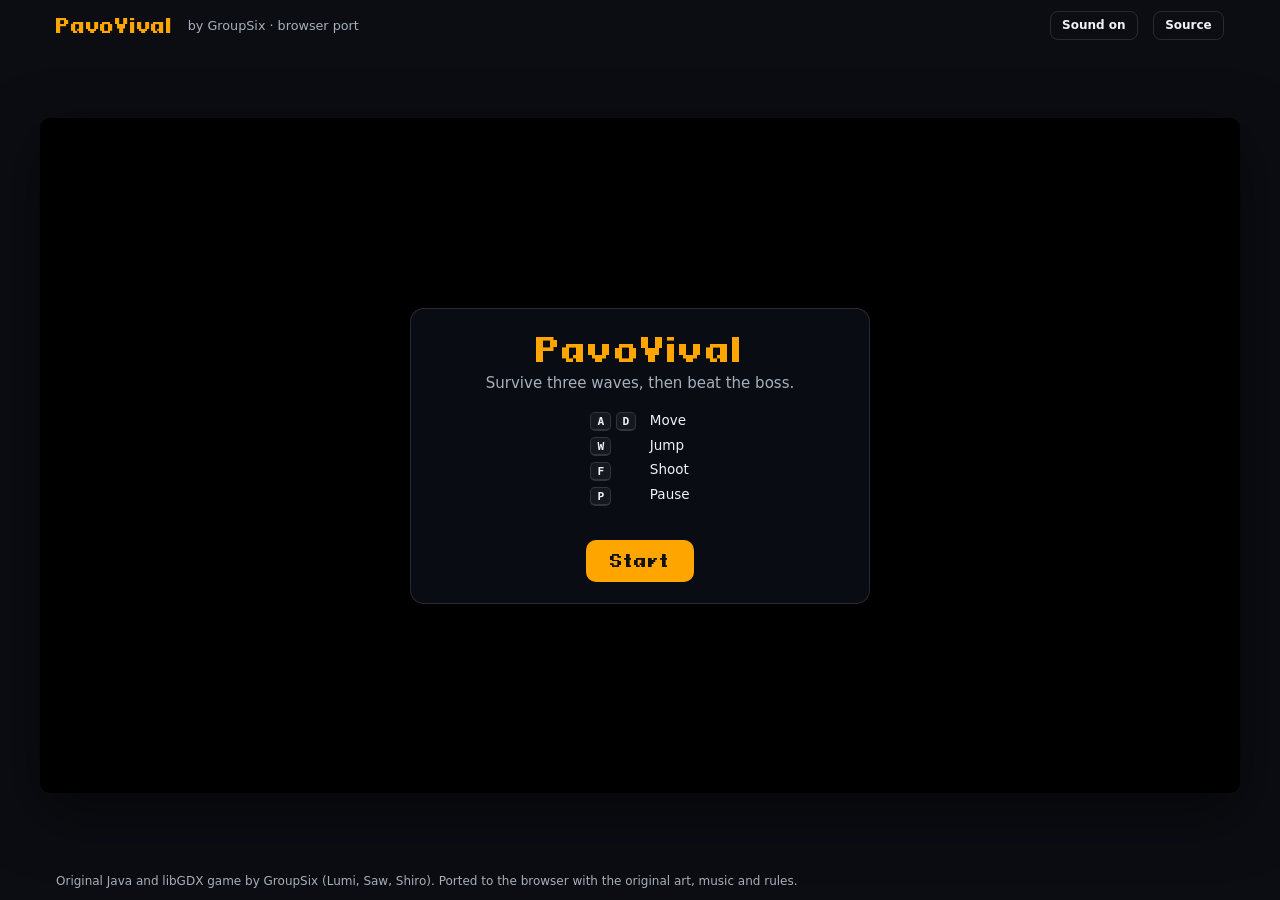
<file: pavovival/index.html>
<!doctype html>
<html lang="en">
<head>
<meta charset="utf-8">
<meta name="viewport" content="width=device-width, initial-scale=1, viewport-fit=cover">
<title>PavoVival</title>
<meta name="description" content="PavoVival, a 2D side-scrolling survival shooter by GroupSix. Browser port of the original Java and libGDX game.">
<link rel="icon" href="assets/favicon.png">
<style>
  @font-face { font-family: Pixeloid; src: url(assets/fonts/Pixeloid.ttf); font-display: swap; }
  :root { --bg: #0b0d12; --panel: rgba(12, 16, 24, .82); --line: rgba(255,255,255,.12); --text: #eef2f7; --muted: #a7b0bd; --accent: #ffa500; }
  * { box-sizing: border-box; }
  html, body { margin: 0; height: 100%; background: var(--bg); color: var(--text); font: 15px/1.5 system-ui, -apple-system, "Segoe UI", sans-serif; }
  body { display: flex; flex-direction: column; min-height: 100dvh; }
  header, footer { display: flex; align-items: center; gap: 1rem; padding: .7rem 16px; max-width: 1200px; width: 100%; margin: 0 auto; }
  header h1 { margin: 0; font: 400 1.25rem Pixeloid, monospace; letter-spacing: .04em; color: var(--accent); }
  header .sub { color: var(--muted); font-size: .85rem; }
  header .sp { flex: 1; }
  .btn { font: 600 .8rem system-ui, sans-serif; color: var(--text); background: transparent; border: 1px solid var(--line); border-radius: 8px; padding: .45rem .75rem; cursor: pointer; text-decoration: none; }
  .btn:hover { border-color: var(--accent); color: var(--accent); }
  .btn { white-space: nowrap; }
  @media (max-width: 560px) { header .sub { display: none; } header { gap: .5rem; } }
  main { flex: 1; display: flex; align-items: center; justify-content: center; padding: 0 16px; min-height: 0; }
  .stage { position: relative; width: 100%; max-width: 1200px; height: min(calc(100dvh - 150px), calc((100vw - 32px) * 9 / 16)); display: flex; align-items: center; justify-content: center; }
  canvas { display: block; background: #000; border-radius: 10px; box-shadow: 0 20px 60px rgba(0,0,0,.5); outline: none; image-rendering: auto; }
  #overlay { position: absolute; inset: 0; display: grid; place-items: center; }
  #overlay[hidden] { display: none; }
  .card { background: var(--panel); border: 1px solid var(--line); border-radius: 14px; padding: 1.4rem 1.6rem; max-width: 460px; width: calc(100% - 32px); text-align: center; backdrop-filter: blur(10px); -webkit-backdrop-filter: blur(10px); }
  .card h2 { margin: 0 0 .25rem; font: 400 2.1rem Pixeloid, monospace; color: var(--accent); letter-spacing: .04em; }
  .card p { margin: .2rem 0 1rem; color: var(--muted); }
  .keys { display: grid; grid-template-columns: auto 1fr; gap: .3rem .9rem; text-align: left; margin: 0 auto 1.1rem; width: max-content; font-size: .9rem; }
  kbd { font: 600 .75rem ui-monospace, monospace; border: 1px solid var(--line); border-bottom-width: 2px; border-radius: 5px; padding: .1rem .4rem; background: rgba(255,255,255,.05); }
  .loadbar { height: 4px; background: rgba(255,255,255,.1); border-radius: 4px; overflow: hidden; margin-bottom: 1rem; }
  #bar { height: 100%; width: 0; background: var(--accent); transition: width .2s; }
  #start { font: 400 1.1rem Pixeloid, monospace; letter-spacing: .05em; color: #111; background: var(--accent); border: 0; border-radius: 10px; padding: .7rem 1.6rem; cursor: pointer; opacity: .4; pointer-events: none; }
  body.ready #start { opacity: 1; pointer-events: auto; }
  body.ready .loadbar { visibility: hidden; }
  #start:focus-visible, .btn:focus-visible { outline: 2px solid #fff; outline-offset: 2px; }
  .touch { display: none; }
  @media (pointer: coarse) {
    .touch { display: flex; justify-content: space-between; gap: 12px; padding: 10px 16px 14px; max-width: 900px; width: 100%; margin: 0 auto; user-select: none; -webkit-user-select: none; touch-action: none; }
    .touch div { display: flex; gap: 10px; }
    .touch button { width: 64px; height: 64px; border-radius: 50%; border: 1px solid var(--line); background: rgba(255,255,255,.07); color: var(--text); font: 600 .8rem system-ui, sans-serif; touch-action: none; }
    .touch button.on { background: var(--accent); color: #111; }
    .desk { display: none; }
    .stage { height: min(calc(100dvh - 230px), calc((100vw - 32px) * 9 / 16)); }
  }
  footer { color: var(--muted); font-size: .8rem; flex-wrap: wrap; gap: .4rem 1rem; }
  footer a { color: var(--text); }
</style>
</head>
<body>
<header>
  <h1>PavoVival</h1>
  <span class="sub">by GroupSix &middot; browser port</span>
  <span class="sp"></span>
  <button class="btn" id="mute" type="button" aria-pressed="false">Sound on</button>
  <a class="btn" href="https://github.com/Zann208/pavovival" target="_blank" rel="noopener">Source</a>
</header>
<main>
  <div class="stage">
    <canvas id="game" width="960" height="540" tabindex="0" aria-label="PavoVival game"></canvas>
    <div id="overlay">
      <div class="card">
        <h2>PavoVival</h2>
        <p>Survive three waves, then beat the boss.</p>
        <div class="keys desk">
          <span><kbd>A</kbd> <kbd>D</kbd></span><span>Move</span>
          <span><kbd>W</kbd></span><span>Jump</span>
          <span><kbd>F</kbd></span><span>Shoot</span>
          <span><kbd>P</kbd></span><span>Pause</span>
        </div>
        <div class="loadbar"><div id="bar"></div></div>
        <button id="start" type="button">Start</button>
      </div>
    </div>
  </div>
</main>
<div class="touch" aria-label="Touch controls">
  <div><button data-key="a" aria-label="Move left">Left</button><button data-key="d" aria-label="Move right">Right</button></div>
  <div><button data-key="p" aria-label="Pause">Pause</button><button data-key="w" aria-label="Jump">Jump</button><button data-key="f" aria-label="Shoot">Fire</button></div>
</div>
<footer>
  <span>Original Java and libGDX game by GroupSix (Lumi, Saw, Shiro). Ported to the browser with the original art, music and rules.</span>
</footer>
<script src="game.js"></script>
</body>
</html>
</file>
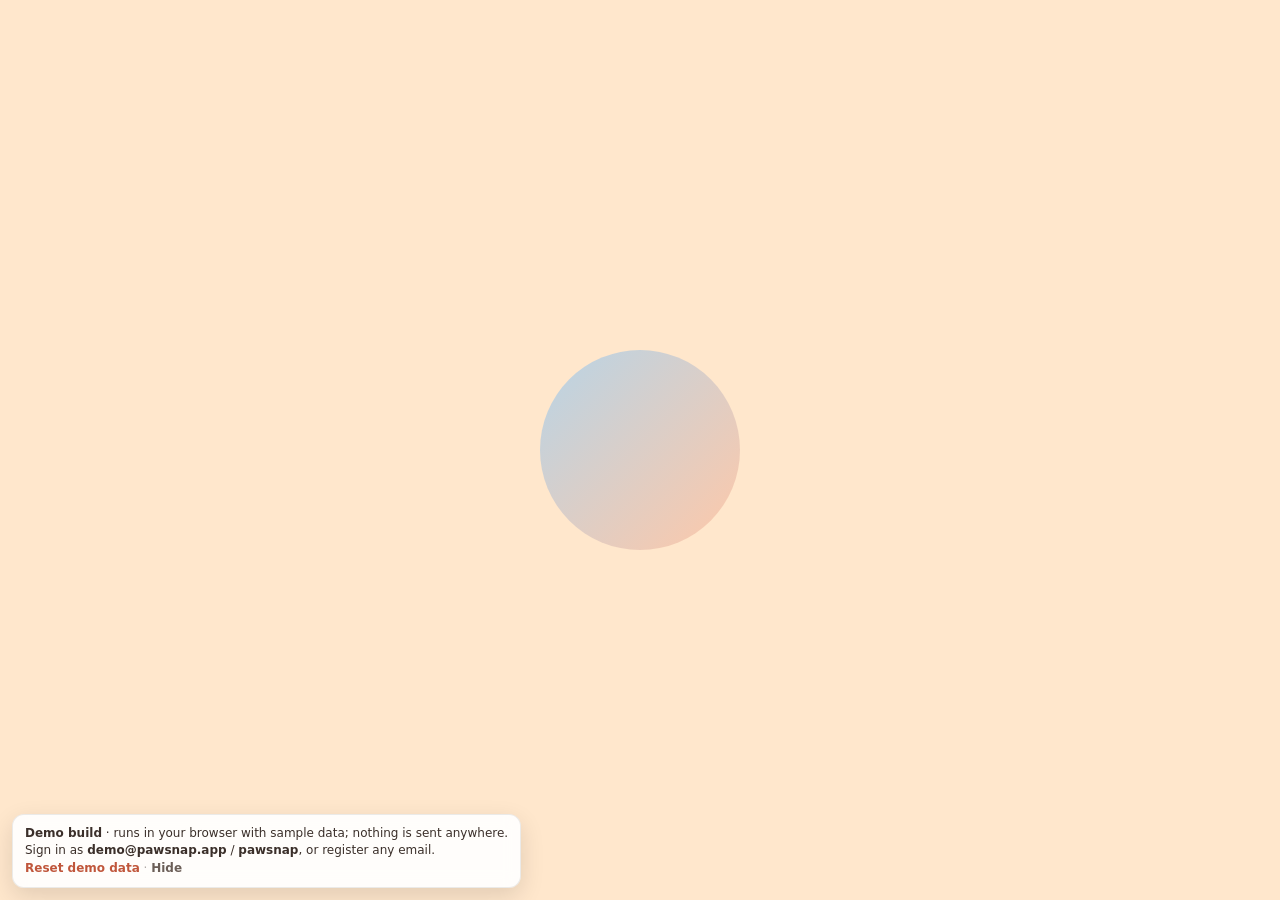
<file: pawsnap/index.html>
<!doctype html><html lang="en"><head><meta charset="utf-8"/><link rel="icon" href="./favicon.ico"/><meta name="viewport" content="width=device-width,initial-scale=1"/><meta name="theme-color" content="#000000"/><meta name="description" content="PawSnap, a pet social platform. Demo build that runs entirely in the browser with sample data."/><link rel="apple-touch-icon" href="./logo192.png"/><link rel="manifest" href="./manifest.json"/><title>PawSnap demo</title><script defer="defer" src="./static/js/main.dbc62b6c.js"></script><link href="./static/css/main.eb011184.css" rel="stylesheet"></head><body><noscript>You need to enable JavaScript to run this app.</noscript><div id="root"></div></body></html>
</file>
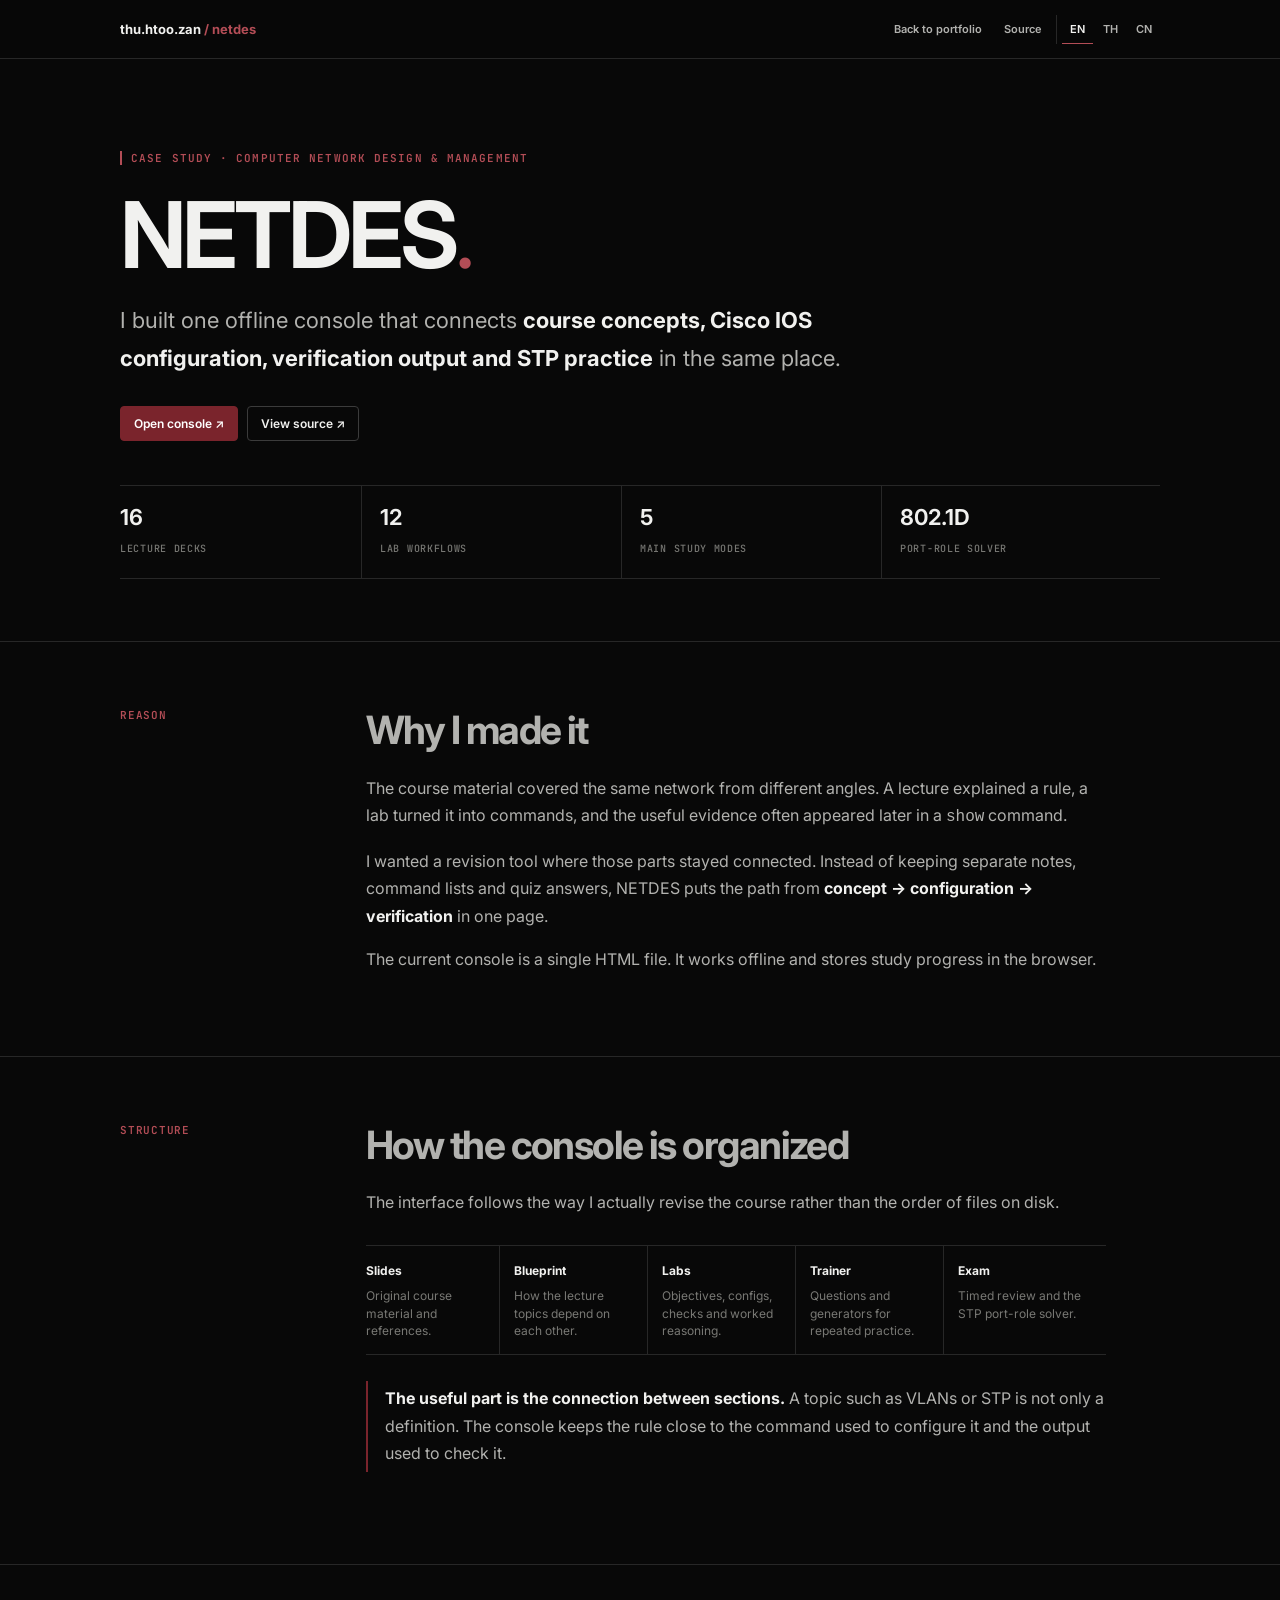
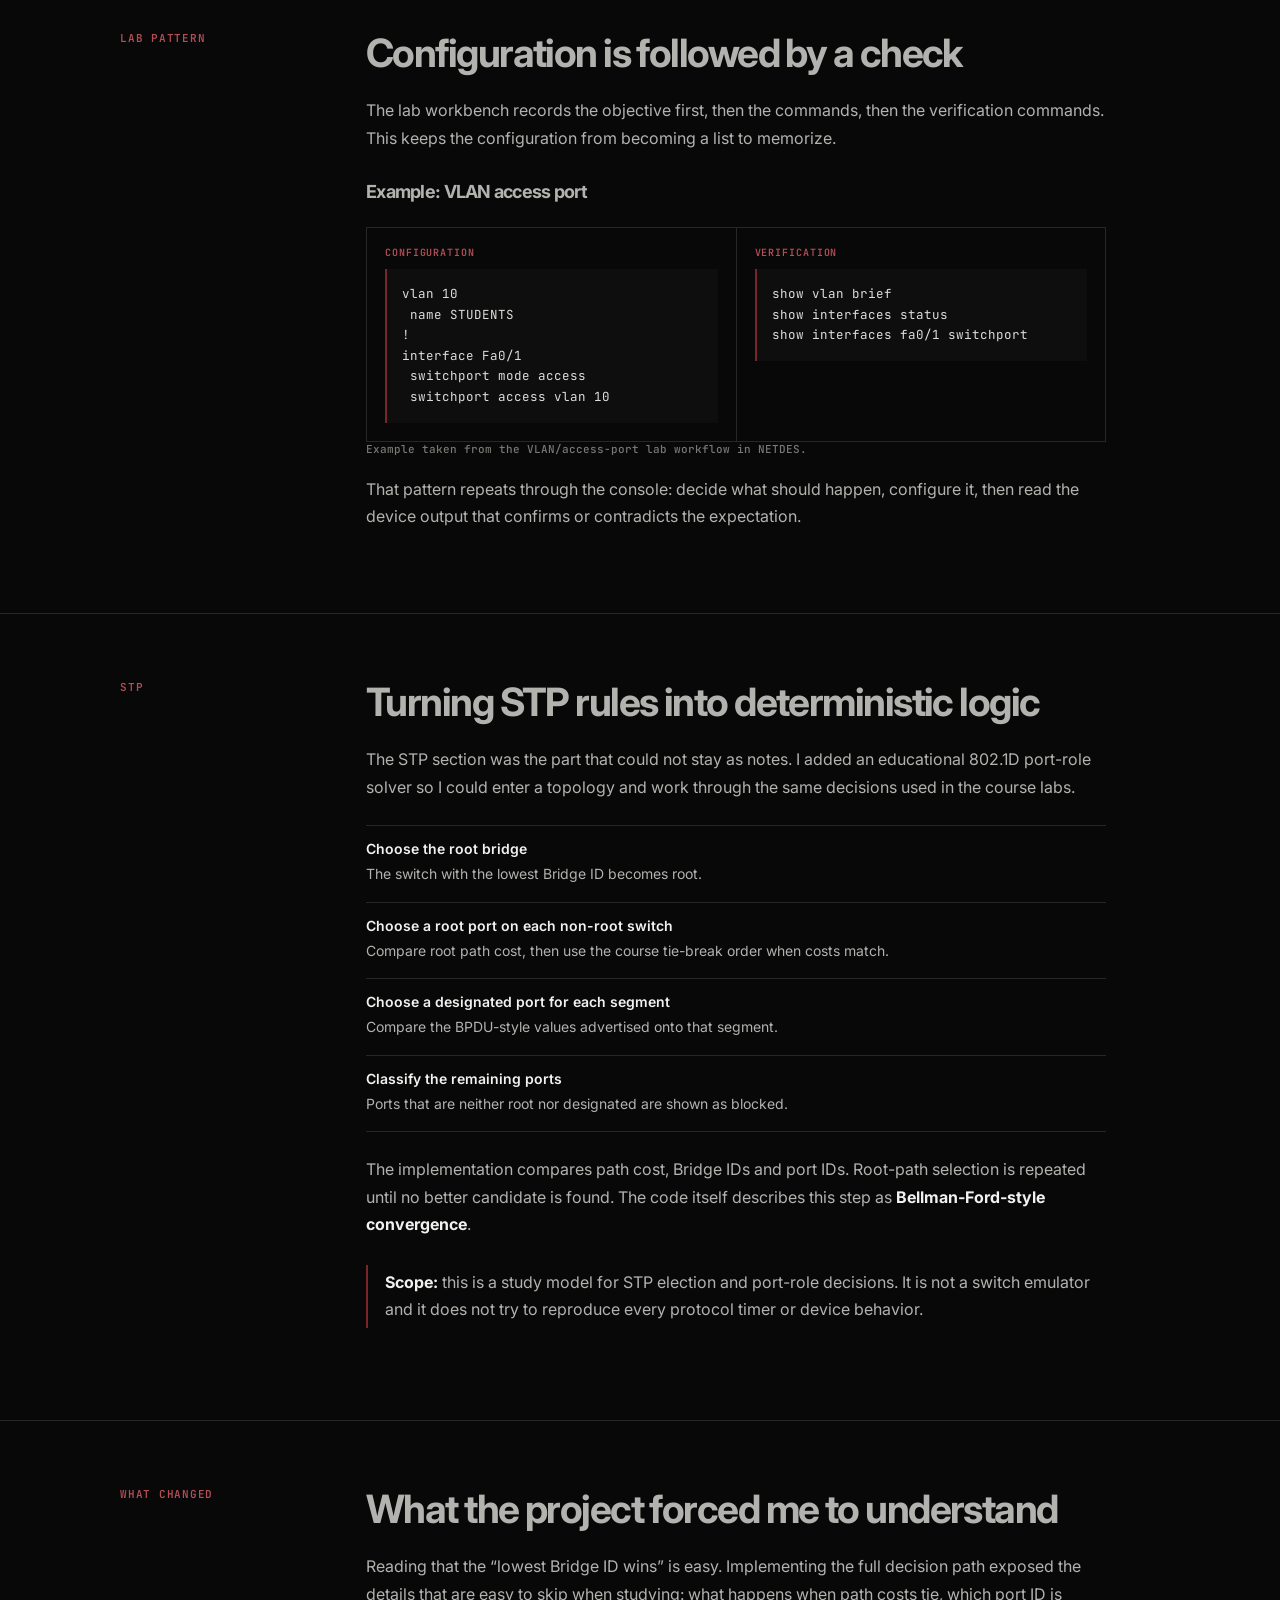
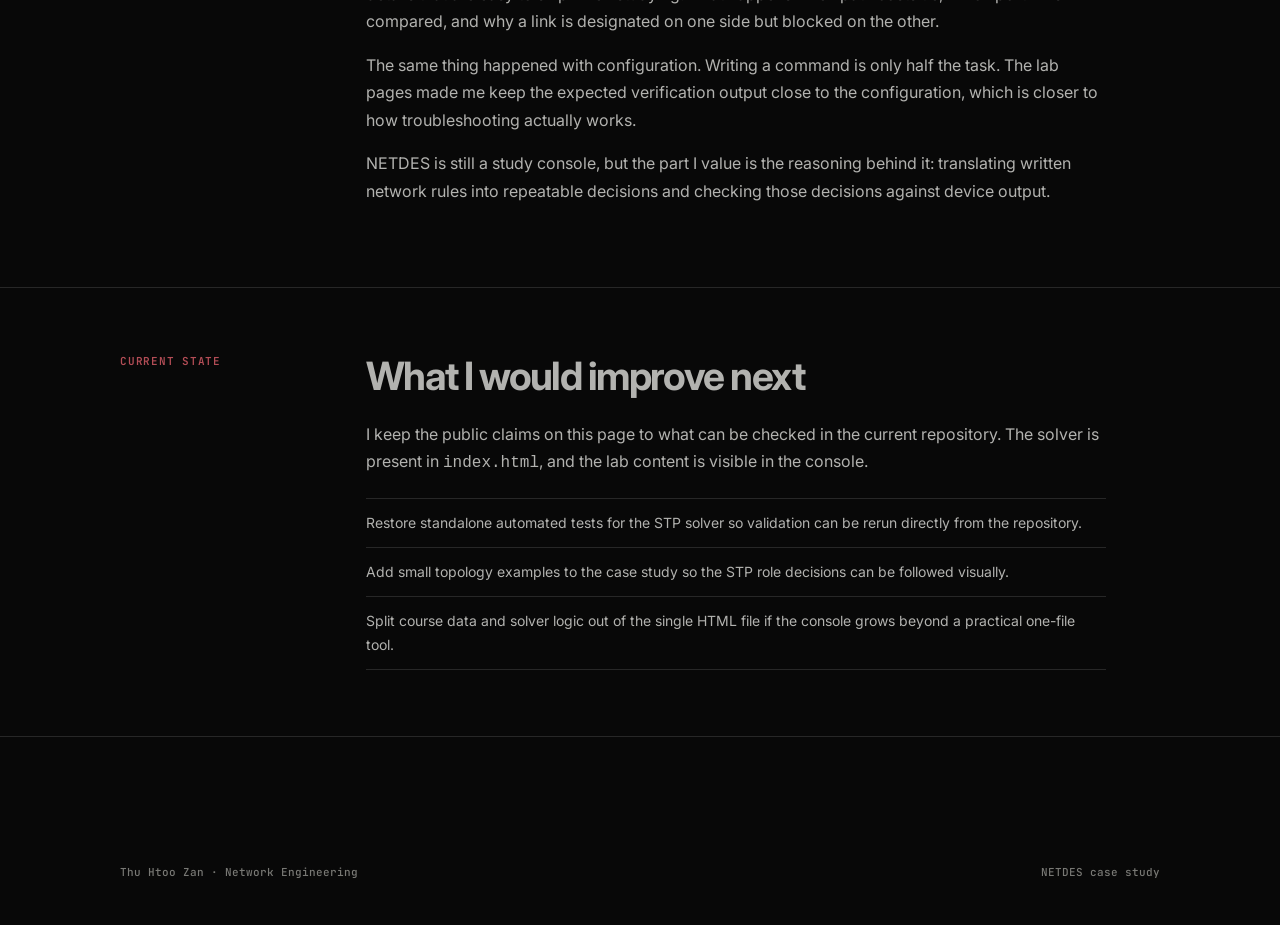
<file: projects/netdes/index.html>
<!DOCTYPE html>
<html lang="en" data-theme="dark">
<head>
<meta charset="utf-8">
<meta name="viewport" content="width=device-width,initial-scale=1">
<title>NETDES Case Study | Thu Htoo Zan</title>
<meta name="description" content="NETDES case study: how I turned Computer Network Design & Management course material into an offline console for labs, verification and STP practice.">
<meta name="theme-color" content="#080808">
<link rel="canonical" href="https://zann208.github.io/projects/netdes/">
<link rel="preconnect" href="https://fonts.googleapis.com">
<link rel="preconnect" href="https://fonts.gstatic.com" crossorigin>
<link href="https://fonts.googleapis.com/css2?family=Inter:wght@400;500;600;700&family=JetBrains+Mono:wght@400;500;600;700&family=Noto+Sans+Thai:wght@400;500;600&family=Noto+Sans+SC:wght@400;500;600&display=swap" rel="stylesheet">
<style>
/* NETDES_DOSSIER_V2 */
:root{--bg:#080808;--surface:#0e0e0e;--surface2:#141414;--line:#272727;--line2:#3b3b3b;--fg:#f1f1ef;--fg2:#b2b2af;--fg3:#787874;--accent:#b34d56;--accent2:#7a242c;--mono:"JetBrains Mono",ui-monospace,SFMono-Regular,Menlo,Consolas,monospace;--sans:"Inter","Noto Sans Thai","Noto Sans SC",system-ui,-apple-system,"Segoe UI",sans-serif;--max:1040px;--text:740px}
*{box-sizing:border-box}html{scroll-behavior:smooth}body{margin:0;background:var(--bg);color:var(--fg);font-family:var(--sans);line-height:1.72;-webkit-font-smoothing:antialiased}a{color:inherit;text-decoration:none}.wrap{width:min(var(--max),calc(100% - 2.5rem));margin:auto}
.top{position:sticky;top:0;z-index:20;border-bottom:1px solid var(--line);background:rgba(8,8,8,.92);backdrop-filter:blur(10px)}.top-in{min-height:58px;display:flex;align-items:center;gap:16px}.brand{font-size:13px;font-weight:700;white-space:nowrap}.brand span{color:var(--accent)}.top-links{margin-left:auto;display:flex;align-items:center;gap:6px}.top-links a,.lang button{font:600 11px var(--sans);border:0;background:transparent;color:var(--fg2);padding:7px 8px;cursor:pointer;border-bottom:1px solid transparent}.top-links a:hover,.lang button:hover,.lang button[aria-pressed="true"]{color:var(--fg);border-bottom-color:var(--accent)}.lang{display:flex;gap:2px;border-left:1px solid var(--line);padding-left:5px}
.hero{padding:92px 0 62px;border-bottom:1px solid var(--line)}.eyebrow{font:600 11px var(--mono);letter-spacing:.1em;text-transform:uppercase;color:var(--accent);margin-bottom:18px;border-left:2px solid var(--accent);padding-left:9px}h1,h2,h3{margin:0;font-family:var(--sans);letter-spacing:-.04em;line-height:1.14}h1{font-size:clamp(48px,9vw,92px);margin-bottom:14px;font-weight:650}.hero h1 span{color:var(--accent);font-weight:400}.hero-lede{font-size:clamp(18px,2.5vw,22px);color:var(--fg2);max-width:760px;margin:0 0 28px}.hero-lede strong{color:var(--fg)}.actions{display:flex;gap:9px;flex-wrap:wrap}.btn{display:inline-flex;align-items:center;gap:7px;font:600 12px var(--sans);border:1px solid var(--line2);padding:9px 13px;border-radius:4px}.btn.primary{background:var(--accent2);color:#fff;border-color:var(--accent2)}.btn:hover{border-color:var(--accent);background:rgba(179,77,86,.08)}
.facts{display:grid;grid-template-columns:repeat(4,1fr);border-top:1px solid var(--line);border-bottom:1px solid var(--line);margin-top:44px}.fact{padding:18px 18px 18px 0;border-right:1px solid var(--line);margin-right:18px}.fact:last-child{border-right:0;margin-right:0}.fact b{display:block;font:650 22px var(--sans);color:var(--fg);margin-bottom:3px}.fact span{font:500 10px var(--mono);color:var(--fg3);text-transform:uppercase;letter-spacing:.07em}
main{padding-bottom:90px}.sec{padding:66px 0;border-bottom:1px solid var(--line)}.sec-grid{display:grid;grid-template-columns:190px minmax(0,var(--text));gap:56px;align-items:start}.sec-no{font:600 11px var(--mono);color:var(--accent);letter-spacing:.07em;text-transform:uppercase;position:sticky;top:82px}.sec-no b{display:none}.sec h2{font-size:clamp(27px,4vw,39px);margin-bottom:22px}.sec h3{font-size:18px;margin:30px 0 11px}.copy{color:var(--fg2);font-size:16px}.copy p{margin:0 0 16px}.copy strong{color:var(--fg)}
.flow{display:grid;grid-template-columns:repeat(5,1fr);margin-top:28px;border-top:1px solid var(--line);border-bottom:1px solid var(--line)}.step{padding:15px 14px 15px 0;border-right:1px solid var(--line);margin-right:14px}.step:last-child{border-right:0;margin-right:0}.step b{display:block;font-size:12px;margin-bottom:6px;color:var(--fg)}.step span{display:block;color:var(--fg3);font-size:12px;line-height:1.45}.proof{display:grid;grid-template-columns:1fr 1fr;gap:1px;background:var(--line);border:1px solid var(--line);margin-top:24px}.box{background:var(--bg);padding:18px}.box-label{font:600 10px var(--mono);letter-spacing:.09em;text-transform:uppercase;color:var(--accent);margin-bottom:10px}.box p{margin:0;color:var(--fg2);font-size:14px}pre{margin:0;background:var(--surface);border:0;border-left:2px solid var(--accent2);padding:15px;overflow:auto;color:#dededb;font:12.5px/1.65 var(--mono)}.verify{margin-top:10px}
.logic{display:grid;gap:0;margin:24px 0;border-top:1px solid var(--line)}.logic div{display:block;border-bottom:1px solid var(--line);padding:14px 0}.logic div::before{display:none}.logic b{display:block;font:600 14px var(--sans);margin-bottom:3px;color:var(--fg)}.logic span{color:var(--fg2);font-size:14px}.callout{border-left:2px solid var(--accent2);background:transparent;padding:4px 0 4px 17px;margin:26px 0;color:var(--fg2)}.callout strong{color:var(--fg)}.code-note{font:500 11px var(--mono);color:var(--fg3);margin:9px 0 0}.next{display:grid;gap:0;margin-top:20px;border-top:1px solid var(--line)}.next div{border-bottom:1px solid var(--line);padding:12px 0;color:var(--fg2);font-size:14px}.next b{color:var(--accent);font-size:12px;margin-right:5px}.footer{padding:38px 0 50px;color:var(--fg3);font:500 11px var(--mono);display:flex;justify-content:space-between;gap:20px;flex-wrap:wrap}[data-lang-panel]{display:none}[data-lang-panel].on{display:block}
@media(max-width:820px){.top-links>a:not(.source){display:none}.facts{grid-template-columns:1fr 1fr}.sec-grid{grid-template-columns:1fr;gap:15px}.sec-no{position:static}.flow{grid-template-columns:1fr 1fr}.proof{grid-template-columns:1fr}}
@media(max-width:520px){.wrap{width:min(var(--max),calc(100% - 1.5rem))}.hero{padding-top:58px}.brand{font-size:11px}.lang button{padding:6px}.facts{grid-template-columns:1fr}.fact{border-right:0;border-bottom:1px solid var(--line);margin:0}.flow{grid-template-columns:1fr}.step{border-right:0;border-bottom:1px solid var(--line);margin:0}.actions{display:grid}.btn{justify-content:center}}
/* /NETDES_DOSSIER_V2 */
</style>
</head>
<body>
<header class="top"><div class="wrap top-in">
  <a class="brand" href="/">thu.htoo.zan <span>/ netdes</span></a>
  <div class="top-links">
    <a href="/" data-t="back">Back to portfolio</a>
    <a class="source" href="https://github.com/Zann208/netdes" target="_blank" rel="noopener" data-t="source">Source</a>
    <div class="lang" role="group" aria-label="Language">
      <button type="button" data-lang="en" aria-pressed="true">EN</button><button type="button" data-lang="th" aria-pressed="false">TH</button><button type="button" data-lang="zh" aria-pressed="false">CN</button>
    </div>
  </div>
</div></header>

<div data-lang-panel="en" class="on">
<header class="hero"><div class="wrap">
  <div class="eyebrow">Case study · Computer Network Design &amp; Management</div>
  <h1>NETDES<span>.</span></h1>
  <p class="hero-lede">I built one offline console that connects <strong>course concepts, Cisco IOS configuration, verification output and STP practice</strong> in the same place.</p>
  <div class="actions"><a class="btn primary" href="https://zann208.github.io/netdes/" target="_blank" rel="noopener">Open console ↗</a><a class="btn" href="https://github.com/Zann208/netdes" target="_blank" rel="noopener">View source ↗</a></div>
  <div class="facts"><div class="fact"><b>16</b><span>lecture decks</span></div><div class="fact"><b>12</b><span>lab workflows</span></div><div class="fact"><b>5</b><span>main study modes</span></div><div class="fact"><b>802.1D</b><span>port-role solver</span></div></div>
</div></header>
<main>
<section class="sec"><div class="wrap sec-grid"><div class="sec-no">Reason</div><div class="copy"><h2>Why I made it</h2><p>The course material covered the same network from different angles. A lecture explained a rule, a lab turned it into commands, and the useful evidence often appeared later in a <code>show</code> command.</p><p>I wanted a revision tool where those parts stayed connected. Instead of keeping separate notes, command lists and quiz answers, NETDES puts the path from <strong>concept → configuration → verification</strong> in one page.</p><p>The current console is a single HTML file. It works offline and stores study progress in the browser.</p></div></div></section>

<section class="sec"><div class="wrap sec-grid"><div class="sec-no">Structure</div><div class="copy"><h2>How the console is organized</h2><p>The interface follows the way I actually revise the course rather than the order of files on disk.</p><div class="flow"><div class="step"><b>Slides</b><span>Original course material and references.</span></div><div class="step"><b>Blueprint</b><span>How the lecture topics depend on each other.</span></div><div class="step"><b>Labs</b><span>Objectives, configs, checks and worked reasoning.</span></div><div class="step"><b>Trainer</b><span>Questions and generators for repeated practice.</span></div><div class="step"><b>Exam</b><span>Timed review and the STP port-role solver.</span></div></div><div class="callout"><strong>The useful part is the connection between sections.</strong> A topic such as VLANs or STP is not only a definition. The console keeps the rule close to the command used to configure it and the output used to check it.</div></div></div></section>

<section class="sec"><div class="wrap sec-grid"><div class="sec-no">Lab pattern</div><div class="copy"><h2>Configuration is followed by a check</h2><p>The lab workbench records the objective first, then the commands, then the verification commands. This keeps the configuration from becoming a list to memorize.</p><h3>Example: VLAN access port</h3><div class="proof"><div class="box"><div class="box-label">Configuration</div><pre>vlan 10
 name STUDENTS
!
interface Fa0/1
 switchport mode access
 switchport access vlan 10</pre></div><div class="box"><div class="box-label">Verification</div><pre>show vlan brief
show interfaces status
show interfaces fa0/1 switchport</pre></div></div><p class="code-note">Example taken from the VLAN/access-port lab workflow in NETDES.</p><p style="margin-top:20px">That pattern repeats through the console: decide what should happen, configure it, then read the device output that confirms or contradicts the expectation.</p></div></div></section>

<section class="sec"><div class="wrap sec-grid"><div class="sec-no">STP</div><div class="copy"><h2>Turning STP rules into deterministic logic</h2><p>The STP section was the part that could not stay as notes. I added an educational 802.1D port-role solver so I could enter a topology and work through the same decisions used in the course labs.</p><div class="logic"><div><span><b>Choose the root bridge</b>The switch with the lowest Bridge ID becomes root.</span></div><div><span><b>Choose a root port on each non-root switch</b>Compare root path cost, then use the course tie-break order when costs match.</span></div><div><span><b>Choose a designated port for each segment</b>Compare the BPDU-style values advertised onto that segment.</span></div><div><span><b>Classify the remaining ports</b>Ports that are neither root nor designated are shown as blocked.</span></div></div><p>The implementation compares path cost, Bridge IDs and port IDs. Root-path selection is repeated until no better candidate is found. The code itself describes this step as <strong>Bellman-Ford-style convergence</strong>.</p><div class="callout"><strong>Scope:</strong> this is a study model for STP election and port-role decisions. It is not a switch emulator and it does not try to reproduce every protocol timer or device behavior.</div></div></div></section>

<section class="sec"><div class="wrap sec-grid"><div class="sec-no">What changed</div><div class="copy"><h2>What the project forced me to understand</h2><p>Reading that the “lowest Bridge ID wins” is easy. Implementing the full decision path exposed the details that are easy to skip when studying: what happens when path costs tie, which port ID is compared, and why a link is designated on one side but blocked on the other.</p><p>The same thing happened with configuration. Writing a command is only half the task. The lab pages made me keep the expected verification output close to the configuration, which is closer to how troubleshooting actually works.</p><p>NETDES is still a study console, but the part I value is the reasoning behind it: translating written network rules into repeatable decisions and checking those decisions against device output.</p></div></div></section>

<section class="sec"><div class="wrap sec-grid"><div class="sec-no">Current state</div><div class="copy"><h2>What I would improve next</h2><p>I keep the public claims on this page to what can be checked in the current repository. The solver is present in <code>index.html</code>, and the lab content is visible in the console.</p><div class="next"><div>Restore standalone automated tests for the STP solver so validation can be rerun directly from the repository.</div><div>Add small topology examples to the case study so the STP role decisions can be followed visually.</div><div>Split course data and solver logic out of the single HTML file if the console grows beyond a practical one-file tool.</div></div></div></div></section>
</main>
<footer class="wrap footer"><span>Thu Htoo Zan · Network Engineering</span><span>NETDES case study</span></footer>
</div>

<div data-lang-panel="th">
<header class="hero"><div class="wrap"><div class="eyebrow">กรณีศึกษา · Computer Network Design &amp; Management</div><h1>NETDES<span>.</span></h1><p class="hero-lede">ผมสร้างคอนโซลออฟไลน์หนึ่งหน้าเพื่อเชื่อม <strong>แนวคิดในวิชา การตั้งค่า Cisco IOS ผลลัพธ์สำหรับตรวจสอบ และการฝึก STP</strong> ไว้ในที่เดียว</p><div class="actions"><a class="btn primary" href="https://zann208.github.io/netdes/" target="_blank" rel="noopener">เปิดคอนโซล ↗</a><a class="btn" href="https://github.com/Zann208/netdes" target="_blank" rel="noopener">ดูซอร์ส ↗</a></div><div class="facts"><div class="fact"><b>16</b><span>ชุดสไลด์</span></div><div class="fact"><b>12</b><span>เวิร์กโฟลว์แล็บ</span></div><div class="fact"><b>5</b><span>โหมดการเรียนหลัก</span></div><div class="fact"><b>802.1D</b><span>ตัวแก้ port role</span></div></div></div></header>
<main>
<section class="sec"><div class="wrap sec-grid"><div class="sec-no">เหตุผล</div><div class="copy"><h2>ทำไมผมถึงสร้างมัน</h2><p>เนื้อหาในวิชาอธิบายเครือข่ายเดียวกันจากหลายมุม สไลด์อธิบายกฎ แล็บเปลี่ยนกฎนั้นเป็นคำสั่ง และหลักฐานที่ใช้ตรวจสอบมักอยู่ในผลของคำสั่ง <code>show</code></p><p>ผมต้องการเครื่องมือทบทวนที่ส่วนเหล่านี้ยังเชื่อมกันอยู่ จึงรวมเส้นทาง <strong>แนวคิด → การตั้งค่า → การตรวจสอบ</strong> ไว้ในหน้าเดียว</p><p>คอนโซลปัจจุบันเป็น HTML ไฟล์เดียว ใช้งานออฟไลน์ได้ และบันทึกความคืบหน้าไว้ในเบราว์เซอร์</p></div></div></section>
<section class="sec"><div class="wrap sec-grid"><div class="sec-no">โครงสร้าง</div><div class="copy"><h2>คอนโซลถูกจัดอย่างไร</h2><p>อินเทอร์เฟซเรียงตามวิธีที่ผมใช้ทบทวนจริง ไม่ได้เรียงตามชื่อไฟล์ของวิชา</p><div class="flow"><div class="step"><b>Slides</b><span>เอกสารต้นฉบับของวิชา</span></div><div class="step"><b>Blueprint</b><span>ความสัมพันธ์ระหว่างหัวข้อ</span></div><div class="step"><b>Labs</b><span>เป้าหมาย คอนฟิก การตรวจสอบ และเหตุผล</span></div><div class="step"><b>Trainer</b><span>คำถามและตัวสร้างโจทย์เพื่อฝึกซ้ำ</span></div><div class="step"><b>Exam</b><span>การทบทวนจับเวลาและตัวแก้ STP</span></div></div><div class="callout"><strong>สิ่งสำคัญคือการเชื่อมระหว่างส่วนต่าง ๆ</strong> VLAN หรือ STP ไม่ได้จบแค่คำจำกัดความ กฎอยู่ใกล้คำสั่งที่ใช้ตั้งค่าและผลลัพธ์ที่ใช้ตรวจสอบ</div></div></div></section>
<section class="sec"><div class="wrap sec-grid"><div class="sec-no">รูปแบบแล็บ</div><div class="copy"><h2>ตั้งค่าแล้วต้องตรวจสอบ</h2><p>แต่ละแล็บเริ่มจากเป้าหมาย ตามด้วยคำสั่งตั้งค่า และคำสั่งตรวจสอบ เพื่อไม่ให้คอนฟิกกลายเป็นเพียงรายการคำสั่งที่ต้องจำ</p><h3>ตัวอย่าง: VLAN access port</h3><div class="proof"><div class="box"><div class="box-label">Configuration</div><pre>vlan 10
 name STUDENTS
!
interface Fa0/1
 switchport mode access
 switchport access vlan 10</pre></div><div class="box"><div class="box-label">Verification</div><pre>show vlan brief
show interfaces status
show interfaces fa0/1 switchport</pre></div></div><p class="code-note">ตัวอย่างจากเวิร์กโฟลว์แล็บ VLAN/access-port ใน NETDES</p><p style="margin-top:20px">รูปแบบนี้ใช้ซ้ำทั้งคอนโซล: คาดการณ์สิ่งที่ควรเกิด ตั้งค่า แล้วอ่านผลลัพธ์ของอุปกรณ์เพื่อยืนยันหรือหาสิ่งที่ผิดจากที่คาด</p></div></div></section>
<section class="sec"><div class="wrap sec-grid"><div class="sec-no">STP</div><div class="copy"><h2>เปลี่ยนกฎ STP ให้เป็นตรรกะที่ตัดสินได้แน่นอน</h2><p>ส่วน STP เป็นส่วนที่ผมไม่อยากเก็บไว้เป็นโน้ตอย่างเดียว ผมจึงเพิ่มตัวแก้ port role แบบ 802.1D สำหรับการเรียน เพื่อใส่ topology และเดินตามลำดับการตัดสินใจแบบเดียวกับในแล็บ</p><div class="logic"><div><span><b>เลือก Root Bridge</b>สวิตช์ที่มี Bridge ID ต่ำสุดเป็น root</span></div><div><span><b>เลือก Root Port ของสวิตช์ที่ไม่ใช่ root</b>เทียบ root path cost และใช้ลำดับ tie-break ของวิชาเมื่อค่าเท่ากัน</span></div><div><span><b>เลือก Designated Port ของแต่ละ segment</b>เทียบค่าที่โฆษณาออกมาคล้าย BPDU บน segment นั้น</span></div><div><span><b>จัดประเภทพอร์ตที่เหลือ</b>พอร์ตที่ไม่ใช่ root หรือ designated จะแสดงเป็น blocked</span></div></div><p>โค้ดเทียบ path cost, Bridge ID และ port ID การเลือกเส้นทางไป root จะทำซ้ำจนไม่มี candidate ที่ดีกว่า โดยในโค้ดเรียกขั้นตอนนี้ว่า <strong>Bellman-Ford-style convergence</strong></p><div class="callout"><strong>ขอบเขต:</strong> ตัวแก้นี้เป็นโมเดลสำหรับเรียนเรื่องการเลือก STP และ port role ไม่ใช่ switch emulator และไม่ได้จำลอง timer หรือพฤติกรรมของอุปกรณ์ทุกอย่าง</div></div></div></section>
<section class="sec"><div class="wrap sec-grid"><div class="sec-no">สิ่งที่ได้</div><div class="copy"><h2>โปรเจกต์นี้บังคับให้ผมเข้าใจอะไรจริง ๆ</h2><p>การอ่านว่า “Bridge ID ต่ำสุดชนะ” นั้นง่าย แต่เมื่อเขียนเป็นตรรกะจริง รายละเอียดที่มักถูกข้ามจะเห็นชัดขึ้น เช่น เมื่อ path cost เท่ากันต้องเทียบอะไรต่อ port ID ไหนมีผล และทำไมลิงก์หนึ่งจึงเป็น designated ฝั่งหนึ่งแต่ blocked อีกฝั่ง</p><p>เรื่องคอนฟิกก็เหมือนกัน การพิมพ์คำสั่งเป็นเพียงครึ่งหนึ่งของงาน หน้าแล็บทำให้ผมต้องวางผลลัพธ์ที่คาดว่าจะเห็นไว้ใกล้คอนฟิก ซึ่งใกล้กับวิธีคิดตอน troubleshooting มากกว่า</p><p>NETDES ยังเป็นคอนโซลเพื่อการเรียน แต่ส่วนที่มีค่าที่สุดสำหรับผมคือการเปลี่ยนกฎของเครือข่ายที่เขียนเป็นข้อความ ให้กลายเป็นการตัดสินใจที่ทำซ้ำได้และตรวจสอบกับผลลัพธ์ของอุปกรณ์</p></div></div></section>
<section class="sec"><div class="wrap sec-grid"><div class="sec-no">สถานะปัจจุบัน</div><div class="copy"><h2>สิ่งที่ผมจะปรับต่อ</h2><p>ข้อมูลบนหน้านี้อ้างอิงเฉพาะสิ่งที่ตรวจสอบได้จาก repository ปัจจุบัน ตัวแก้ STP อยู่ใน <code>index.html</code> และเนื้อหาแล็บเปิดดูได้ในคอนโซล</p><div class="next"><div>นำ automated tests ของ STP solver กลับมาเป็นไฟล์แยก เพื่อให้รันทดสอบซ้ำจาก repository ได้</div><div>เพิ่ม topology ตัวอย่างขนาดเล็กใน case study เพื่อให้ตามการเลือก port role ได้ด้วยภาพ</div><div>แยกข้อมูลวิชาและ solver logic ออกจาก HTML ไฟล์เดียว หากคอนโซลใหญ่เกินขนาดที่เหมาะกับเครื่องมือแบบไฟล์เดียว</div></div></div></div></section>
</main><footer class="wrap footer"><span>Thu Htoo Zan · Network Engineering</span><span>NETDES case study</span></footer>
</div>

<div data-lang-panel="zh">
<header class="hero"><div class="wrap"><div class="eyebrow">案例分析 · Computer Network Design &amp; Management</div><h1>NETDES<span>.</span></h1><p class="hero-lede">我做了一个离线控制台，把<strong>课程概念、Cisco IOS 配置、验证输出和 STP 练习</strong>放在同一个地方。</p><div class="actions"><a class="btn primary" href="https://zann208.github.io/netdes/" target="_blank" rel="noopener">打开控制台 ↗</a><a class="btn" href="https://github.com/Zann208/netdes" target="_blank" rel="noopener">查看源码 ↗</a></div><div class="facts"><div class="fact"><b>16</b><span>套课件</span></div><div class="fact"><b>12</b><span>个实验流程</span></div><div class="fact"><b>5</b><span>个主要学习模式</span></div><div class="fact"><b>802.1D</b><span>端口角色求解器</span></div></div></div></header>
<main>
<section class="sec"><div class="wrap sec-grid"><div class="sec-no">原因</div><div class="copy"><h2>为什么做这个工具</h2><p>课程材料从不同角度描述同一张网络。课件解释规则，实验把规则变成命令，而真正用于确认结果的证据通常出现在后面的 <code>show</code> 命令输出里。</p><p>我想要一个能让这些部分保持联系的复习工具，所以把<strong>概念 → 配置 → 验证</strong>放到同一页。</p><p>目前整个控制台是一个 HTML 文件，可以离线使用，学习进度保存在浏览器本地。</p></div></div></section>
<section class="sec"><div class="wrap sec-grid"><div class="sec-no">结构</div><div class="copy"><h2>控制台如何组织</h2><p>界面按我实际复习课程的方式组织，而不是按课程文件名排列。</p><div class="flow"><div class="step"><b>Slides</b><span>课程原始材料与参考内容</span></div><div class="step"><b>Blueprint</b><span>各讲内容之间的依赖关系</span></div><div class="step"><b>Labs</b><span>目标、配置、检查和推理过程</span></div><div class="step"><b>Trainer</b><span>问题与生成器，用于重复练习</span></div><div class="step"><b>Exam</b><span>计时复习和 STP 端口角色求解器</span></div></div><div class="callout"><strong>真正有用的是各部分之间的连接。</strong> VLAN 或 STP 不只是定义。规则旁边就是配置命令和用于检查结果的输出。</div></div></div></section>
<section class="sec"><div class="wrap sec-grid"><div class="sec-no">实验模式</div><div class="copy"><h2>配置之后必须验证</h2><p>实验页面先记录目标，再给出配置，最后列出验证命令。这样配置就不会变成单纯背诵的命令清单。</p><h3>例子：VLAN access port</h3><div class="proof"><div class="box"><div class="box-label">Configuration</div><pre>vlan 10
 name STUDENTS
!
interface Fa0/1
 switchport mode access
 switchport access vlan 10</pre></div><div class="box"><div class="box-label">Verification</div><pre>show vlan brief
show interfaces status
show interfaces fa0/1 switchport</pre></div></div><p class="code-note">例子来自 NETDES 的 VLAN/access-port 实验流程。</p><p style="margin-top:20px">这种模式贯穿整个控制台：先判断应该发生什么，再配置，然后读取设备输出，确认结果是否符合预期。</p></div></div></section>
<section class="sec"><div class="wrap sec-grid"><div class="sec-no">STP</div><div class="copy"><h2>把 STP 规则变成确定的判断逻辑</h2><p>STP 是我不想只保留成笔记的一部分。我加入了一个用于学习的 802.1D 端口角色求解器，可以输入拓扑，并按照课程实验里的判断顺序处理。</p><div class="logic"><div><span><b>选择 Root Bridge</b>Bridge ID 最低的交换机成为 root。</span></div><div><span><b>为每台非 root 交换机选择 Root Port</b>先比较 root path cost，相同时按课程中的 tie-break 顺序继续比较。</span></div><div><span><b>为每个 segment 选择 Designated Port</b>比较该 segment 上交换机发送的 BPDU 类似值。</span></div><div><span><b>分类剩余端口</b>既不是 root port 也不是 designated port 的端口显示为 blocked。</span></div></div><p>实现中会比较 path cost、Bridge ID 和 port ID。root path 的选择会反复更新，直到没有更好的候选值。代码注释把这一过程称为 <strong>Bellman-Ford-style convergence</strong>。</p><div class="callout"><strong>范围：</strong>这是用于学习 STP 选举和端口角色判断的模型，不是交换机模拟器，也不会复现所有协议计时器或设备行为。</div></div></div></section>
<section class="sec"><div class="wrap sec-grid"><div class="sec-no">理解</div><div class="copy"><h2>这个项目迫使我真正弄清楚什么</h2><p>读到“最低 Bridge ID 获胜”很简单，但把完整流程写成逻辑后，容易忽略的细节会变得明显：path cost 相同时下一步比较什么、哪个 port ID 参与判断，以及为什么同一条链路一侧是 designated，另一侧可能是 blocked。</p><p>配置也一样。输入命令只是任务的一半。实验页面让我把预期的验证输出放在配置旁边，这更接近实际排障时的思考方式。</p><p>NETDES 仍然是学习控制台，但我最重视的是背后的推理过程：把文字描述的网络规则转换成可重复的判断，再用设备输出来检查这些判断。</p></div></div></section>
<section class="sec"><div class="wrap sec-grid"><div class="sec-no">当前状态</div><div class="copy"><h2>下一步会改什么</h2><p>这个页面只使用当前 repository 中可以直接检查的内容。STP 求解器在 <code>index.html</code> 中，实验内容也可以直接在控制台查看。</p><div class="next"><div>把 STP 求解器的自动测试恢复为独立文件，使验证过程可以直接从 repository 重新运行。</div><div>在案例页加入小型拓扑示例，让端口角色判断可以通过图形一步步跟踪。</div><div>如果控制台继续扩大，把课程数据和 solver logic 从单一 HTML 文件中拆分出来。</div></div></div></div></section>
</main><footer class="wrap footer"><span>Thu Htoo Zan · Network Engineering</span><span>NETDES case study</span></footer>
</div>

<script>
(function(){
  var buttons=[].slice.call(document.querySelectorAll('[data-lang]'));
  var panels=[].slice.call(document.querySelectorAll('[data-lang-panel]'));
  var labels={en:{back:'Back to portfolio',source:'Source'},th:{back:'กลับพอร์ตโฟลิโอ',source:'ซอร์ส'},zh:{back:'返回作品集',source:'源码'}};
  function setLang(lang){
    panels.forEach(function(p){p.classList.toggle('on',p.getAttribute('data-lang-panel')===lang)});
    buttons.forEach(function(b){b.setAttribute('aria-pressed',String(b.getAttribute('data-lang')===lang))});
    document.documentElement.lang=lang==='zh'?'zh-CN':lang;
    document.querySelectorAll('[data-t]').forEach(function(n){var k=n.getAttribute('data-t');n.textContent=labels[lang][k]});
    try{localStorage.setItem('caseLang',lang)}catch(e){}
    window.scrollTo({top:0,behavior:'instant'});
  }
  buttons.forEach(function(b){b.addEventListener('click',function(){setLang(b.getAttribute('data-lang'))})});
  var saved='en';try{saved=localStorage.getItem('caseLang')||localStorage.getItem('lang')||'en'}catch(e){}
  if(saved==='cn')saved='zh';if(!['en','th','zh'].includes(saved))saved='en';setLang(saved);
})();
</script>
</body>
</html>
</file>
<file: pawsnap/static/css/main.eb011184.css>
*,:after,:before{--tw-border-spacing-x:0;--tw-border-spacing-y:0;--tw-translate-x:0;--tw-translate-y:0;--tw-rotate:0;--tw-skew-x:0;--tw-skew-y:0;--tw-scale-x:1;--tw-scale-y:1;--tw-pan-x: ;--tw-pan-y: ;--tw-pinch-zoom: ;--tw-scroll-snap-strictness:proximity;--tw-gradient-from-position: ;--tw-gradient-via-position: ;--tw-gradient-to-position: ;--tw-ordinal: ;--tw-slashed-zero: ;--tw-numeric-figure: ;--tw-numeric-spacing: ;--tw-numeric-fraction: ;--tw-ring-inset: ;--tw-ring-offset-width:0px;--tw-ring-offset-color:#fff;--tw-ring-color:#3b82f680;--tw-ring-offset-shadow:0 0 #0000;--tw-ring-shadow:0 0 #0000;--tw-shadow:0 0 #0000;--tw-shadow-colored:0 0 #0000;--tw-blur: ;--tw-brightness: ;--tw-contrast: ;--tw-grayscale: ;--tw-hue-rotate: ;--tw-invert: ;--tw-saturate: ;--tw-sepia: ;--tw-drop-shadow: ;--tw-backdrop-blur: ;--tw-backdrop-brightness: ;--tw-backdrop-contrast: ;--tw-backdrop-grayscale: ;--tw-backdrop-hue-rotate: ;--tw-backdrop-invert: ;--tw-backdrop-opacity: ;--tw-backdrop-saturate: ;--tw-backdrop-sepia: ;--tw-contain-size: ;--tw-contain-layout: ;--tw-contain-paint: ;--tw-contain-style: }::backdrop{--tw-border-spacing-x:0;--tw-border-spacing-y:0;--tw-translate-x:0;--tw-translate-y:0;--tw-rotate:0;--tw-skew-x:0;--tw-skew-y:0;--tw-scale-x:1;--tw-scale-y:1;--tw-pan-x: ;--tw-pan-y: ;--tw-pinch-zoom: ;--tw-scroll-snap-strictness:proximity;--tw-gradient-from-position: ;--tw-gradient-via-position: ;--tw-gradient-to-position: ;--tw-ordinal: ;--tw-slashed-zero: ;--tw-numeric-figure: ;--tw-numeric-spacing: ;--tw-numeric-fraction: ;--tw-ring-inset: ;--tw-ring-offset-width:0px;--tw-ring-offset-color:#fff;--tw-ring-color:#3b82f680;--tw-ring-offset-shadow:0 0 #0000;--tw-ring-shadow:0 0 #0000;--tw-shadow:0 0 #0000;--tw-shadow-colored:0 0 #0000;--tw-blur: ;--tw-brightness: ;--tw-contrast: ;--tw-grayscale: ;--tw-hue-rotate: ;--tw-invert: ;--tw-saturate: ;--tw-sepia: ;--tw-drop-shadow: ;--tw-backdrop-blur: ;--tw-backdrop-brightness: ;--tw-backdrop-contrast: ;--tw-backdrop-grayscale: ;--tw-backdrop-hue-rotate: ;--tw-backdrop-invert: ;--tw-backdrop-opacity: ;--tw-backdrop-saturate: ;--tw-backdrop-sepia: ;--tw-contain-size: ;--tw-contain-layout: ;--tw-contain-paint: ;--tw-contain-style: }/*
! tailwindcss v3.4.18 | MIT License | https://tailwindcss.com
*/*,:after,:before{border:0 solid #e5e7eb;box-sizing:border-box}:after,:before{--tw-content:""}:host,html{-webkit-text-size-adjust:100%;font-feature-settings:normal;-webkit-tap-highlight-color:transparent;font-family:ui-sans-serif,system-ui,sans-serif,Apple Color Emoji,Segoe UI Emoji,Segoe UI Symbol,Noto Color Emoji;font-variation-settings:normal;line-height:1.5;tab-size:4}body{line-height:inherit;margin:0}hr{border-top-width:1px;color:inherit;height:0}abbr:where([title]){-webkit-text-decoration:underline dotted;text-decoration:underline dotted}h1,h2,h3,h4,h5,h6{font-size:inherit;font-weight:inherit}a{color:inherit;text-decoration:inherit}b,strong{font-weight:bolder}code,kbd,pre,samp{font-feature-settings:normal;font-family:ui-monospace,SFMono-Regular,Menlo,Monaco,Consolas,Liberation Mono,Courier New,monospace;font-size:1em;font-variation-settings:normal}small{font-size:80%}sub,sup{font-size:75%;line-height:0;position:relative;vertical-align:initial}sub{bottom:-.25em}sup{top:-.5em}table{border-collapse:collapse;border-color:inherit;text-indent:0}button,input,optgroup,select,textarea{font-feature-settings:inherit;color:inherit;font-family:inherit;font-size:100%;font-variation-settings:inherit;font-weight:inherit;letter-spacing:inherit;line-height:inherit;margin:0;padding:0}button,select{text-transform:none}button,input:where([type=button]),input:where([type=reset]),input:where([type=submit]){-webkit-appearance:button;background-color:initial;background-image:none}:-moz-focusring{outline:auto}:-moz-ui-invalid{box-shadow:none}progress{vertical-align:initial}::-webkit-inner-spin-button,::-webkit-outer-spin-button{height:auto}[type=search]{-webkit-appearance:textfield;outline-offset:-2px}::-webkit-search-decoration{-webkit-appearance:none}::-webkit-file-upload-button{-webkit-appearance:button;font:inherit}summary{display:list-item}blockquote,dd,dl,figure,h1,h2,h3,h4,h5,h6,hr,p,pre{margin:0}fieldset{margin:0}fieldset,legend{padding:0}menu,ol,ul{list-style:none;margin:0;padding:0}dialog{padding:0}textarea{resize:vertical}input::placeholder,textarea::placeholder{color:#9ca3af;opacity:1}[role=button],button{cursor:pointer}:disabled{cursor:default}audio,canvas,embed,iframe,img,object,svg,video{display:block;vertical-align:middle}img,video{height:auto;max-width:100%}[hidden]:where(:not([hidden=until-found])){display:none}.container{width:100%}@media (min-width:640px){.container{max-width:640px}}@media (min-width:768px){.container{max-width:768px}}@media (min-width:1024px){.container{max-width:1024px}}@media (min-width:1280px){.container{max-width:1280px}}@media (min-width:1536px){.container{max-width:1536px}}.pointer-events-none{pointer-events:none}.fixed{position:fixed}.absolute{position:absolute}.relative{position:relative}.sticky{position:-webkit-sticky;position:sticky}.inset-0{inset:0}.bottom-0{bottom:0}.bottom-3{bottom:.75rem}.left-0{left:0}.left-1\/2{left:50%}.left-3{left:.75rem}.right-0{right:0}.right-2{right:.5rem}.right-3{right:.75rem}.top-0{top:0}.top-1\/2{top:50%}.top-2{top:.5rem}.z-10{z-index:10}.z-20{z-index:20}.z-50{z-index:50}.z-\[100\]{z-index:100}.col-span-full{grid-column:1/-1}.mx-auto{margin-left:auto;margin-right:auto}.mb-1{margin-bottom:.25rem}.mb-2{margin-bottom:.5rem}.mb-3{margin-bottom:.75rem}.mb-4{margin-bottom:1rem}.mb-8{margin-bottom:2rem}.ml-2{margin-left:.5rem}.mr-2{margin-right:.5rem}.mt-1{margin-top:.25rem}.mt-2{margin-top:.5rem}.mt-3{margin-top:.75rem}.mt-4{margin-top:1rem}.mt-6{margin-top:1.5rem}.line-clamp-1{-webkit-box-orient:vertical;-webkit-line-clamp:1;display:-webkit-box;overflow:hidden}.block{display:block}.inline-block{display:inline-block}.flex{display:flex}.inline-flex{display:inline-flex}.grid{display:grid}.hidden{display:none}.aspect-square{aspect-ratio:1/1}.h-1\.5{height:.375rem}.h-10{height:2.5rem}.h-12{height:3rem}.h-20{height:5rem}.h-24{height:6rem}.h-4{height:1rem}.h-5{height:1.25rem}.h-6{height:1.5rem}.h-7{height:1.75rem}.h-8{height:2rem}.h-9{height:2.25rem}.h-96{height:24rem}.h-\[200px\]{height:200px}.h-\[550px\]{height:550px}.h-\[600px\]{height:600px}.h-\[60vh\]{height:60vh}.h-\[calc\(100vh-80px\)\]{height:calc(100vh - 80px)}.h-full{height:100%}.max-h-0{max-height:0}.max-h-96{max-height:24rem}.max-h-\[80vh\]{max-height:80vh}.min-h-\[120px\]{min-height:120px}.min-h-\[140px\]{min-height:140px}.min-h-\[550px\]{min-height:550px}.min-h-\[calc\(100vh-80px\)\]{min-height:calc(100vh - 80px)}.min-h-screen{min-height:100vh}.w-1\/3{width:33.333333%}.w-10{width:2.5rem}.w-12{width:3rem}.w-2\/3{width:66.666667%}.w-20{width:5rem}.w-24{width:6rem}.w-4{width:1rem}.w-5{width:1.25rem}.w-6{width:1.5rem}.w-7{width:1.75rem}.w-8{width:2rem}.w-9{width:2.25rem}.w-\[200px\]{width:200px}.w-\[320px\]{width:320px}.w-full{width:100%}.max-w-3xl{max-width:48rem}.max-w-4xl{max-width:56rem}.max-w-5xl{max-width:64rem}.max-w-7xl{max-width:80rem}.max-w-\[220px\]{max-width:220px}.max-w-\[70\%\]{max-width:70%}.max-w-md{max-width:28rem}.max-w-xl{max-width:36rem}.flex-1{flex:1 1}.shrink-0{flex-shrink:0}.-translate-x-1\/2{--tw-translate-x:-50%}.-translate-x-1\/2,.-translate-y-1\/2{transform:translate(var(--tw-translate-x),var(--tw-translate-y)) rotate(var(--tw-rotate)) skewX(var(--tw-skew-x)) skewY(var(--tw-skew-y)) scaleX(var(--tw-scale-x)) scaleY(var(--tw-scale-y))}.-translate-y-1\/2{--tw-translate-y:-50%}.translate-y-0{--tw-translate-y:0px}.translate-y-0,.translate-y-full{transform:translate(var(--tw-translate-x),var(--tw-translate-y)) rotate(var(--tw-rotate)) skewX(var(--tw-skew-x)) skewY(var(--tw-skew-y)) scaleX(var(--tw-scale-x)) scaleY(var(--tw-scale-y))}.translate-y-full{--tw-translate-y:100%}.scale-110{--tw-scale-x:1.1;--tw-scale-y:1.1}.scale-110,.scale-150{transform:translate(var(--tw-translate-x),var(--tw-translate-y)) rotate(var(--tw-rotate)) skewX(var(--tw-skew-x)) skewY(var(--tw-skew-y)) scaleX(var(--tw-scale-x)) scaleY(var(--tw-scale-y))}.scale-150{--tw-scale-x:1.5;--tw-scale-y:1.5}.scale-\[30\]{--tw-scale-x:30;--tw-scale-y:30}.scale-\[30\],.transform{transform:translate(var(--tw-translate-x),var(--tw-translate-y)) rotate(var(--tw-rotate)) skewX(var(--tw-skew-x)) skewY(var(--tw-skew-y)) scaleX(var(--tw-scale-x)) scaleY(var(--tw-scale-y))}@keyframes pulse{50%{opacity:.5}}.animate-pulse{animation:pulse 2s cubic-bezier(.4,0,.6,1) infinite}.cursor-pointer{cursor:pointer}.grid-cols-2{grid-template-columns:repeat(2,minmax(0,1fr))}.flex-col{flex-direction:column}.place-items-center{place-items:center}.items-start{align-items:flex-start}.items-center{align-items:center}.justify-start{justify-content:flex-start}.justify-end{justify-content:flex-end}.justify-center{justify-content:center}.justify-between{justify-content:space-between}.justify-around{justify-content:space-around}.gap-1{gap:.25rem}.gap-2{gap:.5rem}.gap-3{gap:.75rem}.gap-4{gap:1rem}.gap-5{gap:1.25rem}.gap-6{gap:1.5rem}.space-x-2>:not([hidden])~:not([hidden]){--tw-space-x-reverse:0;margin-left:calc(.5rem*(1 - var(--tw-space-x-reverse)));margin-right:calc(.5rem*var(--tw-space-x-reverse))}.space-x-3>:not([hidden])~:not([hidden]){--tw-space-x-reverse:0;margin-left:calc(.75rem*(1 - var(--tw-space-x-reverse)));margin-right:calc(.75rem*var(--tw-space-x-reverse))}.space-x-4>:not([hidden])~:not([hidden]){--tw-space-x-reverse:0;margin-left:calc(1rem*(1 - var(--tw-space-x-reverse)));margin-right:calc(1rem*var(--tw-space-x-reverse))}.space-y-1>:not([hidden])~:not([hidden]){--tw-space-y-reverse:0;margin-bottom:calc(.25rem*var(--tw-space-y-reverse));margin-top:calc(.25rem*(1 - var(--tw-space-y-reverse)))}.space-y-2>:not([hidden])~:not([hidden]){--tw-space-y-reverse:0;margin-bottom:calc(.5rem*var(--tw-space-y-reverse));margin-top:calc(.5rem*(1 - var(--tw-space-y-reverse)))}.space-y-3>:not([hidden])~:not([hidden]){--tw-space-y-reverse:0;margin-bottom:calc(.75rem*var(--tw-space-y-reverse));margin-top:calc(.75rem*(1 - var(--tw-space-y-reverse)))}.space-y-4>:not([hidden])~:not([hidden]){--tw-space-y-reverse:0;margin-bottom:calc(1rem*var(--tw-space-y-reverse));margin-top:calc(1rem*(1 - var(--tw-space-y-reverse)))}.overflow-hidden{overflow:hidden}.overflow-y-auto{overflow-y:auto}.rounded{border-radius:.25rem}.rounded-2xl{border-radius:1rem}.rounded-3xl{border-radius:1.5rem}.rounded-full{border-radius:9999px}.rounded-lg{border-radius:.5rem}.rounded-xl{border-radius:.75rem}.border{border-width:1px}.border-2{border-width:2px}.border-b{border-bottom-width:1px}.border-r{border-right-width:1px}.border-t{border-top-width:1px}.\!border-red-500{--tw-border-opacity:1!important;border-color:#ef4444!important;border-color:rgb(239 68 68/var(--tw-border-opacity,1))!important}.border-\[\#8B6F47\]{--tw-border-opacity:1;border-color:#8b6f47;border-color:rgb(139 111 71/var(--tw-border-opacity,1))}.border-\[\#E2B887\]{--tw-border-opacity:1;border-color:#e2b887;border-color:rgb(226 184 135/var(--tw-border-opacity,1))}.border-\[\#E2B887\]\/30{border-color:#e2b8874d}.border-\[\#E2B887\]\/40{border-color:#e2b88766}.border-\[\#E2B887\]\/50{border-color:#e2b88780}.border-\[\#E2B887\]\/60{border-color:#e2b88799}.border-gray-100{--tw-border-opacity:1;border-color:#f3f4f6;border-color:rgb(243 244 246/var(--tw-border-opacity,1))}.border-green-200{--tw-border-opacity:1;border-color:#bbf7d0;border-color:rgb(187 247 208/var(--tw-border-opacity,1))}.border-orange-100{--tw-border-opacity:1;border-color:#ffedd5;border-color:rgb(255 237 213/var(--tw-border-opacity,1))}.border-orange-200{--tw-border-opacity:1;border-color:#fed7aa;border-color:rgb(254 215 170/var(--tw-border-opacity,1))}.border-red-200{--tw-border-opacity:1;border-color:#fecaca;border-color:rgb(254 202 202/var(--tw-border-opacity,1))}.\!bg-red-100{--tw-bg-opacity:1!important;background-color:#fee2e2!important;background-color:rgb(254 226 226/var(--tw-bg-opacity,1))!important}.\!bg-red-500{--tw-bg-opacity:1!important;background-color:#ef4444!important;background-color:rgb(239 68 68/var(--tw-bg-opacity,1))!important}.bg-\[\#8B6F47\]{--tw-bg-opacity:1;background-color:#8b6f47;background-color:rgb(139 111 71/var(--tw-bg-opacity,1))}.bg-\[\#E2B887\]{--tw-bg-opacity:1;background-color:#e2b887;background-color:rgb(226 184 135/var(--tw-bg-opacity,1))}.bg-\[\#E2B887\]\/20{background-color:#e2b88733}.bg-\[\#F5F5F5\]{--tw-bg-opacity:1;background-color:#f5f5f5;background-color:rgb(245 245 245/var(--tw-bg-opacity,1))}.bg-\[\#FFE7CC\]{--tw-bg-opacity:1;background-color:#ffe7cc;background-color:rgb(255 231 204/var(--tw-bg-opacity,1))}.bg-\[\#FFE7CC\]\/95{background-color:#ffe7ccf2}.bg-\[\#FFF4E6\]{--tw-bg-opacity:1;background-color:#fff4e6;background-color:rgb(255 244 230/var(--tw-bg-opacity,1))}.bg-\[\#FFF8EF\]{--tw-bg-opacity:1;background-color:#fff8ef;background-color:rgb(255 248 239/var(--tw-bg-opacity,1))}.bg-\[\#f2e7d9\]{--tw-bg-opacity:1;background-color:#f2e7d9;background-color:rgb(242 231 217/var(--tw-bg-opacity,1))}.bg-black{--tw-bg-opacity:1;background-color:#000;background-color:rgb(0 0 0/var(--tw-bg-opacity,1))}.bg-black\/40{background-color:#0006}.bg-black\/60{background-color:#0009}.bg-gray-50{--tw-bg-opacity:1;background-color:#f9fafb;background-color:rgb(249 250 251/var(--tw-bg-opacity,1))}.bg-green-50{--tw-bg-opacity:1;background-color:#f0fdf4;background-color:rgb(240 253 244/var(--tw-bg-opacity,1))}.bg-green-600{--tw-bg-opacity:1;background-color:#16a34a;background-color:rgb(22 163 74/var(--tw-bg-opacity,1))}.bg-red-50{--tw-bg-opacity:1;background-color:#fef2f2;background-color:rgb(254 242 242/var(--tw-bg-opacity,1))}.bg-red-500{--tw-bg-opacity:1;background-color:#ef4444;background-color:rgb(239 68 68/var(--tw-bg-opacity,1))}.bg-white{--tw-bg-opacity:1;background-color:#fff;background-color:rgb(255 255 255/var(--tw-bg-opacity,1))}.bg-white\/40{background-color:#fff6}.bg-white\/70{background-color:#ffffffb3}.bg-white\/80{background-color:#fffc}.bg-white\/90{background-color:#ffffffe6}.bg-yellow-50{--tw-bg-opacity:1;background-color:#fefce8;background-color:rgb(254 252 232/var(--tw-bg-opacity,1))}.bg-\[linear-gradient\(135deg\2c _\#b8d4e6_0\%\2c _\#ffc8a8_100\%\)\]{background-image:linear-gradient(135deg,#b8d4e6,#ffc8a8)}.bg-\[linear-gradient\(to_bottom_right\2c _\#E2B887_0\%\2c _\#B5EAD7_100\%\)\]{background-image:linear-gradient(to bottom right,#e2b887,#b5ead7)}.bg-\[linear-gradient\(to_right\2c _\#E2B887\2c _\#B5EAD7\)\]{background-image:linear-gradient(90deg,#e2b887,#b5ead7)}.bg-gradient-to-br{background-image:linear-gradient(to bottom right,var(--tw-gradient-stops))}.bg-gradient-to-r{background-image:linear-gradient(to right,var(--tw-gradient-stops))}.from-\[\#E2B887\]{--tw-gradient-from:#e2b887 var(--tw-gradient-from-position);--tw-gradient-to:#e2b88700 var(--tw-gradient-to-position);--tw-gradient-stops:var(--tw-gradient-from),var(--tw-gradient-to)}.to-\[\#B5EAD7\]{--tw-gradient-to:#b5ead7 var(--tw-gradient-to-position)}.fill-current{fill:currentColor}.object-contain{object-fit:contain}.object-cover{object-fit:cover}.p-2{padding:.5rem}.p-3{padding:.75rem}.p-4{padding:1rem}.p-6{padding:1.5rem}.p-8{padding:2rem}.px-2{padding-left:.5rem;padding-right:.5rem}.px-3{padding-left:.75rem;padding-right:.75rem}.px-4{padding-left:1rem;padding-right:1rem}.px-5{padding-left:1.25rem;padding-right:1.25rem}.px-6{padding-left:1.5rem;padding-right:1.5rem}.py-1{padding-bottom:.25rem;padding-top:.25rem}.py-1\.5{padding-bottom:.375rem;padding-top:.375rem}.py-12{padding-bottom:3rem;padding-top:3rem}.py-2{padding-bottom:.5rem;padding-top:.5rem}.py-3{padding-bottom:.75rem;padding-top:.75rem}.py-4{padding-bottom:1rem;padding-top:1rem}.py-6{padding-bottom:1.5rem;padding-top:1.5rem}.pb-2{padding-bottom:.5rem}.pb-3{padding-bottom:.75rem}.pt-3{padding-top:.75rem}.text-left{text-align:left}.text-center{text-align:center}.text-2xl{font-size:1.5rem;line-height:2rem}.text-4xl{font-size:2.25rem;line-height:2.5rem}.text-lg{font-size:1.125rem;line-height:1.75rem}.text-sm{font-size:.875rem;line-height:1.25rem}.text-xl{font-size:1.25rem;line-height:1.75rem}.text-xs{font-size:.75rem;line-height:1rem}.font-bold{font-weight:700}.font-extrabold{font-weight:800}.font-medium{font-weight:500}.font-semibold{font-weight:600}.leading-relaxed{line-height:1.625}.\!text-red-500{--tw-text-opacity:1!important;color:#ef4444!important;color:rgb(239 68 68/var(--tw-text-opacity,1))!important}.\!text-white{--tw-text-opacity:1!important;color:#fff!important;color:rgb(255 255 255/var(--tw-text-opacity,1))!important}.text-\[\#8B6F47\]{--tw-text-opacity:1;color:#8b6f47;color:rgb(139 111 71/var(--tw-text-opacity,1))}.text-\[\#8B6F47\]\/60{color:#8b6f4799}.text-\[\#8B6F47\]\/70{color:#8b6f47b3}.text-\[\#8B6F47\]\/80{color:#8b6f47cc}.text-\[\#A4805C\]{--tw-text-opacity:1;color:#a4805c;color:rgb(164 128 92/var(--tw-text-opacity,1))}.text-\[\#E2B887\]{--tw-text-opacity:1;color:#e2b887;color:rgb(226 184 135/var(--tw-text-opacity,1))}.text-blue-600{--tw-text-opacity:1;color:#2563eb;color:rgb(37 99 235/var(--tw-text-opacity,1))}.text-gray-500{--tw-text-opacity:1;color:#6b7280;color:rgb(107 114 128/var(--tw-text-opacity,1))}.text-gray-700{--tw-text-opacity:1;color:#374151;color:rgb(55 65 81/var(--tw-text-opacity,1))}.text-gray-800{--tw-text-opacity:1;color:#1f2937;color:rgb(31 41 55/var(--tw-text-opacity,1))}.text-green-700{--tw-text-opacity:1;color:#15803d;color:rgb(21 128 61/var(--tw-text-opacity,1))}.text-red-500{--tw-text-opacity:1;color:#ef4444;color:rgb(239 68 68/var(--tw-text-opacity,1))}.text-red-600{--tw-text-opacity:1;color:#dc2626;color:rgb(220 38 38/var(--tw-text-opacity,1))}.text-red-700{--tw-text-opacity:1;color:#b91c1c;color:rgb(185 28 28/var(--tw-text-opacity,1))}.text-white{--tw-text-opacity:1;color:#fff;color:rgb(255 255 255/var(--tw-text-opacity,1))}.text-white\/60{color:#fff9}.placeholder-\[\#8B6F47\]\/50::placeholder{color:#8b6f4780}.opacity-0{opacity:0}.opacity-100{opacity:1}.opacity-60{opacity:.6}.opacity-70{opacity:.7}.shadow{--tw-shadow:0 1px 3px 0 #0000001a,0 1px 2px -1px #0000001a;--tw-shadow-colored:0 1px 3px 0 var(--tw-shadow-color),0 1px 2px -1px var(--tw-shadow-color)}.shadow,.shadow-2xl{box-shadow:0 0 #0000,0 0 #0000,var(--tw-shadow);box-shadow:var(--tw-ring-offset-shadow,0 0 #0000),var(--tw-ring-shadow,0 0 #0000),var(--tw-shadow)}.shadow-2xl{--tw-shadow:0 25px 50px -12px #00000040;--tw-shadow-colored:0 25px 50px -12px var(--tw-shadow-color)}.shadow-lg{--tw-shadow:0 10px 15px -3px #0000001a,0 4px 6px -4px #0000001a;--tw-shadow-colored:0 10px 15px -3px var(--tw-shadow-color),0 4px 6px -4px var(--tw-shadow-color)}.shadow-lg,.shadow-sm{box-shadow:0 0 #0000,0 0 #0000,var(--tw-shadow);box-shadow:var(--tw-ring-offset-shadow,0 0 #0000),var(--tw-ring-shadow,0 0 #0000),var(--tw-shadow)}.shadow-sm{--tw-shadow:0 1px 2px 0 #0000000d;--tw-shadow-colored:0 1px 2px 0 var(--tw-shadow-color)}.outline-none{outline:2px solid #0000;outline-offset:2px}.blur{--tw-blur:blur(8px)}.blur,.filter{filter:var(--tw-blur) var(--tw-brightness) var(--tw-contrast) var(--tw-grayscale) var(--tw-hue-rotate) var(--tw-invert) var(--tw-saturate) var(--tw-sepia) var(--tw-drop-shadow)}.backdrop-blur{--tw-backdrop-blur:blur(8px)}.backdrop-blur,.backdrop-blur-sm{-webkit-backdrop-filter:var(--tw-backdrop-blur) var(--tw-backdrop-brightness) var(--tw-backdrop-contrast) var(--tw-backdrop-grayscale) var(--tw-backdrop-hue-rotate) var(--tw-backdrop-invert) var(--tw-backdrop-opacity) var(--tw-backdrop-saturate) var(--tw-backdrop-sepia);backdrop-filter:var(--tw-backdrop-blur) var(--tw-backdrop-brightness) var(--tw-backdrop-contrast) var(--tw-backdrop-grayscale) var(--tw-backdrop-hue-rotate) var(--tw-backdrop-invert) var(--tw-backdrop-opacity) var(--tw-backdrop-saturate) var(--tw-backdrop-sepia)}.backdrop-blur-sm{--tw-backdrop-blur:blur(4px)}.transition{transition-duration:.15s;transition-property:color,background-color,border-color,fill,stroke,opacity,box-shadow,transform,filter,-webkit-text-decoration-color,-webkit-backdrop-filter;transition-property:color,background-color,border-color,text-decoration-color,fill,stroke,opacity,box-shadow,transform,filter,backdrop-filter;transition-property:color,background-color,border-color,text-decoration-color,fill,stroke,opacity,box-shadow,transform,filter,backdrop-filter,-webkit-text-decoration-color,-webkit-backdrop-filter;transition-timing-function:cubic-bezier(.4,0,.2,1)}.transition-\[max-height\2c opacity\]{transition-duration:.15s;transition-property:max-height,opacity;transition-timing-function:cubic-bezier(.4,0,.2,1)}.transition-all{transition-duration:.15s;transition-property:all;transition-timing-function:cubic-bezier(.4,0,.2,1)}.transition-opacity{transition-duration:.15s;transition-property:opacity;transition-timing-function:cubic-bezier(.4,0,.2,1)}.transition-transform{transition-duration:.15s;transition-property:transform;transition-timing-function:cubic-bezier(.4,0,.2,1)}.delay-300{transition-delay:.3s}.duration-1000{transition-duration:1s}.duration-300{transition-duration:.3s}.duration-500{transition-duration:.5s}.ease-out{transition-timing-function:cubic-bezier(0,0,.2,1)}*{box-sizing:border-box;margin:0;padding:0}body{-webkit-font-smoothing:antialiased;-moz-osx-font-smoothing:grayscale;font-family:-apple-system,BlinkMacSystemFont,Segoe UI,Roboto,Oxygen,Ubuntu,Cantarell,Fira Sans,Droid Sans,Helvetica Neue,sans-serif}.hover\:scale-105:hover{--tw-scale-x:1.05;--tw-scale-y:1.05;transform:translate(var(--tw-translate-x),var(--tw-translate-y)) rotate(var(--tw-rotate)) skewX(var(--tw-skew-x)) skewY(var(--tw-skew-y)) scaleX(var(--tw-scale-x)) scaleY(var(--tw-scale-y))}.hover\:\!bg-red-600:hover{--tw-bg-opacity:1!important;background-color:#dc2626!important;background-color:rgb(220 38 38/var(--tw-bg-opacity,1))!important}.hover\:bg-\[\#D4A77C\]:hover{--tw-bg-opacity:1;background-color:#d4a77c;background-color:rgb(212 167 124/var(--tw-bg-opacity,1))}.hover\:bg-\[\#E2B887\]\/10:hover{background-color:#e2b8871a}.hover\:bg-\[\#FFF1DF\]:hover{--tw-bg-opacity:1;background-color:#fff1df;background-color:rgb(255 241 223/var(--tw-bg-opacity,1))}.hover\:bg-\[\#FFF4E6\]:hover{--tw-bg-opacity:1;background-color:#fff4e6;background-color:rgb(255 244 230/var(--tw-bg-opacity,1))}.hover\:bg-black\/60:hover{background-color:#0009}.hover\:bg-green-700:hover{--tw-bg-opacity:1;background-color:#15803d;background-color:rgb(21 128 61/var(--tw-bg-opacity,1))}.hover\:bg-red-50:hover{--tw-bg-opacity:1;background-color:#fef2f2;background-color:rgb(254 242 242/var(--tw-bg-opacity,1))}.hover\:bg-red-600:hover{--tw-bg-opacity:1;background-color:#dc2626;background-color:rgb(220 38 38/var(--tw-bg-opacity,1))}.hover\:bg-white:hover{--tw-bg-opacity:1;background-color:#fff;background-color:rgb(255 255 255/var(--tw-bg-opacity,1))}.hover\:text-\[\#836546\]:hover{--tw-text-opacity:1;color:#836546;color:rgb(131 101 70/var(--tw-text-opacity,1))}.hover\:text-\[\#E2B887\]:hover{--tw-text-opacity:1;color:#e2b887;color:rgb(226 184 135/var(--tw-text-opacity,1))}.hover\:text-red-500:hover{--tw-text-opacity:1;color:#ef4444;color:rgb(239 68 68/var(--tw-text-opacity,1))}.hover\:opacity-80:hover{opacity:.8}.hover\:brightness-95:hover{--tw-brightness:brightness(.95);filter:var(--tw-blur) var(--tw-brightness) var(--tw-contrast) var(--tw-grayscale) var(--tw-hue-rotate) var(--tw-invert) var(--tw-saturate) var(--tw-sepia) var(--tw-drop-shadow)}.focus\:border-\[\#E2B887\]:focus{--tw-border-opacity:1;border-color:#e2b887;border-color:rgb(226 184 135/var(--tw-border-opacity,1))}.focus\:border-orange-400:focus{--tw-border-opacity:1;border-color:#fb923c;border-color:rgb(251 146 60/var(--tw-border-opacity,1))}.focus\:outline-none:focus{outline:2px solid #0000;outline-offset:2px}.focus\:ring-2:focus{--tw-ring-offset-shadow:var(--tw-ring-inset) 0 0 0 var(--tw-ring-offset-width) var(--tw-ring-offset-color);--tw-ring-shadow:var(--tw-ring-inset) 0 0 0 calc(2px + var(--tw-ring-offset-width)) var(--tw-ring-color);box-shadow:var(--tw-ring-offset-shadow),var(--tw-ring-shadow),0 0 #0000;box-shadow:var(--tw-ring-offset-shadow),var(--tw-ring-shadow),var(--tw-shadow,0 0 #0000)}.focus\:ring-\[\#E2B887\]:focus{--tw-ring-opacity:1;--tw-ring-color:rgb(226 184 135/var(--tw-ring-opacity,1))}.disabled\:opacity-50:disabled{opacity:.5}.group:hover .group-hover\:opacity-100{opacity:1}@media (min-width:640px){.sm\:grid-cols-3{grid-template-columns:repeat(3,minmax(0,1fr))}}@media (min-width:768px){.md\:h-\[600px\]{height:600px}.md\:w-\[380px\]{width:380px}.md\:grid-cols-3{grid-template-columns:repeat(3,minmax(0,1fr))}.md\:grid-cols-\[minmax\(0\2c 1\.2fr\)_minmax\(0\2c 1fr\)\]{grid-template-columns:minmax(0,1.2fr) minmax(0,1fr)}}.comment-section{display:flex;flex-direction:column;gap:1rem}.section-title{color:#8b6f47;font-size:1.125rem;font-weight:600}.comment-form{display:flex;gap:.5rem}.comment-input{border:1px solid #e2b88766;border-radius:.5rem;color:#8b6f47;flex:1 1;font-size:.875rem;padding:.5rem}.comment-post-button{background-color:#e2b887;border:none;border-radius:.5rem;color:#fff;font-size:.875rem;padding:.25rem .75rem;transition:background-color .2s}.comment-post-button:hover{background-color:#d4a77c}.comments-list{display:flex;flex-direction:column;gap:.75rem;max-height:400px;overflow-y:auto;padding-right:.25rem}.comment-item{align-items:flex-start;border-radius:.5rem;display:flex;font-size:.875rem;gap:.75rem;padding:.5rem;transition:background-color .2s}.comment-item:hover{background-color:#f9f6f2}.comment-avatar{border-radius:50%;height:2rem;object-fit:cover;width:2rem}.comment-content{flex:1 1}.comment-author{color:#8b6f47;font-weight:500}.comment-body{align-items:center;color:#8b6f47cc;display:flex;justify-content:space-between}.delete-button{background:#0000;border:none;border-radius:.375rem;color:#ef4444;cursor:pointer;flex-shrink:0;margin-left:.5rem;opacity:0;padding:.25rem;transition:opacity .2s}.delete-button:hover{background-color:#fef2f2}.comment-item:hover .delete-button{opacity:1}.icon-trash{height:1rem;width:1rem}
/*# sourceMappingURL=main.eb011184.css.map*/
</file>
